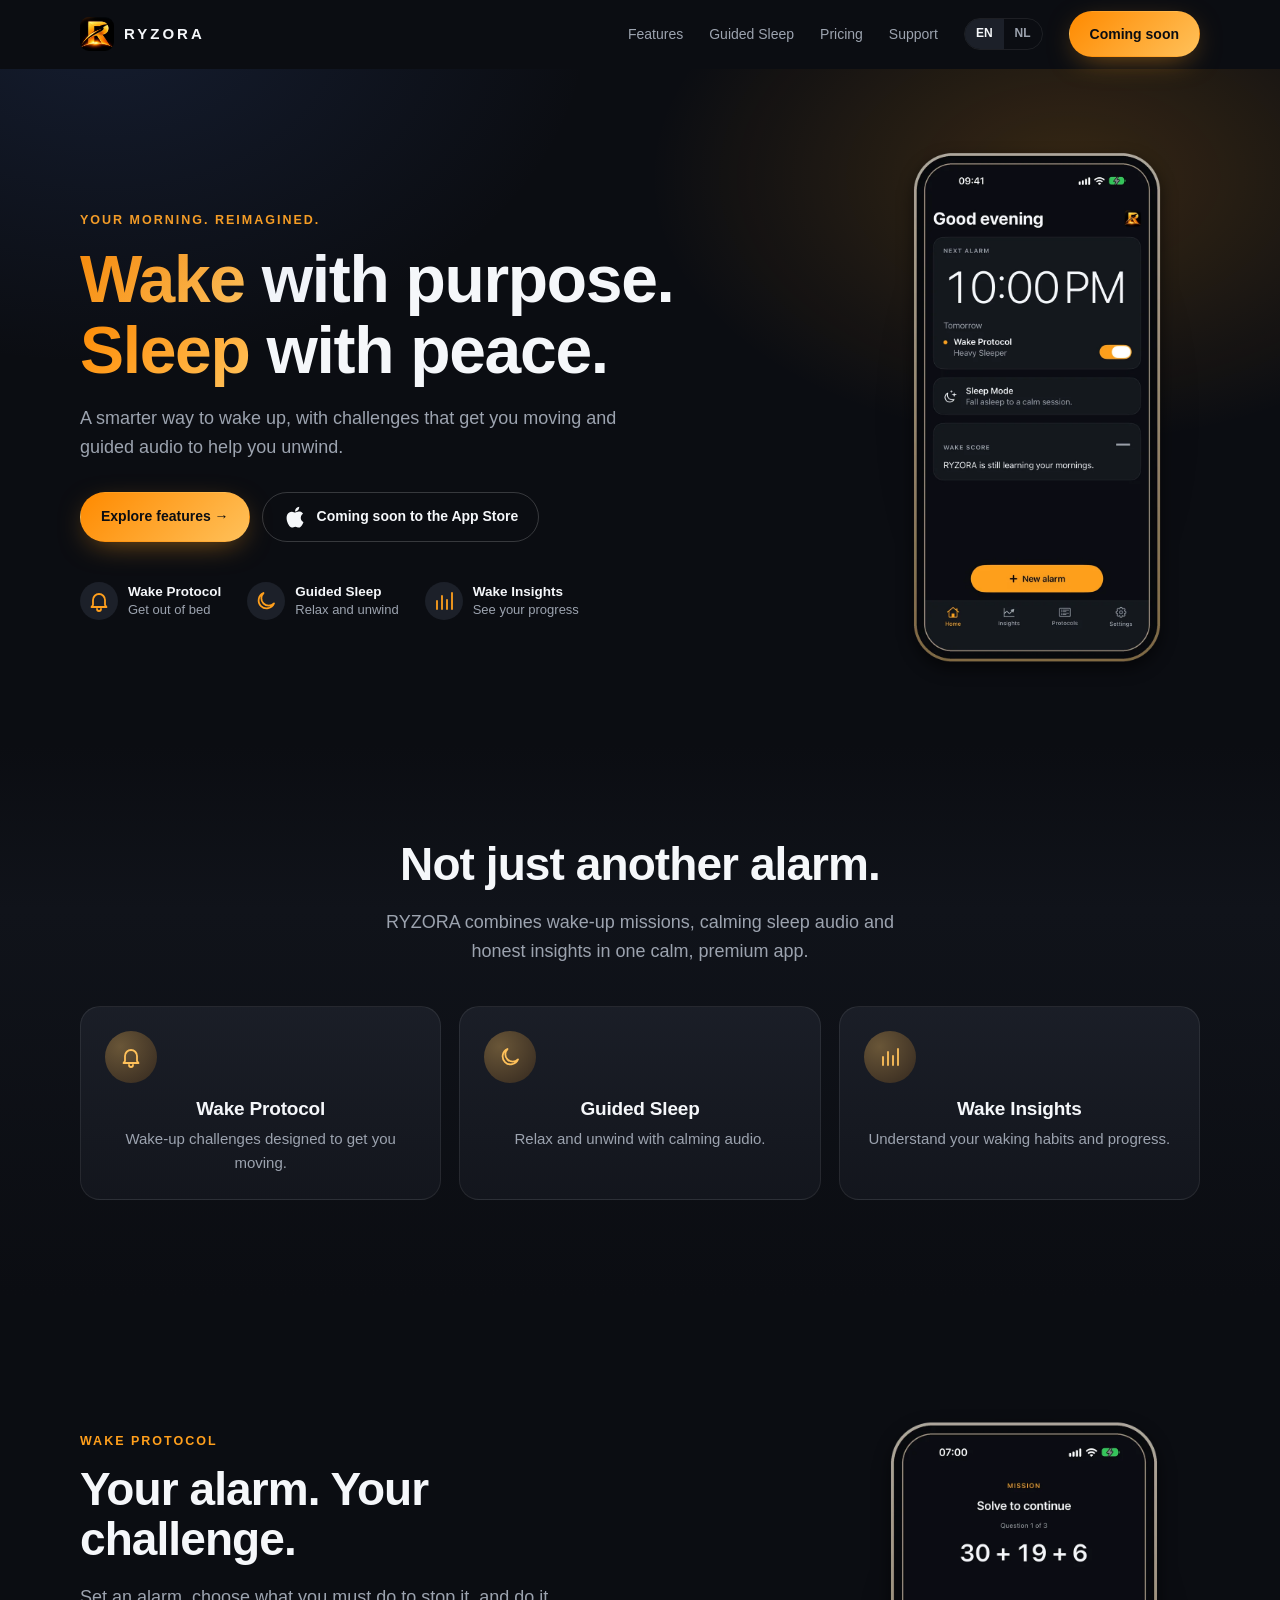
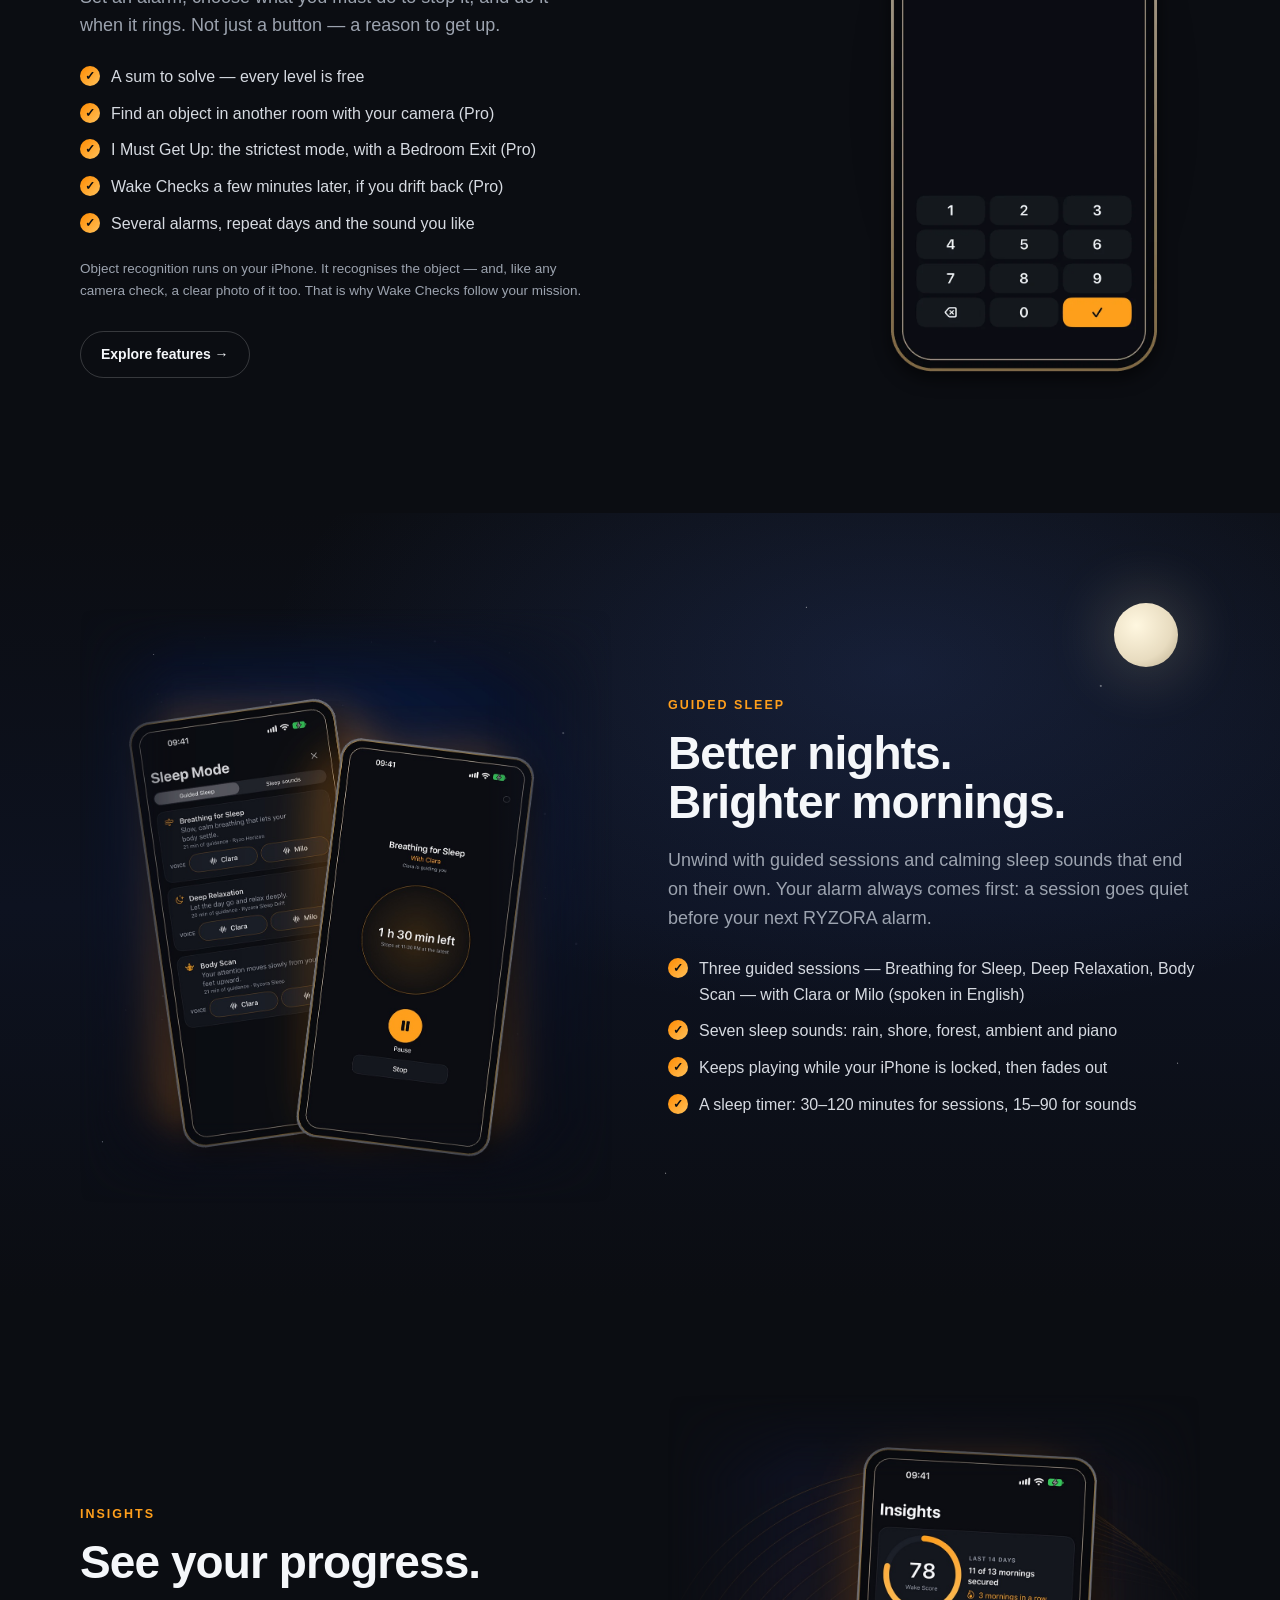
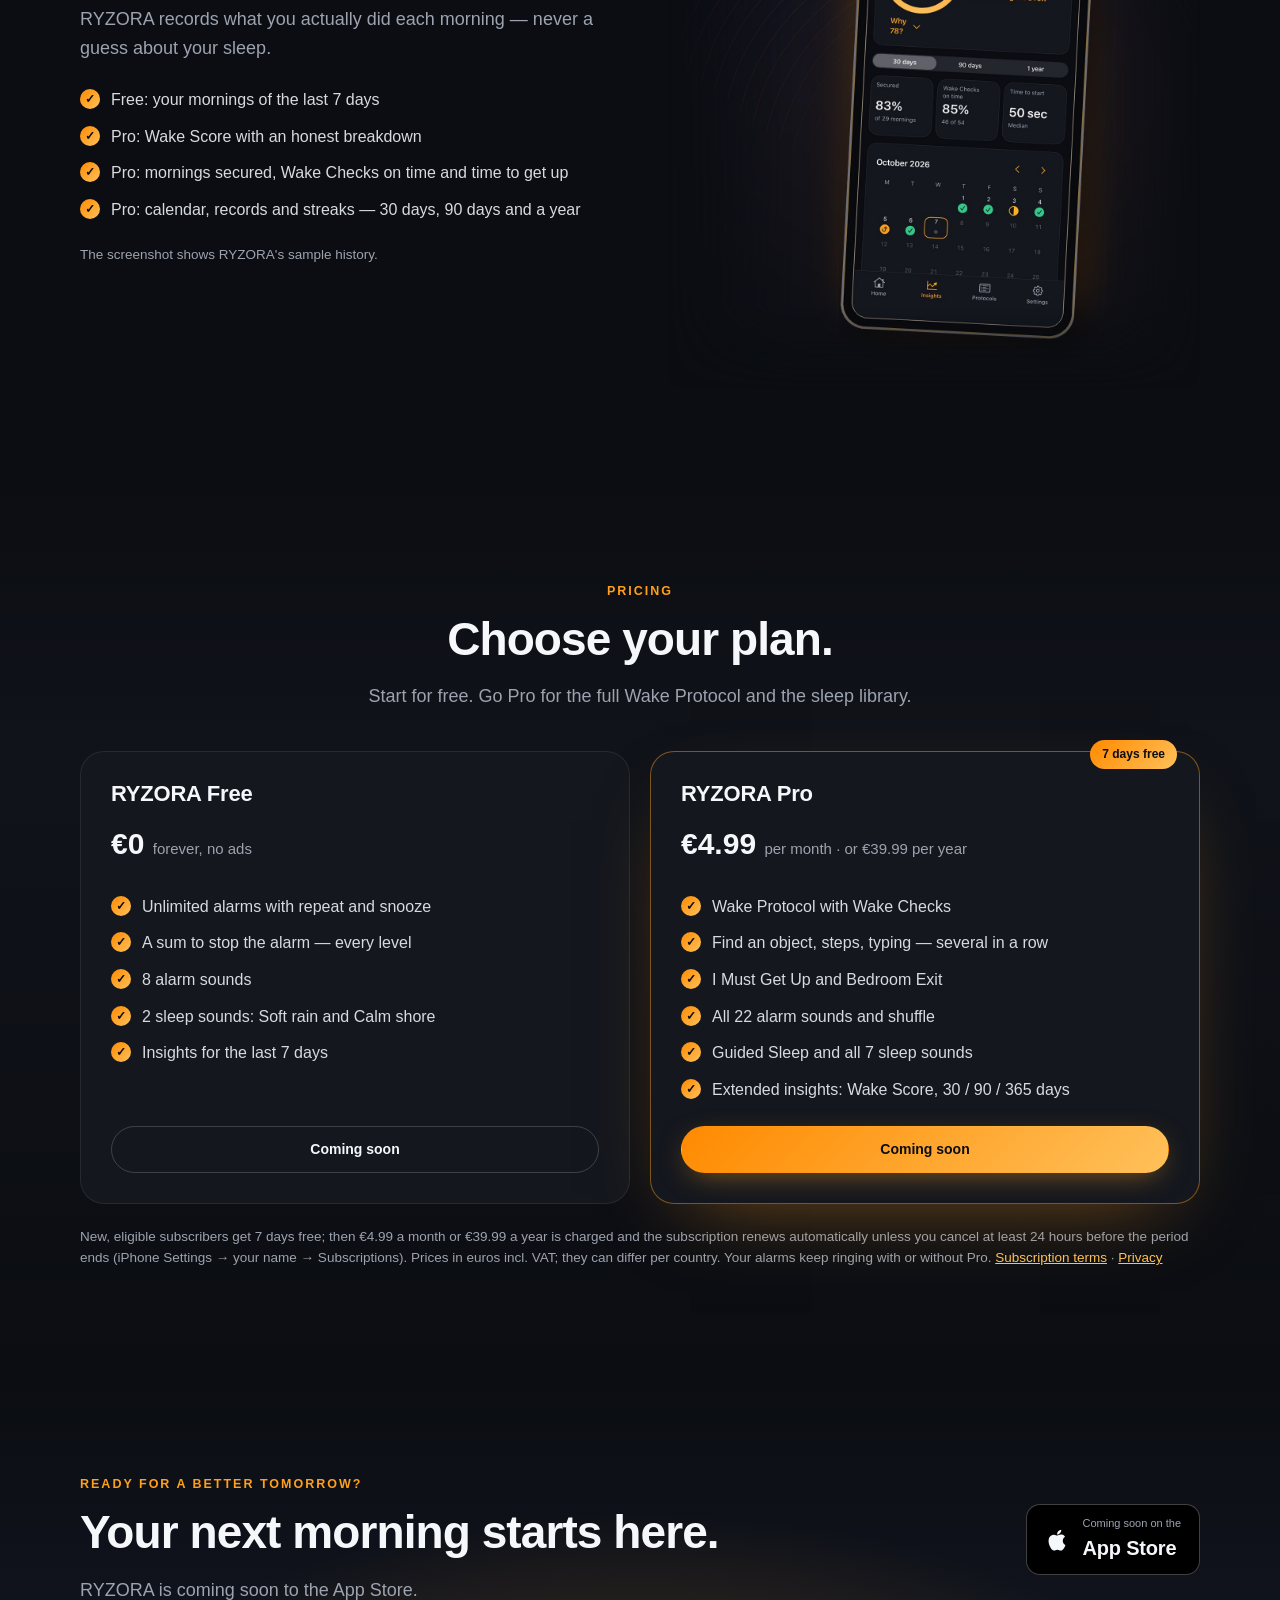
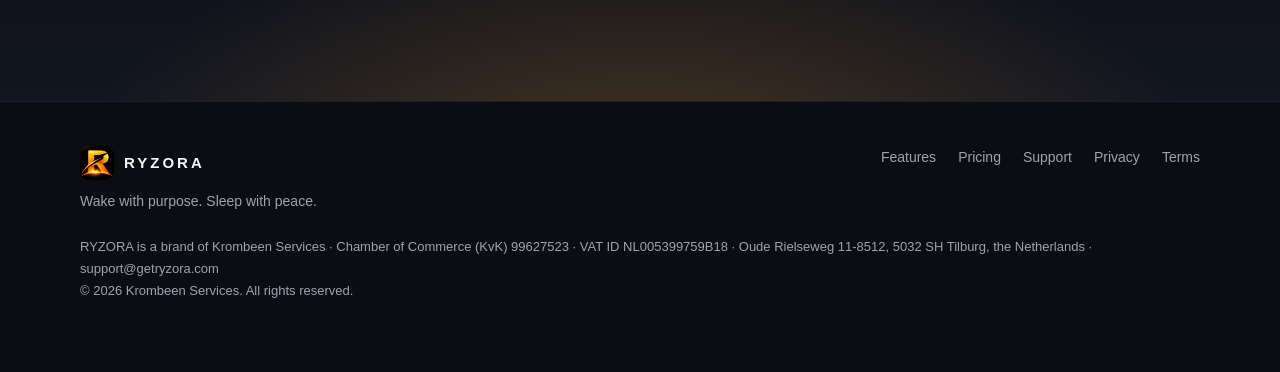
<file: index.html>
<!doctype html><html lang="en" class="no-js"><head><meta charset="utf-8">
<meta name="viewport" content="width=device-width,initial-scale=1,viewport-fit=cover">
<title>RYZORA – Wake Protocol · The alarm that gets you out of bed</title><meta name="description" content="RYZORA is an iPhone alarm with a Wake Protocol: missions that get you out of bed, Wake Checks that follow, Guided Sleep for the evening and honest insights.">
<link rel="canonical" href="https://getryzora.com/"><link rel="alternate" hreflang="en" href="https://getryzora.com/">
<link rel="alternate" hreflang="nl" href="https://getryzora.com/nl/"><link rel="alternate" hreflang="x-default" href="https://getryzora.com/">
<meta property="og:type" content="website"><meta property="og:site_name" content="RYZORA"><meta property="og:title" content="RYZORA – Wake Protocol · The alarm that gets you out of bed">
<meta property="og:description" content="RYZORA is an iPhone alarm with a Wake Protocol: missions that get you out of bed, Wake Checks that follow, Guided Sleep for the evening and honest insights."><meta property="og:url" content="https://getryzora.com/"><meta property="og:image" content="https://getryzora.com/assets/og.png">
<meta property="og:locale" content="en_US"><meta name="twitter:card" content="summary_large_image">
<meta name="theme-color" content="#0B0D12"><meta name="color-scheme" content="dark">
<link rel="icon" href="/assets/favicon-32.png" sizes="32x32"><link rel="apple-touch-icon" href="/assets/apple-touch-icon.png">
<link rel="stylesheet" href="/assets/style.css?v=20261026b"><script src="/assets/site.js?v=20261026b" defer></script></head><body><a class="skip" href="#main">Skip to content</a><header class="nav"><div class="wrap">
<a class="brand" href="/" aria-label="RYZORA home"><img src="/assets/icon-256.png" alt="" width="34" height="34">RYZORA</a>
<button class="menu-btn" type="button" aria-expanded="false" aria-controls="links" aria-label="Open menu"
data-label-open="Menu" data-label-close="Close" data-aria-open="Open menu" data-aria-close="Close menu">Menu</button>
<nav class="links" id="links" aria-label="Main"><a href="/features/">Features</a><a href="/features/#guided-sleep">Guided Sleep</a><a href="/pricing/">Pricing</a><a href="/support/">Support</a><div class="lang" role="group" aria-label="Language"><a href="/" hreflang="en" lang="en" aria-current="true">EN</a><a href="/nl/" hreflang="nl" lang="nl">NL</a></div><span class="pill gold soon" aria-label="Coming soon to the App Store">Coming soon</span></nav></div></header><main id="main">
<section class="hero"><div class="wrap split">
<div class="reveal"><p class="eyebrow">Your morning. Reimagined.</p>
<h1><span class="line"><span class="gold-text">Wake</span> with purpose.</span>
<span class="line"><span class="gold-text">Sleep</span> with peace.</span></h1>
<p class="lead">A smarter way to wake up, with challenges that get you moving and guided audio to help you unwind.</p>
<div class="actions"><a class="pill gold" href="/features/">Explore features →</a><span class="pill ghost soon"><svg width="26" height="26" viewBox="0 0 24 24" fill="currentColor" aria-hidden="true"><path d="M16.4 12.6c0-2.4 2-3.6 2.1-3.7-1.1-1.7-2.9-1.9-3.5-1.9-1.5-.2-2.9.9-3.7.9-.8 0-1.9-.9-3.2-.8-1.6 0-3.1 1-4 2.4-1.7 3-.4 7.4 1.2 9.8.8 1.2 1.8 2.5 3 2.4 1.2 0 1.7-.8 3.1-.8 1.5 0 1.9.8 3.2.8 1.3 0 2.2-1.2 3-2.4.9-1.4 1.3-2.7 1.3-2.8-.1 0-2.5-1-2.5-3.9zM14 5.5c.7-.8 1.1-1.9 1-3-1 0-2.1.7-2.8 1.5-.6.7-1.2 1.8-1 2.9 1 .1 2.1-.6 2.8-1.4z"/></svg>Coming soon to the App Store</span></div>
<div class="mini"><div><span class="ic"><svg width="24" height="24" viewBox="0 0 24 24" fill="none" stroke="currentColor" stroke-width="1.8" stroke-linecap="round" stroke-linejoin="round" aria-hidden="true"><path d="M6 16V11a6 6 0 1 1 12 0v5l1.5 2h-15z"/><path d="M10 20a2 2 0 0 0 4 0"/></svg></span><span><b>Wake Protocol</b>Get out of bed</span></div><div><span class="ic"><svg width="24" height="24" viewBox="0 0 24 24" fill="none" stroke="currentColor" stroke-width="1.8" stroke-linecap="round" stroke-linejoin="round" aria-hidden="true"><path d="M20 14.5A8 8 0 1 1 9.5 4a6.5 6.5 0 0 0 10.5 10.5z"/></svg></span><span><b>Guided Sleep</b>Relax and unwind</span></div><div><span class="ic"><svg width="24" height="24" viewBox="0 0 24 24" fill="none" stroke="currentColor" stroke-width="1.8" stroke-linecap="round" aria-hidden="true"><path d="M5 20V12M10 20V7M15 20v-9M20 20V4"/></svg></span><span><b>Wake Insights</b>See your progress</span></div></div></div>
<div class="art a-hero whole right reveal"><picture><source media="(max-width:640px)" srcset="/assets/img/phone-en-home-20261026.webp" width="900" height="1600"><img src="/assets/img/trio-en-hero-20261026.webp" alt="RYZORA: the home screen with the next alarm, an alarm ringing with Start Wake Protocol, and Guided Sleep" loading="eager" width="1344" height="1500"></picture></div></div></section>

<section class="band"><div class="wrap center"><h2 class="reveal">Not just another alarm.</h2><p class="lead reveal">RYZORA combines wake-up missions, calming sleep audio and honest insights in one calm, premium app.</p>
<div class="cards"><a class="card reveal" href="/features/#wake-protocol"><div class="ic"><svg width="24" height="24" viewBox="0 0 24 24" fill="none" stroke="currentColor" stroke-width="1.8" stroke-linecap="round" stroke-linejoin="round" aria-hidden="true"><path d="M6 16V11a6 6 0 1 1 12 0v5l1.5 2h-15z"/><path d="M10 20a2 2 0 0 0 4 0"/></svg></div><h3>Wake Protocol</h3><p>Wake-up challenges designed to get you moving.</p></a><a class="card reveal" href="/features/#guided-sleep"><div class="ic"><svg width="24" height="24" viewBox="0 0 24 24" fill="none" stroke="currentColor" stroke-width="1.8" stroke-linecap="round" stroke-linejoin="round" aria-hidden="true"><path d="M20 14.5A8 8 0 1 1 9.5 4a6.5 6.5 0 0 0 10.5 10.5z"/></svg></div><h3>Guided Sleep</h3><p>Relax and unwind with calming audio.</p></a><a class="card reveal" href="/features/#wake-insights"><div class="ic"><svg width="24" height="24" viewBox="0 0 24 24" fill="none" stroke="currentColor" stroke-width="1.8" stroke-linecap="round" aria-hidden="true"><path d="M5 20V12M10 20V7M15 20v-9M20 20V4"/></svg></div><h3>Wake Insights</h3><p>Understand your waking habits and progress.</p></a></div></div></section>

<section id="wake-protocol"><div class="wrap split wide">
<div class="reveal"><p class="eyebrow">Wake Protocol</p><h2>Your alarm. Your challenge.</h2><p class="lead">Set an alarm, choose what you must do to stop it, and do it when it rings. Not just a button — a reason to get up.</p><ul class="checks"><li>A sum to solve — every level is free</li><li>Find an object in another room with your camera (Pro)</li><li>I Must Get Up: the strictest mode, with a Bedroom Exit (Pro)</li><li>Wake Checks a few minutes later, if you drift back (Pro)</li><li>Several alarms, repeat days and the sound you like</li></ul>
<p class="fine">Object recognition runs on your iPhone. It recognises the object — and, like any camera check, a clear photo of it too. That is why Wake Checks follow your mission.</p><div class="actions"><a class="pill ghost" href="/features/">Explore features →</a></div></div>
<div class="art a-wake whole right wide reveal"><picture><source media="(max-width:640px)" srcset="/assets/img/phone-en-math-20261026.webp" width="900" height="1600"><img src="/assets/img/trio-en-wake-20261026.webp" alt="The alarm · A sum · Find an object" loading="lazy" width="1344" height="1500"></picture></div>
</div></section>

<section class="night" id="guided-sleep"><span class="moon" aria-hidden="true"></span><div class="wrap split">
<div class="art a-sleep left reveal"><picture><source media="(max-width:640px)" srcset="/assets/img/phone-en-sleep-20261026.webp" width="900" height="1600"><img src="/assets/img/art-en-sleep.jpg" alt="Guided Sleep: the sessions with Clara and Milo, and a session playing" loading="lazy" width="2400" height="1500"></picture></div>
<div class="reveal"><p class="eyebrow">Guided Sleep</p><h2>Better nights.<br>Brighter mornings.</h2><p class="lead">Unwind with guided sessions and calming sleep sounds that end on their own. Your alarm always comes first: a session goes quiet before your next RYZORA alarm.</p><ul class="checks"><li>Three guided sessions — Breathing for Sleep, Deep Relaxation, Body Scan — with Clara or Milo (spoken in English)</li><li>Seven sleep sounds: rain, shore, forest, ambient and piano</li><li>Keeps playing while your iPhone is locked, then fades out</li><li>A sleep timer: 30–120 minutes for sessions, 15–90 for sounds</li></ul></div>
</div></section>

<section><div class="wrap split">
<div class="reveal"><p class="eyebrow">Insights</p><h2>See your progress.</h2><p class="lead">RYZORA records what you actually did each morning — never a guess about your sleep.</p><ul class="checks"><li>Free: your mornings of the last 7 days</li><li>Pro: Wake Score with an honest breakdown</li><li>Pro: mornings secured, Wake Checks on time and time to get up</li><li>Pro: calendar, records and streaks — 30 days, 90 days and a year</li></ul><p class="fine">The screenshot shows RYZORA&#x27;s sample history.</p></div>
<div class="art a-insights right reveal"><picture><source media="(max-width:640px)" srcset="/assets/img/phone-en-insights-20261026.webp" width="900" height="1600"><img src="/assets/img/art-en-insights.jpg" alt="RYZORA Insights with sample history" loading="lazy" width="2400" height="1500"></picture></div>
</div></section>

<section class="band" id="pricing"><div class="wrap"><div class="center"><p class="eyebrow reveal">Pricing</p><h2 class="reveal">Choose your plan.</h2>
<p class="lead reveal">Start for free. Go Pro for the full Wake Protocol and the sleep library.</p></div><div class="plans">
<div class="plan reveal"><h3>RYZORA Free</h3><p class="price">€0 <small>forever, no ads</small></p><ul class="checks"><li>Unlimited alarms with repeat and snooze</li><li>A sum to stop the alarm — every level</li><li>8 alarm sounds</li><li>2 sleep sounds: Soft rain and Calm shore</li><li>Insights for the last 7 days</li></ul><span class="pill ghost soon">Coming soon</span></div>
<div class="plan pro reveal"><span class="tag">7 days free</span><h3>RYZORA Pro</h3><p class="price">€4.99 <small>per month · or €39.99 per year</small></p><ul class="checks"><li>Wake Protocol with Wake Checks</li><li>Find an object, steps, typing — several in a row</li><li>I Must Get Up and Bedroom Exit</li><li>All 22 alarm sounds and shuffle</li><li>Guided Sleep and all 7 sleep sounds</li><li>Extended insights: Wake Score, 30 / 90 / 365 days</li></ul><span class="pill gold soon">Coming soon</span></div>
</div><p class="fine">New, eligible subscribers get 7 days free; then €4.99 a month or €39.99 a year is charged and the subscription renews automatically unless you cancel at least 24 hours before the period ends (iPhone Settings → your name → Subscriptions). Prices in euros incl. VAT; they can differ per country. Your alarms keep ringing with or without Pro. <a href="/terms/">Subscription terms</a> · <a href="/privacy/">Privacy</a></p></div></section>

<section class="cta"><div class="wrap cta-box reveal"><div><p class="eyebrow">Ready for a better tomorrow?</p><h2>Your next morning starts here.</h2><p class="lead">RYZORA is coming soon to the App Store.</p></div><span class="store" role="img" aria-label="Coming soon to the App Store"><svg width="26" height="26" viewBox="0 0 24 24" fill="currentColor" aria-hidden="true"><path d="M16.4 12.6c0-2.4 2-3.6 2.1-3.7-1.1-1.7-2.9-1.9-3.5-1.9-1.5-.2-2.9.9-3.7.9-.8 0-1.9-.9-3.2-.8-1.6 0-3.1 1-4 2.4-1.7 3-.4 7.4 1.2 9.8.8 1.2 1.8 2.5 3 2.4 1.2 0 1.7-.8 3.1-.8 1.5 0 1.9.8 3.2.8 1.3 0 2.2-1.2 3-2.4.9-1.4 1.3-2.7 1.3-2.8-.1 0-2.5-1-2.5-3.9zM14 5.5c.7-.8 1.1-1.9 1-3-1 0-2.1.7-2.8 1.5-.6.7-1.2 1.8-1 2.9 1 .1 2.1-.6 2.8-1.4z"/></svg><span><small>Coming soon on the</small><b>App Store</b></span></span></div></section>
</main><footer><div class="wrap"><div class="cols">
<div><a class="brand" href="/"><img src="/assets/icon-256.png" alt="" width="34" height="34">RYZORA</a>
<p style="margin:10px 0 0">Wake with purpose. Sleep with peace.</p></div><nav aria-label="Footer"><a href="/features/">Features</a><a href="/pricing/">Pricing</a><a href="/support/">Support</a><a href="/privacy/">Privacy</a><a href="/terms/">Terms</a></nav></div>
<p class="legal">RYZORA is a brand of Krombeen Services · Chamber of Commerce (KvK) 99627523 · <span style="white-space:nowrap">VAT ID NL005399759B18</span> · Oude Rielseweg 11-8512, 5032 SH Tilburg, the Netherlands · <a href="mailto:support@getryzora.com">support@getryzora.com</a><br>
© 2026 Krombeen Services. All rights reserved.</p></div></footer></body></html>
</file>
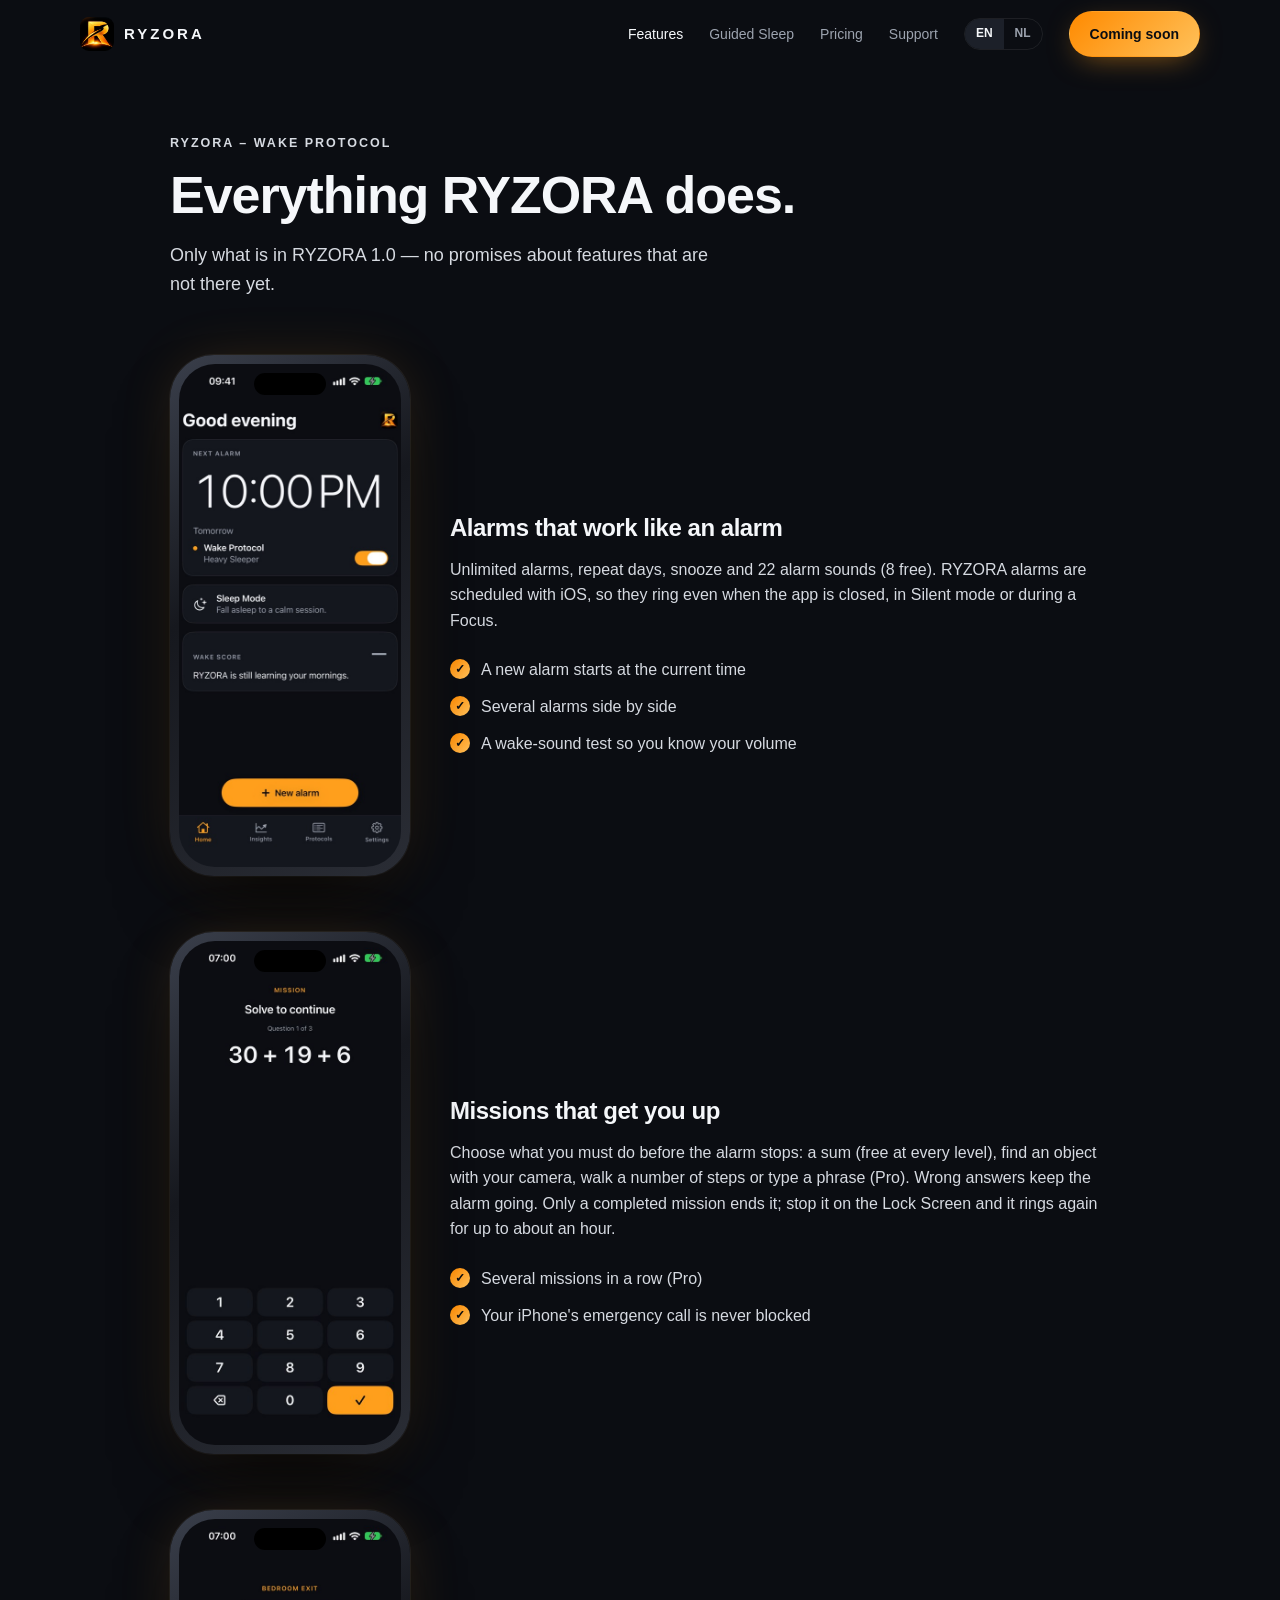
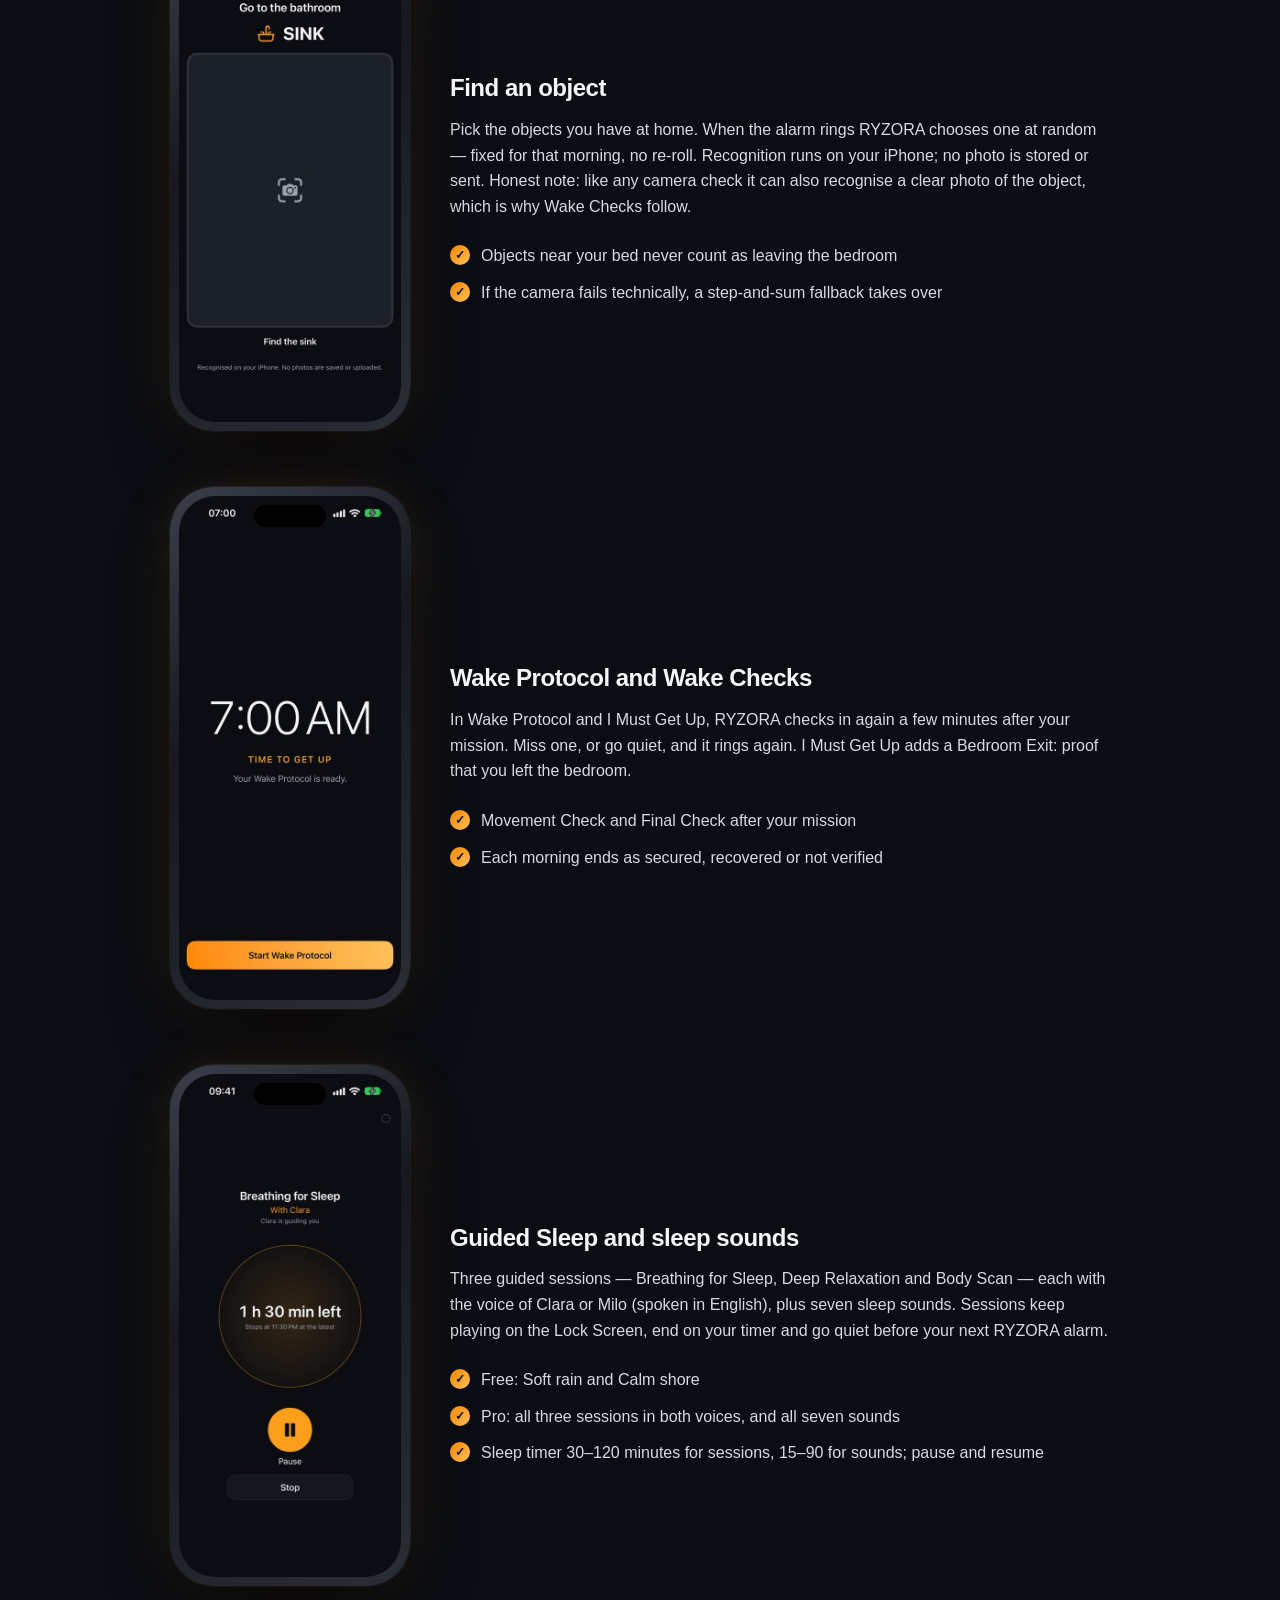
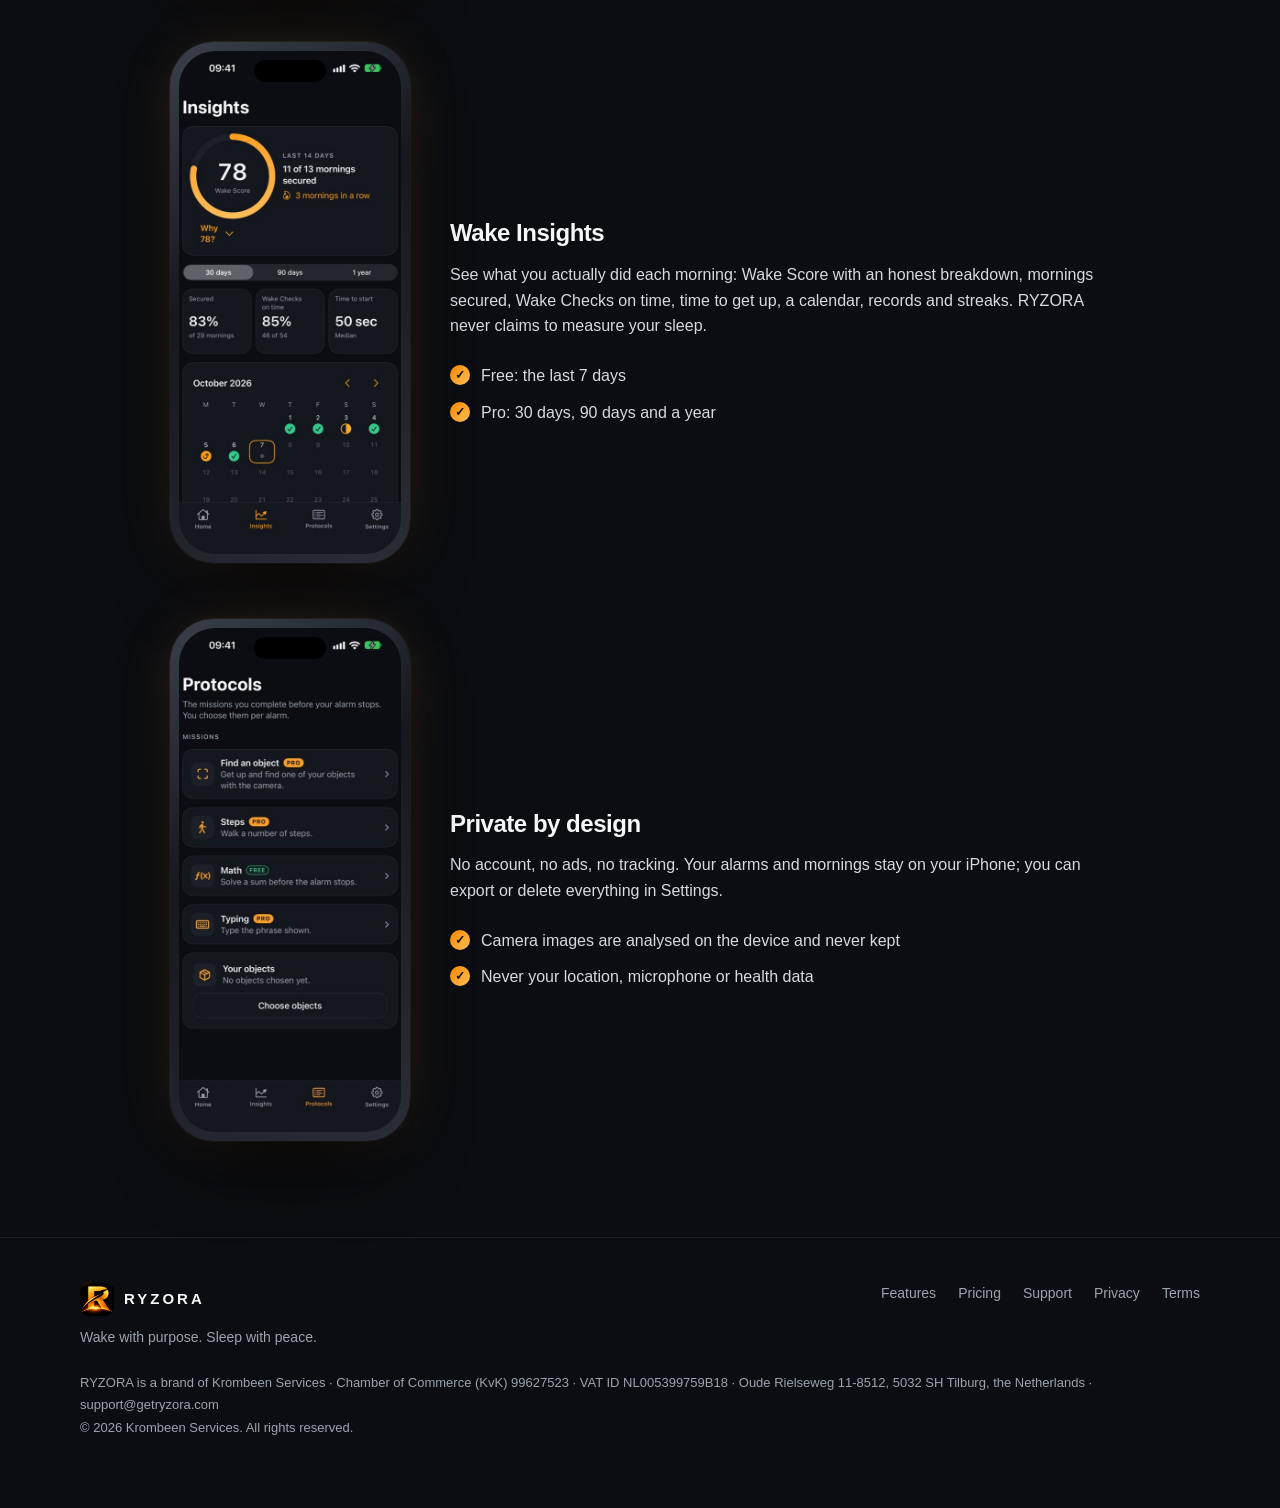
<file: features/index.html>
<!doctype html><html lang="en" class="no-js"><head><meta charset="utf-8">
<meta name="viewport" content="width=device-width,initial-scale=1,viewport-fit=cover">
<title>Features · RYZORA – Wake Protocol</title><meta name="description" content="Only what is in RYZORA 1.0 — no promises about features that are not there yet.">
<link rel="canonical" href="https://getryzora.com/features/"><link rel="alternate" hreflang="en" href="https://getryzora.com/features/">
<link rel="alternate" hreflang="nl" href="https://getryzora.com/nl/features/"><link rel="alternate" hreflang="x-default" href="https://getryzora.com/features/">
<meta property="og:type" content="website"><meta property="og:site_name" content="RYZORA"><meta property="og:title" content="Features · RYZORA – Wake Protocol">
<meta property="og:description" content="Only what is in RYZORA 1.0 — no promises about features that are not there yet."><meta property="og:url" content="https://getryzora.com/features/"><meta property="og:image" content="https://getryzora.com/assets/og.png">
<meta property="og:locale" content="en_US"><meta name="twitter:card" content="summary_large_image">
<meta name="theme-color" content="#0B0D12"><meta name="color-scheme" content="dark">
<link rel="icon" href="/assets/favicon-32.png" sizes="32x32"><link rel="apple-touch-icon" href="/assets/apple-touch-icon.png">
<link rel="stylesheet" href="/assets/style.css?v=20261026b"><script src="/assets/site.js?v=20261026b" defer></script></head><body><a class="skip" href="#main">Skip to content</a><header class="nav"><div class="wrap">
<a class="brand" href="/" aria-label="RYZORA home"><img src="/assets/icon-256.png" alt="" width="34" height="34">RYZORA</a>
<button class="menu-btn" type="button" aria-expanded="false" aria-controls="links" aria-label="Open menu"
data-label-open="Menu" data-label-close="Close" data-aria-open="Open menu" data-aria-close="Close menu">Menu</button>
<nav class="links" id="links" aria-label="Main"><a href="/features/" aria-current="page">Features</a><a href="/features/#guided-sleep">Guided Sleep</a><a href="/pricing/">Pricing</a><a href="/support/">Support</a><div class="lang" role="group" aria-label="Language"><a href="/features/" hreflang="en" lang="en" aria-current="true">EN</a><a href="/nl/features/" hreflang="nl" lang="nl">NL</a></div><span class="pill gold soon" aria-label="Coming soon to the App Store">Coming soon</span></nav></div></header><main id="main">
<section class="page"><div class="wrap" style="max-width:980px"><p class="eyebrow">RYZORA – Wake Protocol</p><h1>Everything RYZORA does.</h1><p class="lead">Only what is in RYZORA 1.0 — no promises about features that are not there yet.</p><div class="feature reveal" id="wake-protocol"><div class="phone "><img src="/assets/img/en-home.jpg" alt="Alarms that work like an alarm" loading="lazy" width="1100" height="2390"></div><div><h2>Alarms that work like an alarm</h2><p>Unlimited alarms, repeat days, snooze and 22 alarm sounds (8 free). RYZORA alarms are scheduled with iOS, so they ring even when the app is closed, in Silent mode or during a Focus.</p><ul class="checks"><li>A new alarm starts at the current time</li><li>Several alarms side by side</li><li>A wake-sound test so you know your volume</li></ul></div></div><div class="feature reveal" id="missions"><div class="phone "><img src="/assets/img/en-math.jpg" alt="Missions that get you up" loading="lazy" width="1100" height="2390"></div><div><h2>Missions that get you up</h2><p>Choose what you must do before the alarm stops: a sum (free at every level), find an object with your camera, walk a number of steps or type a phrase (Pro). Wrong answers keep the alarm going. Only a completed mission ends it; stop it on the Lock Screen and it rings again for up to about an hour.</p><ul class="checks"><li>Several missions in a row (Pro)</li><li>Your iPhone&#x27;s emergency call is never blocked</li></ul></div></div><div class="feature reveal" id="find-an-object"><div class="phone "><img src="/assets/img/en-object.jpg" alt="Find an object" loading="lazy" width="1100" height="2390"></div><div><h2>Find an object</h2><p>Pick the objects you have at home. When the alarm rings RYZORA chooses one at random — fixed for that morning, no re-roll. Recognition runs on your iPhone; no photo is stored or sent. Honest note: like any camera check it can also recognise a clear photo of the object, which is why Wake Checks follow.</p><ul class="checks"><li>Objects near your bed never count as leaving the bedroom</li><li>If the camera fails technically, a step-and-sum fallback takes over</li></ul></div></div><div class="feature reveal" id="wake-checks"><div class="phone "><img src="/assets/img/en-ringing.jpg" alt="Wake Protocol and Wake Checks" loading="lazy" width="1100" height="2390"></div><div><h2>Wake Protocol and Wake Checks</h2><p>In Wake Protocol and I Must Get Up, RYZORA checks in again a few minutes after your mission. Miss one, or go quiet, and it rings again. I Must Get Up adds a Bedroom Exit: proof that you left the bedroom.</p><ul class="checks"><li>Movement Check and Final Check after your mission</li><li>Each morning ends as secured, recovered or not verified</li></ul></div></div><div class="feature reveal" id="guided-sleep"><div class="phone "><img src="/assets/img/en-sleep-playing.jpg" alt="Guided Sleep and sleep sounds" loading="lazy" width="1100" height="2390"></div><div><h2>Guided Sleep and sleep sounds</h2><p>Three guided sessions — Breathing for Sleep, Deep Relaxation and Body Scan — each with the voice of Clara or Milo (spoken in English), plus seven sleep sounds. Sessions keep playing on the Lock Screen, end on your timer and go quiet before your next RYZORA alarm.</p><ul class="checks"><li>Free: Soft rain and Calm shore</li><li>Pro: all three sessions in both voices, and all seven sounds</li><li>Sleep timer 30–120 minutes for sessions, 15–90 for sounds; pause and resume</li></ul></div></div><div class="feature reveal" id="wake-insights"><div class="phone "><img src="/assets/img/en-insights.jpg" alt="Wake Insights" loading="lazy" width="1100" height="2390"></div><div><h2>Wake Insights</h2><p>See what you actually did each morning: Wake Score with an honest breakdown, mornings secured, Wake Checks on time, time to get up, a calendar, records and streaks. RYZORA never claims to measure your sleep.</p><ul class="checks"><li>Free: the last 7 days</li><li>Pro: 30 days, 90 days and a year</li></ul></div></div><div class="feature reveal" id="privacy"><div class="phone "><img src="/assets/img/en-protocols.jpg" alt="Private by design" loading="lazy" width="1100" height="2390"></div><div><h2>Private by design</h2><p>No account, no ads, no tracking. Your alarms and mornings stay on your iPhone; you can export or delete everything in Settings.</p><ul class="checks"><li>Camera images are analysed on the device and never kept</li><li>Never your location, microphone or health data</li></ul></div></div></div></section></main><footer><div class="wrap"><div class="cols">
<div><a class="brand" href="/"><img src="/assets/icon-256.png" alt="" width="34" height="34">RYZORA</a>
<p style="margin:10px 0 0">Wake with purpose. Sleep with peace.</p></div><nav aria-label="Footer"><a href="/features/">Features</a><a href="/pricing/">Pricing</a><a href="/support/">Support</a><a href="/privacy/">Privacy</a><a href="/terms/">Terms</a></nav></div>
<p class="legal">RYZORA is a brand of Krombeen Services · Chamber of Commerce (KvK) 99627523 · <span style="white-space:nowrap">VAT ID NL005399759B18</span> · Oude Rielseweg 11-8512, 5032 SH Tilburg, the Netherlands · <a href="mailto:support@getryzora.com">support@getryzora.com</a><br>
© 2026 Krombeen Services. All rights reserved.</p></div></footer></body></html>
</file>
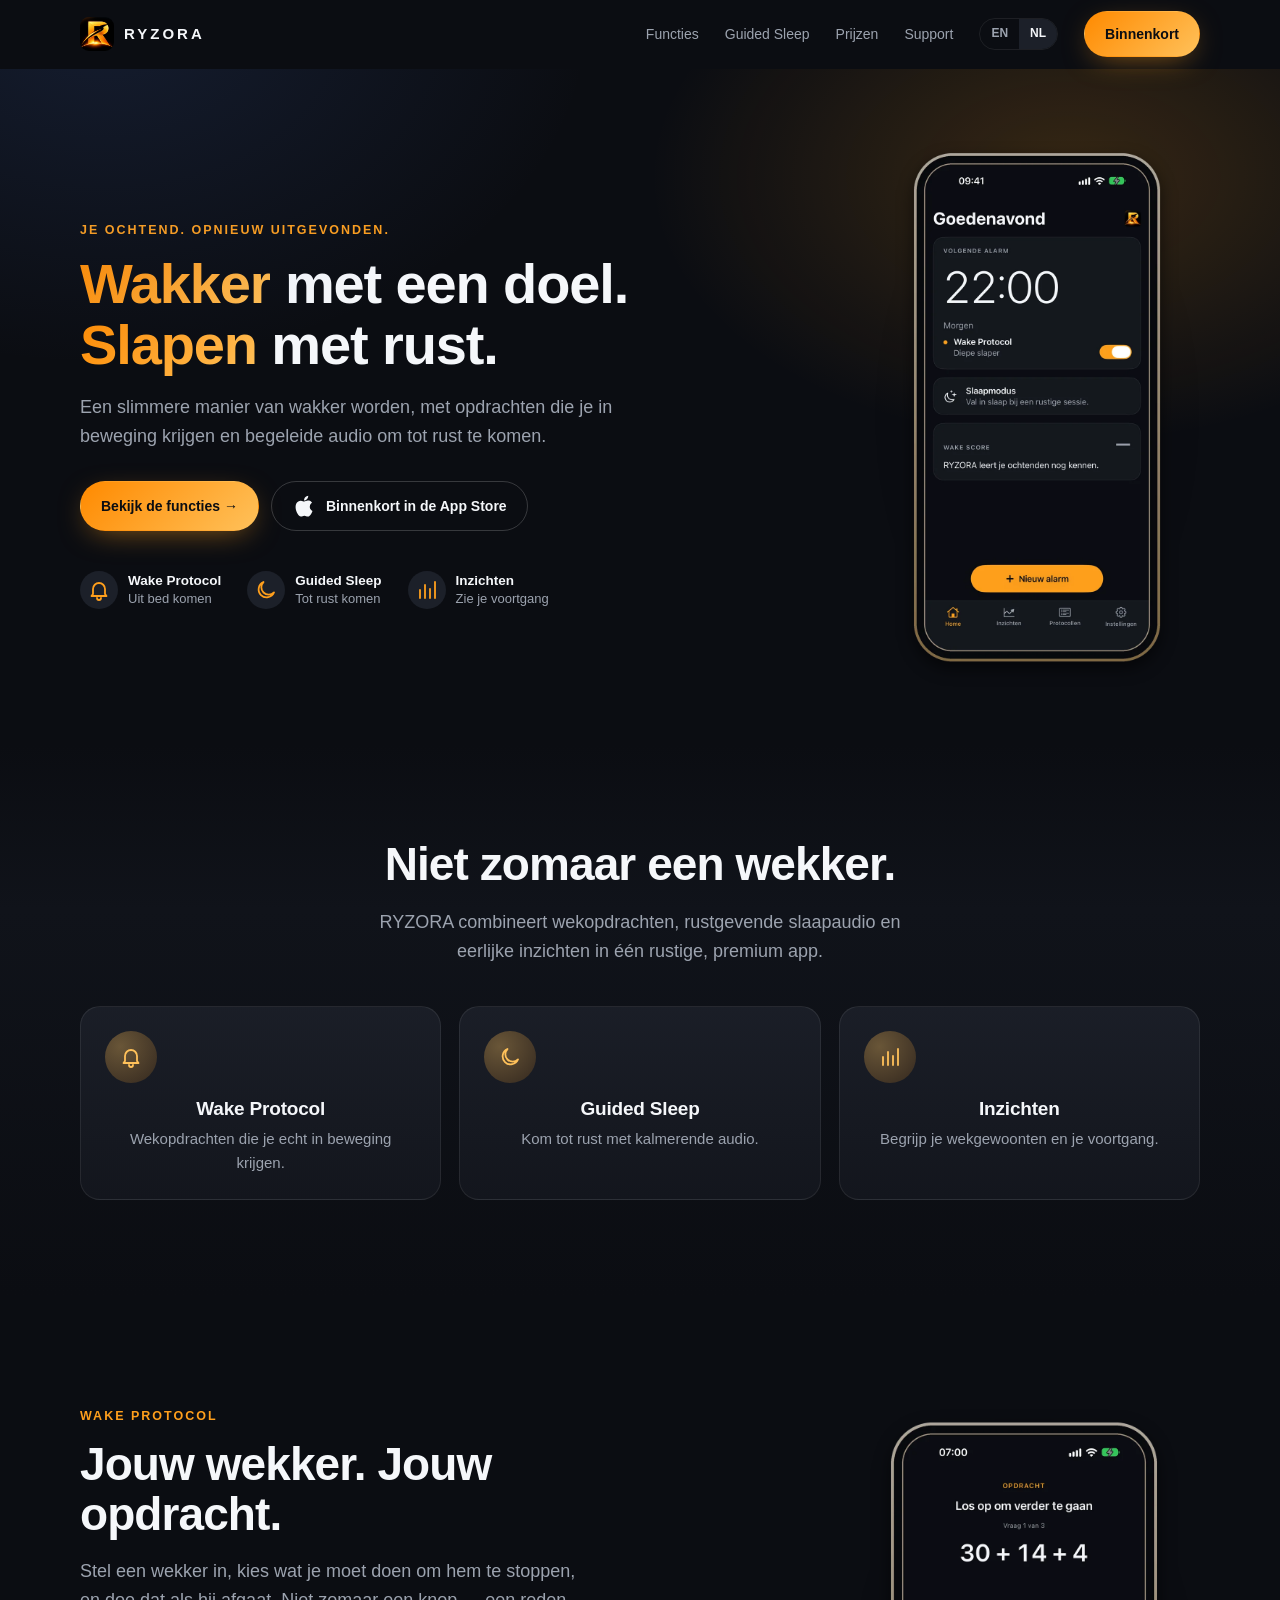
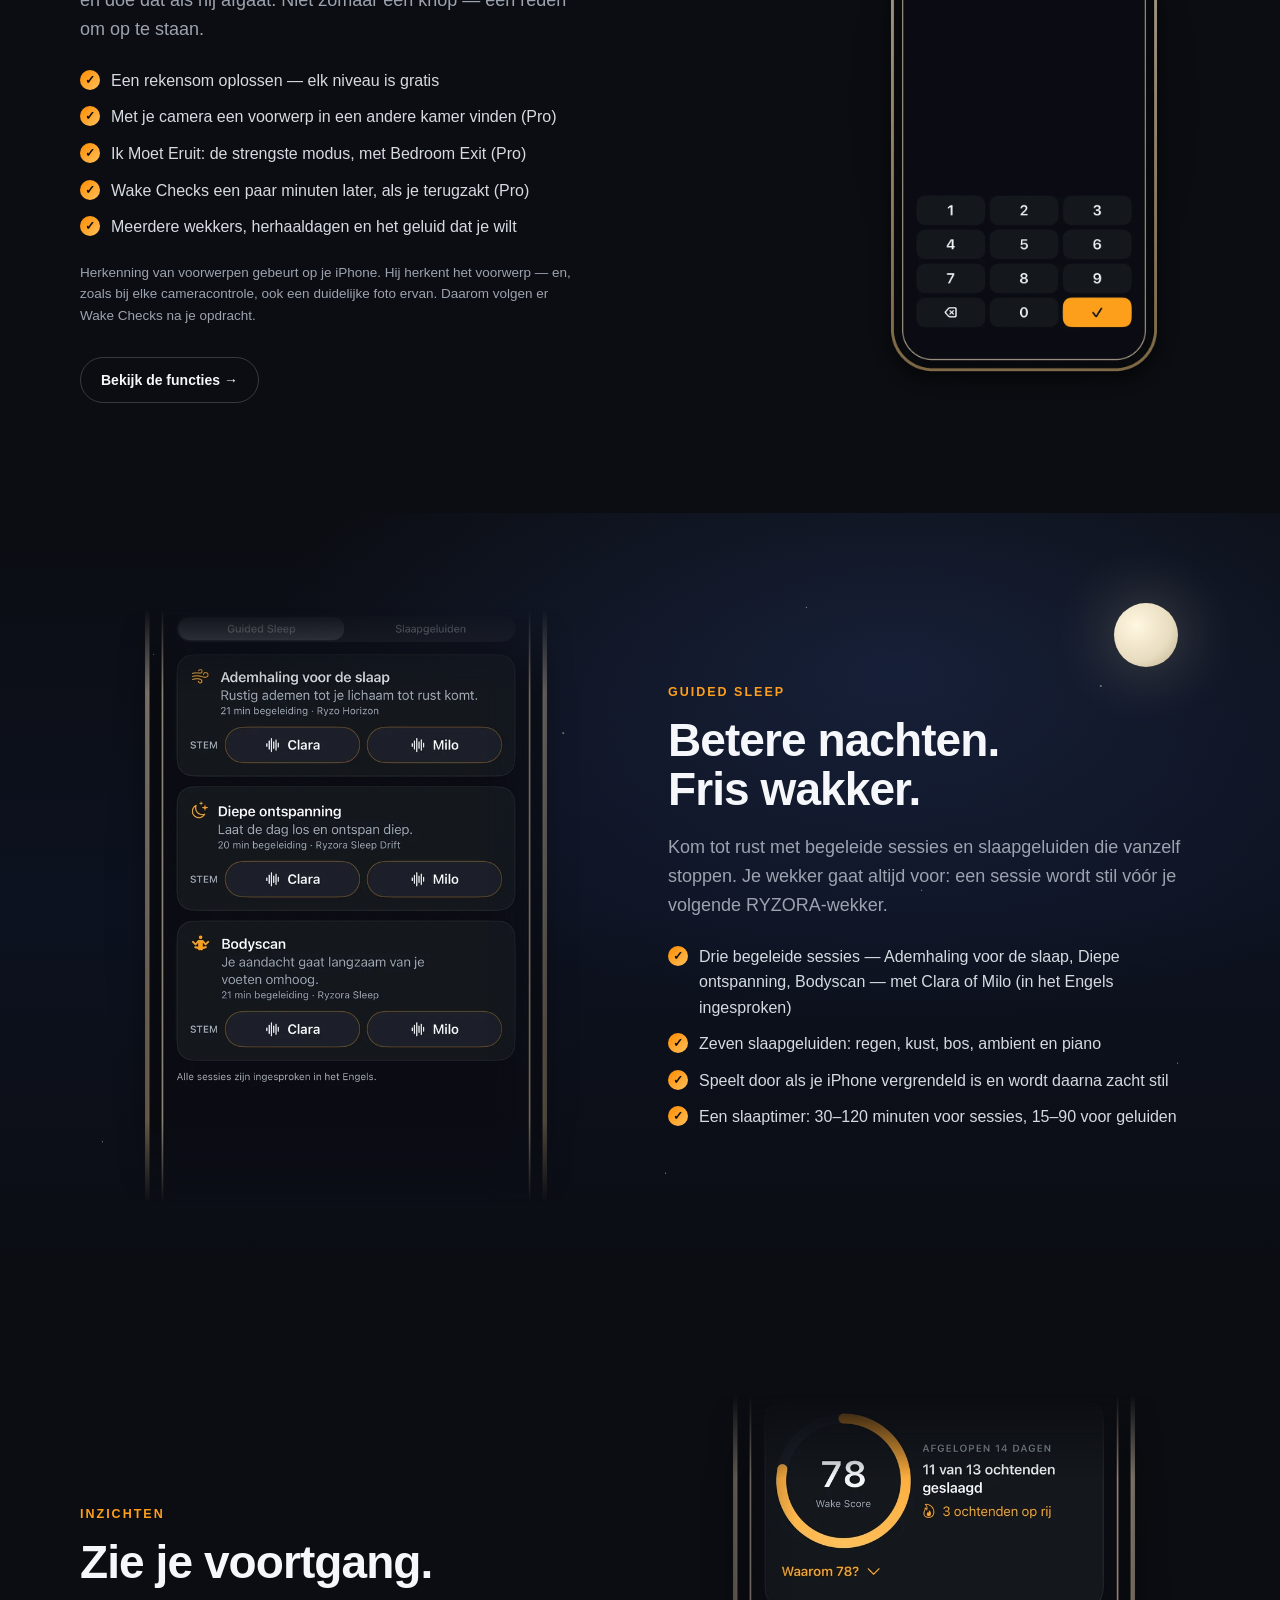
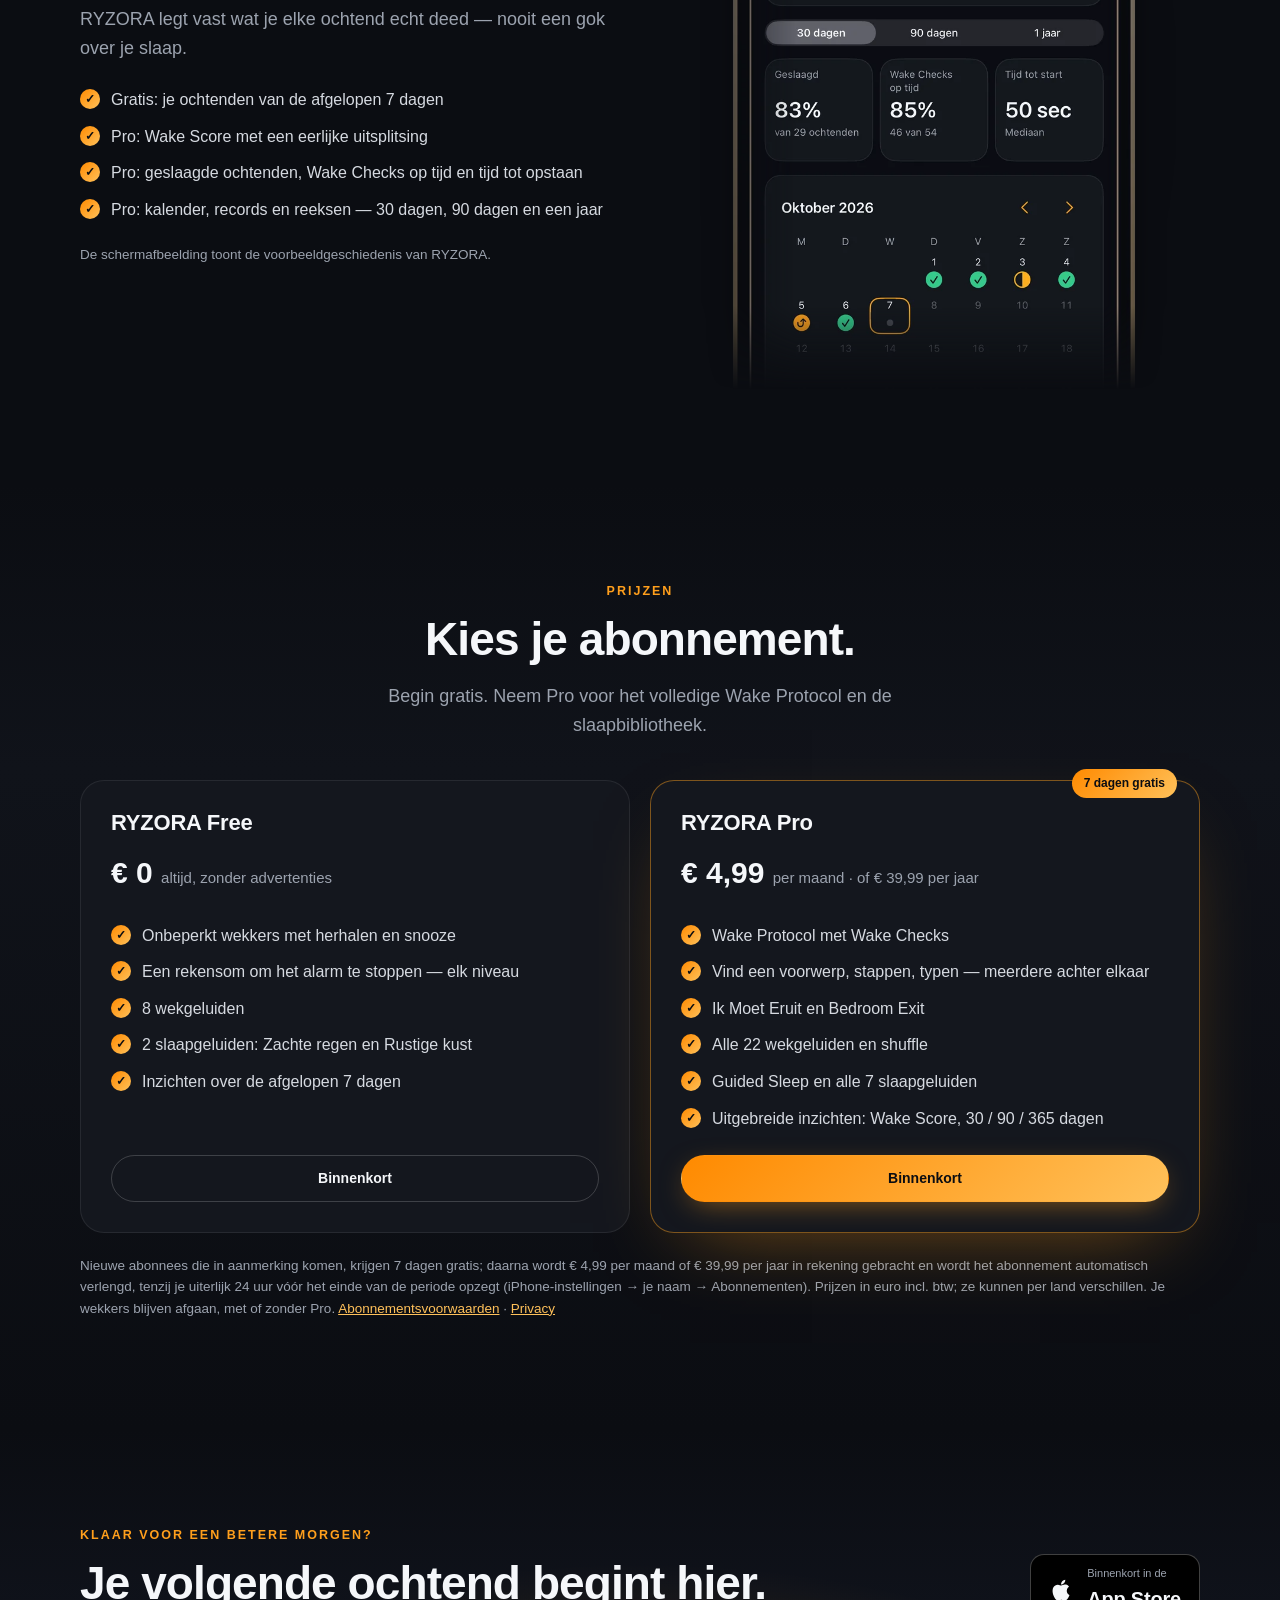
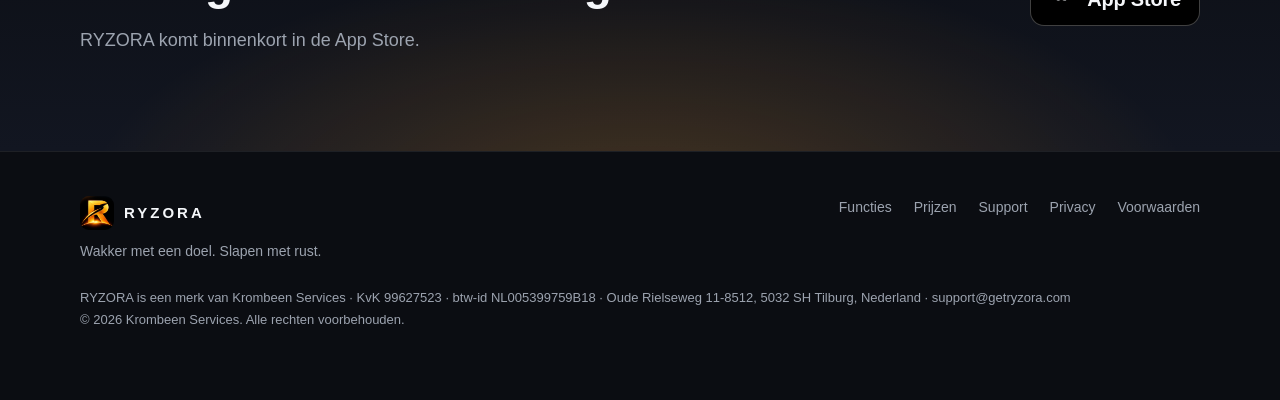
<file: nl/index.html>
<!doctype html><html lang="nl" class="no-js"><head><meta charset="utf-8">
<meta name="viewport" content="width=device-width,initial-scale=1,viewport-fit=cover">
<title>RYZORA – Wake Protocol · De wekker die je uit bed krijgt</title><meta name="description" content="RYZORA is een iPhone-wekker met een Wake Protocol: opdrachten die je uit bed halen, Wake Checks die volgen, Guided Sleep voor de avond en eerlijke inzichten.">
<link rel="canonical" href="https://getryzora.com/nl/"><link rel="alternate" hreflang="nl" href="https://getryzora.com/nl/">
<link rel="alternate" hreflang="en" href="https://getryzora.com/"><link rel="alternate" hreflang="x-default" href="https://getryzora.com/">
<meta property="og:type" content="website"><meta property="og:site_name" content="RYZORA"><meta property="og:title" content="RYZORA – Wake Protocol · De wekker die je uit bed krijgt">
<meta property="og:description" content="RYZORA is een iPhone-wekker met een Wake Protocol: opdrachten die je uit bed halen, Wake Checks die volgen, Guided Sleep voor de avond en eerlijke inzichten."><meta property="og:url" content="https://getryzora.com/nl/"><meta property="og:image" content="https://getryzora.com/assets/og.png">
<meta property="og:locale" content="nl_NL"><meta name="twitter:card" content="summary_large_image">
<meta name="theme-color" content="#0B0D12"><meta name="color-scheme" content="dark">
<link rel="icon" href="/assets/favicon-32.png" sizes="32x32"><link rel="apple-touch-icon" href="/assets/apple-touch-icon.png">
<link rel="stylesheet" href="/assets/style.css?v=20261026b"><script src="/assets/site.js?v=20261026b" defer></script></head><body><a class="skip" href="#main">Naar de inhoud</a><header class="nav"><div class="wrap">
<a class="brand" href="/nl/" aria-label="RYZORA home"><img src="/assets/icon-256.png" alt="" width="34" height="34">RYZORA</a>
<button class="menu-btn" type="button" aria-expanded="false" aria-controls="links" aria-label="Menu openen"
data-label-open="Menu" data-label-close="Sluiten" data-aria-open="Menu openen" data-aria-close="Menu sluiten">Menu</button>
<nav class="links" id="links" aria-label="Main"><a href="/nl/features/">Functies</a><a href="/nl/features/#guided-sleep">Guided Sleep</a><a href="/nl/pricing/">Prijzen</a><a href="/nl/support/">Support</a><div class="lang" role="group" aria-label="Language"><a href="/" hreflang="en" lang="en">EN</a><a href="/nl/" hreflang="nl" lang="nl" aria-current="true">NL</a></div><span class="pill gold soon" aria-label="Binnenkort in de App Store">Binnenkort</span></nav></div></header><main id="main">
<section class="hero"><div class="wrap split">
<div class="reveal"><p class="eyebrow">Je ochtend. Opnieuw uitgevonden.</p>
<h1><span class="line"><span class="gold-text">Wakker</span> met een doel.</span>
<span class="line"><span class="gold-text">Slapen</span> met rust.</span></h1>
<p class="lead">Een slimmere manier van wakker worden, met opdrachten die je in beweging krijgen en begeleide audio om tot rust te komen.</p>
<div class="actions"><a class="pill gold" href="/nl/features/">Bekijk de functies →</a><span class="pill ghost soon"><svg width="26" height="26" viewBox="0 0 24 24" fill="currentColor" aria-hidden="true"><path d="M16.4 12.6c0-2.4 2-3.6 2.1-3.7-1.1-1.7-2.9-1.9-3.5-1.9-1.5-.2-2.9.9-3.7.9-.8 0-1.9-.9-3.2-.8-1.6 0-3.1 1-4 2.4-1.7 3-.4 7.4 1.2 9.8.8 1.2 1.8 2.5 3 2.4 1.2 0 1.7-.8 3.1-.8 1.5 0 1.9.8 3.2.8 1.3 0 2.2-1.2 3-2.4.9-1.4 1.3-2.7 1.3-2.8-.1 0-2.5-1-2.5-3.9zM14 5.5c.7-.8 1.1-1.9 1-3-1 0-2.1.7-2.8 1.5-.6.7-1.2 1.8-1 2.9 1 .1 2.1-.6 2.8-1.4z"/></svg>Binnenkort in de App Store</span></div>
<div class="mini"><div><span class="ic"><svg width="24" height="24" viewBox="0 0 24 24" fill="none" stroke="currentColor" stroke-width="1.8" stroke-linecap="round" stroke-linejoin="round" aria-hidden="true"><path d="M6 16V11a6 6 0 1 1 12 0v5l1.5 2h-15z"/><path d="M10 20a2 2 0 0 0 4 0"/></svg></span><span><b>Wake Protocol</b>Uit bed komen</span></div><div><span class="ic"><svg width="24" height="24" viewBox="0 0 24 24" fill="none" stroke="currentColor" stroke-width="1.8" stroke-linecap="round" stroke-linejoin="round" aria-hidden="true"><path d="M20 14.5A8 8 0 1 1 9.5 4a6.5 6.5 0 0 0 10.5 10.5z"/></svg></span><span><b>Guided Sleep</b>Tot rust komen</span></div><div><span class="ic"><svg width="24" height="24" viewBox="0 0 24 24" fill="none" stroke="currentColor" stroke-width="1.8" stroke-linecap="round" aria-hidden="true"><path d="M5 20V12M10 20V7M15 20v-9M20 20V4"/></svg></span><span><b>Inzichten</b>Zie je voortgang</span></div></div></div>
<div class="art a-hero whole right reveal"><picture><source media="(max-width:640px)" srcset="/assets/img/phone-nl-home-20261026.webp" width="900" height="1600"><img src="/assets/img/trio-nl-hero-20261026.webp" alt="RYZORA: the home screen with the next alarm, an alarm ringing with Start Wake Protocol, and Guided Sleep" loading="eager" width="1344" height="1500"></picture></div></div></section>

<section class="band"><div class="wrap center"><h2 class="reveal">Niet zomaar een wekker.</h2><p class="lead reveal">RYZORA combineert wekopdrachten, rustgevende slaapaudio en eerlijke inzichten in één rustige, premium app.</p>
<div class="cards"><a class="card reveal" href="/nl/features/#wake-protocol"><div class="ic"><svg width="24" height="24" viewBox="0 0 24 24" fill="none" stroke="currentColor" stroke-width="1.8" stroke-linecap="round" stroke-linejoin="round" aria-hidden="true"><path d="M6 16V11a6 6 0 1 1 12 0v5l1.5 2h-15z"/><path d="M10 20a2 2 0 0 0 4 0"/></svg></div><h3>Wake Protocol</h3><p>Wekopdrachten die je echt in beweging krijgen.</p></a><a class="card reveal" href="/nl/features/#guided-sleep"><div class="ic"><svg width="24" height="24" viewBox="0 0 24 24" fill="none" stroke="currentColor" stroke-width="1.8" stroke-linecap="round" stroke-linejoin="round" aria-hidden="true"><path d="M20 14.5A8 8 0 1 1 9.5 4a6.5 6.5 0 0 0 10.5 10.5z"/></svg></div><h3>Guided Sleep</h3><p>Kom tot rust met kalmerende audio.</p></a><a class="card reveal" href="/nl/features/#wake-insights"><div class="ic"><svg width="24" height="24" viewBox="0 0 24 24" fill="none" stroke="currentColor" stroke-width="1.8" stroke-linecap="round" aria-hidden="true"><path d="M5 20V12M10 20V7M15 20v-9M20 20V4"/></svg></div><h3>Inzichten</h3><p>Begrijp je wekgewoonten en je voortgang.</p></a></div></div></section>

<section id="wake-protocol"><div class="wrap split wide">
<div class="reveal"><p class="eyebrow">Wake Protocol</p><h2>Jouw wekker. Jouw opdracht.</h2><p class="lead">Stel een wekker in, kies wat je moet doen om hem te stoppen, en doe dat als hij afgaat. Niet zomaar een knop — een reden om op te staan.</p><ul class="checks"><li>Een rekensom oplossen — elk niveau is gratis</li><li>Met je camera een voorwerp in een andere kamer vinden (Pro)</li><li>Ik Moet Eruit: de strengste modus, met Bedroom Exit (Pro)</li><li>Wake Checks een paar minuten later, als je terugzakt (Pro)</li><li>Meerdere wekkers, herhaaldagen en het geluid dat je wilt</li></ul>
<p class="fine">Herkenning van voorwerpen gebeurt op je iPhone. Hij herkent het voorwerp — en, zoals bij elke cameracontrole, ook een duidelijke foto ervan. Daarom volgen er Wake Checks na je opdracht.</p><div class="actions"><a class="pill ghost" href="/nl/features/">Bekijk de functies →</a></div></div>
<div class="art a-wake whole right wide reveal"><picture><source media="(max-width:640px)" srcset="/assets/img/phone-nl-math-20261026.webp" width="900" height="1600"><img src="/assets/img/trio-nl-wake-20261026.webp" alt="Het alarm · Een rekensom · Vind een voorwerp" loading="lazy" width="1344" height="1500"></picture></div>
</div></section>

<section class="night" id="guided-sleep"><span class="moon" aria-hidden="true"></span><div class="wrap split">
<div class="art a-sleep left reveal"><picture><source media="(max-width:640px)" srcset="/assets/img/phone-nl-sleep-20261026.webp" width="900" height="1600"><img src="/assets/img/art-nl-sleep.jpg" alt="Guided Sleep: the sessions with Clara and Milo, and a session playing" loading="lazy" width="2400" height="1500"></picture></div>
<div class="reveal"><p class="eyebrow">Guided Sleep</p><h2>Betere nachten.<br>Fris wakker.</h2><p class="lead">Kom tot rust met begeleide sessies en slaapgeluiden die vanzelf stoppen. Je wekker gaat altijd voor: een sessie wordt stil vóór je volgende RYZORA-wekker.</p><ul class="checks"><li>Drie begeleide sessies — Ademhaling voor de slaap, Diepe ontspanning, Bodyscan — met Clara of Milo (in het Engels ingesproken)</li><li>Zeven slaapgeluiden: regen, kust, bos, ambient en piano</li><li>Speelt door als je iPhone vergrendeld is en wordt daarna zacht stil</li><li>Een slaaptimer: 30–120 minuten voor sessies, 15–90 voor geluiden</li></ul></div>
</div></section>

<section><div class="wrap split">
<div class="reveal"><p class="eyebrow">Inzichten</p><h2>Zie je voortgang.</h2><p class="lead">RYZORA legt vast wat je elke ochtend echt deed — nooit een gok over je slaap.</p><ul class="checks"><li>Gratis: je ochtenden van de afgelopen 7 dagen</li><li>Pro: Wake Score met een eerlijke uitsplitsing</li><li>Pro: geslaagde ochtenden, Wake Checks op tijd en tijd tot opstaan</li><li>Pro: kalender, records en reeksen — 30 dagen, 90 dagen en een jaar</li></ul><p class="fine">De schermafbeelding toont de voorbeeldgeschiedenis van RYZORA.</p></div>
<div class="art a-insights right reveal"><picture><source media="(max-width:640px)" srcset="/assets/img/phone-nl-insights-20261026.webp" width="900" height="1600"><img src="/assets/img/art-nl-insights.jpg" alt="RYZORA Insights with sample history" loading="lazy" width="2400" height="1500"></picture></div>
</div></section>

<section class="band" id="pricing"><div class="wrap"><div class="center"><p class="eyebrow reveal">Prijzen</p><h2 class="reveal">Kies je abonnement.</h2>
<p class="lead reveal">Begin gratis. Neem Pro voor het volledige Wake Protocol en de slaapbibliotheek.</p></div><div class="plans">
<div class="plan reveal"><h3>RYZORA Free</h3><p class="price">€&nbsp;0 <small>altijd, zonder advertenties</small></p><ul class="checks"><li>Onbeperkt wekkers met herhalen en snooze</li><li>Een rekensom om het alarm te stoppen — elk niveau</li><li>8 wekgeluiden</li><li>2 slaapgeluiden: Zachte regen en Rustige kust</li><li>Inzichten over de afgelopen 7 dagen</li></ul><span class="pill ghost soon">Binnenkort</span></div>
<div class="plan pro reveal"><span class="tag">7 dagen gratis</span><h3>RYZORA Pro</h3><p class="price">€&nbsp;4,99 <small>per maand · of €&nbsp;39,99 per jaar</small></p><ul class="checks"><li>Wake Protocol met Wake Checks</li><li>Vind een voorwerp, stappen, typen — meerdere achter elkaar</li><li>Ik Moet Eruit en Bedroom Exit</li><li>Alle 22 wekgeluiden en shuffle</li><li>Guided Sleep en alle 7 slaapgeluiden</li><li>Uitgebreide inzichten: Wake Score, 30 / 90 / 365 dagen</li></ul><span class="pill gold soon">Binnenkort</span></div>
</div><p class="fine">Nieuwe abonnees die in aanmerking komen, krijgen 7 dagen gratis; daarna wordt €&nbsp;4,99 per maand of €&nbsp;39,99 per jaar in rekening gebracht en wordt het abonnement automatisch verlengd, tenzij je uiterlijk 24 uur vóór het einde van de periode opzegt (iPhone-instellingen → je naam → Abonnementen). Prijzen in euro incl. btw; ze kunnen per land verschillen. Je wekkers blijven afgaan, met of zonder Pro. <a href="/nl/terms/">Abonnementsvoorwaarden</a> · <a href="/nl/privacy/">Privacy</a></p></div></section>

<section class="cta"><div class="wrap cta-box reveal"><div><p class="eyebrow">Klaar voor een betere morgen?</p><h2>Je volgende ochtend begint hier.</h2><p class="lead">RYZORA komt binnenkort in de App Store.</p></div><span class="store" role="img" aria-label="Binnenkort in de App Store"><svg width="26" height="26" viewBox="0 0 24 24" fill="currentColor" aria-hidden="true"><path d="M16.4 12.6c0-2.4 2-3.6 2.1-3.7-1.1-1.7-2.9-1.9-3.5-1.9-1.5-.2-2.9.9-3.7.9-.8 0-1.9-.9-3.2-.8-1.6 0-3.1 1-4 2.4-1.7 3-.4 7.4 1.2 9.8.8 1.2 1.8 2.5 3 2.4 1.2 0 1.7-.8 3.1-.8 1.5 0 1.9.8 3.2.8 1.3 0 2.2-1.2 3-2.4.9-1.4 1.3-2.7 1.3-2.8-.1 0-2.5-1-2.5-3.9zM14 5.5c.7-.8 1.1-1.9 1-3-1 0-2.1.7-2.8 1.5-.6.7-1.2 1.8-1 2.9 1 .1 2.1-.6 2.8-1.4z"/></svg><span><small>Binnenkort in de</small><b>App Store</b></span></span></div></section>
</main><footer><div class="wrap"><div class="cols">
<div><a class="brand" href="/nl/"><img src="/assets/icon-256.png" alt="" width="34" height="34">RYZORA</a>
<p style="margin:10px 0 0">Wakker met een doel. Slapen met rust.</p></div><nav aria-label="Footer"><a href="/nl/features/">Functies</a><a href="/nl/pricing/">Prijzen</a><a href="/nl/support/">Support</a><a href="/nl/privacy/">Privacy</a><a href="/nl/terms/">Voorwaarden</a></nav></div>
<p class="legal">RYZORA is een merk van Krombeen Services · KvK 99627523 · <span style="white-space:nowrap">btw-id NL005399759B18</span> · Oude Rielseweg 11-8512, 5032 SH Tilburg, Nederland · <a href="mailto:support@getryzora.com">support@getryzora.com</a><br>
© 2026 Krombeen Services. Alle rechten voorbehouden.</p></div></footer></body></html>
</file>
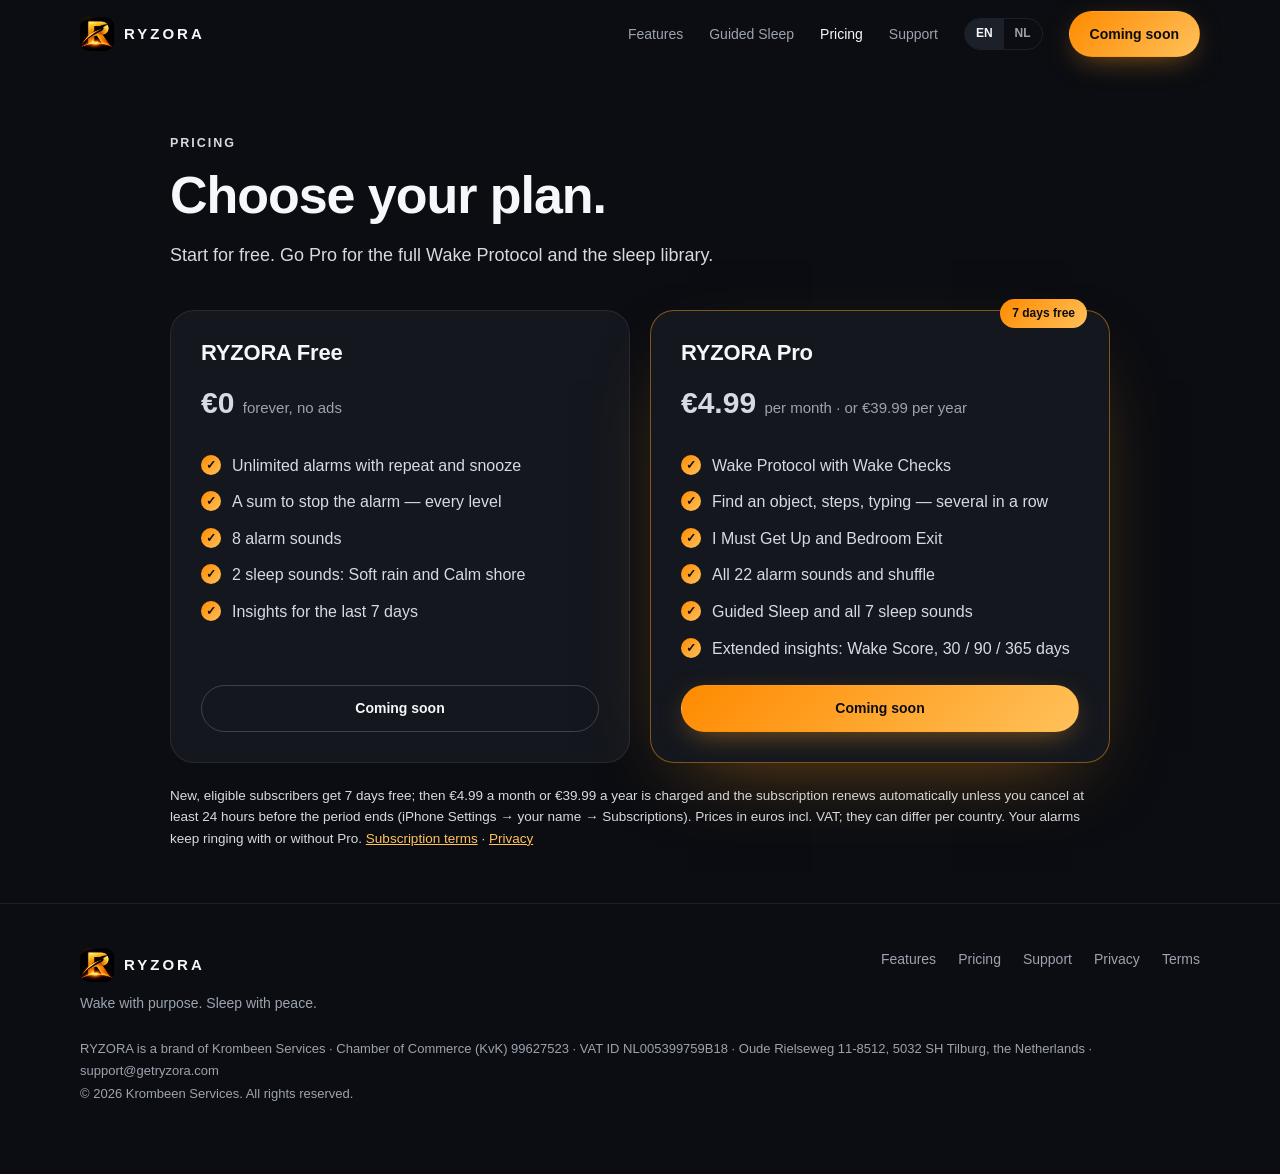
<file: pricing/index.html>
<!doctype html><html lang="en" class="no-js"><head><meta charset="utf-8">
<meta name="viewport" content="width=device-width,initial-scale=1,viewport-fit=cover">
<title>Pricing · RYZORA – Wake Protocol</title><meta name="description" content="Start for free. Go Pro for the full Wake Protocol and the sleep library.">
<link rel="canonical" href="https://getryzora.com/pricing/"><link rel="alternate" hreflang="en" href="https://getryzora.com/pricing/">
<link rel="alternate" hreflang="nl" href="https://getryzora.com/nl/pricing/"><link rel="alternate" hreflang="x-default" href="https://getryzora.com/pricing/">
<meta property="og:type" content="website"><meta property="og:site_name" content="RYZORA"><meta property="og:title" content="Pricing · RYZORA – Wake Protocol">
<meta property="og:description" content="Start for free. Go Pro for the full Wake Protocol and the sleep library."><meta property="og:url" content="https://getryzora.com/pricing/"><meta property="og:image" content="https://getryzora.com/assets/og.png">
<meta property="og:locale" content="en_US"><meta name="twitter:card" content="summary_large_image">
<meta name="theme-color" content="#0B0D12"><meta name="color-scheme" content="dark">
<link rel="icon" href="/assets/favicon-32.png" sizes="32x32"><link rel="apple-touch-icon" href="/assets/apple-touch-icon.png">
<link rel="stylesheet" href="/assets/style.css?v=20261026b"><script src="/assets/site.js?v=20261026b" defer></script></head><body><a class="skip" href="#main">Skip to content</a><header class="nav"><div class="wrap">
<a class="brand" href="/" aria-label="RYZORA home"><img src="/assets/icon-256.png" alt="" width="34" height="34">RYZORA</a>
<button class="menu-btn" type="button" aria-expanded="false" aria-controls="links" aria-label="Open menu"
data-label-open="Menu" data-label-close="Close" data-aria-open="Open menu" data-aria-close="Close menu">Menu</button>
<nav class="links" id="links" aria-label="Main"><a href="/features/">Features</a><a href="/features/#guided-sleep">Guided Sleep</a><a href="/pricing/" aria-current="page">Pricing</a><a href="/support/">Support</a><div class="lang" role="group" aria-label="Language"><a href="/pricing/" hreflang="en" lang="en" aria-current="true">EN</a><a href="/nl/pricing/" hreflang="nl" lang="nl">NL</a></div><span class="pill gold soon" aria-label="Coming soon to the App Store">Coming soon</span></nav></div></header><main id="main">
<section class="page"><div class="wrap" style="max-width:980px"><p class="eyebrow">Pricing</p><h1>Choose your plan.</h1><p class="lead">Start for free. Go Pro for the full Wake Protocol and the sleep library.</p>
<div class="plans">
<div class="plan reveal"><h3>RYZORA Free</h3><p class="price">€0 <small>forever, no ads</small></p><ul class="checks"><li>Unlimited alarms with repeat and snooze</li><li>A sum to stop the alarm — every level</li><li>8 alarm sounds</li><li>2 sleep sounds: Soft rain and Calm shore</li><li>Insights for the last 7 days</li></ul><span class="pill ghost soon">Coming soon</span></div>
<div class="plan pro reveal"><span class="tag">7 days free</span><h3>RYZORA Pro</h3><p class="price">€4.99 <small>per month · or €39.99 per year</small></p><ul class="checks"><li>Wake Protocol with Wake Checks</li><li>Find an object, steps, typing — several in a row</li><li>I Must Get Up and Bedroom Exit</li><li>All 22 alarm sounds and shuffle</li><li>Guided Sleep and all 7 sleep sounds</li><li>Extended insights: Wake Score, 30 / 90 / 365 days</li></ul><span class="pill gold soon">Coming soon</span></div>
</div><p class="fine">New, eligible subscribers get 7 days free; then €4.99 a month or €39.99 a year is charged and the subscription renews automatically unless you cancel at least 24 hours before the period ends (iPhone Settings → your name → Subscriptions). Prices in euros incl. VAT; they can differ per country. Your alarms keep ringing with or without Pro. <a href="/terms/">Subscription terms</a> · <a href="/privacy/">Privacy</a></p></div></section></main><footer><div class="wrap"><div class="cols">
<div><a class="brand" href="/"><img src="/assets/icon-256.png" alt="" width="34" height="34">RYZORA</a>
<p style="margin:10px 0 0">Wake with purpose. Sleep with peace.</p></div><nav aria-label="Footer"><a href="/features/">Features</a><a href="/pricing/">Pricing</a><a href="/support/">Support</a><a href="/privacy/">Privacy</a><a href="/terms/">Terms</a></nav></div>
<p class="legal">RYZORA is a brand of Krombeen Services · Chamber of Commerce (KvK) 99627523 · <span style="white-space:nowrap">VAT ID NL005399759B18</span> · Oude Rielseweg 11-8512, 5032 SH Tilburg, the Netherlands · <a href="mailto:support@getryzora.com">support@getryzora.com</a><br>
© 2026 Krombeen Services. All rights reserved.</p></div></footer></body></html>
</file>
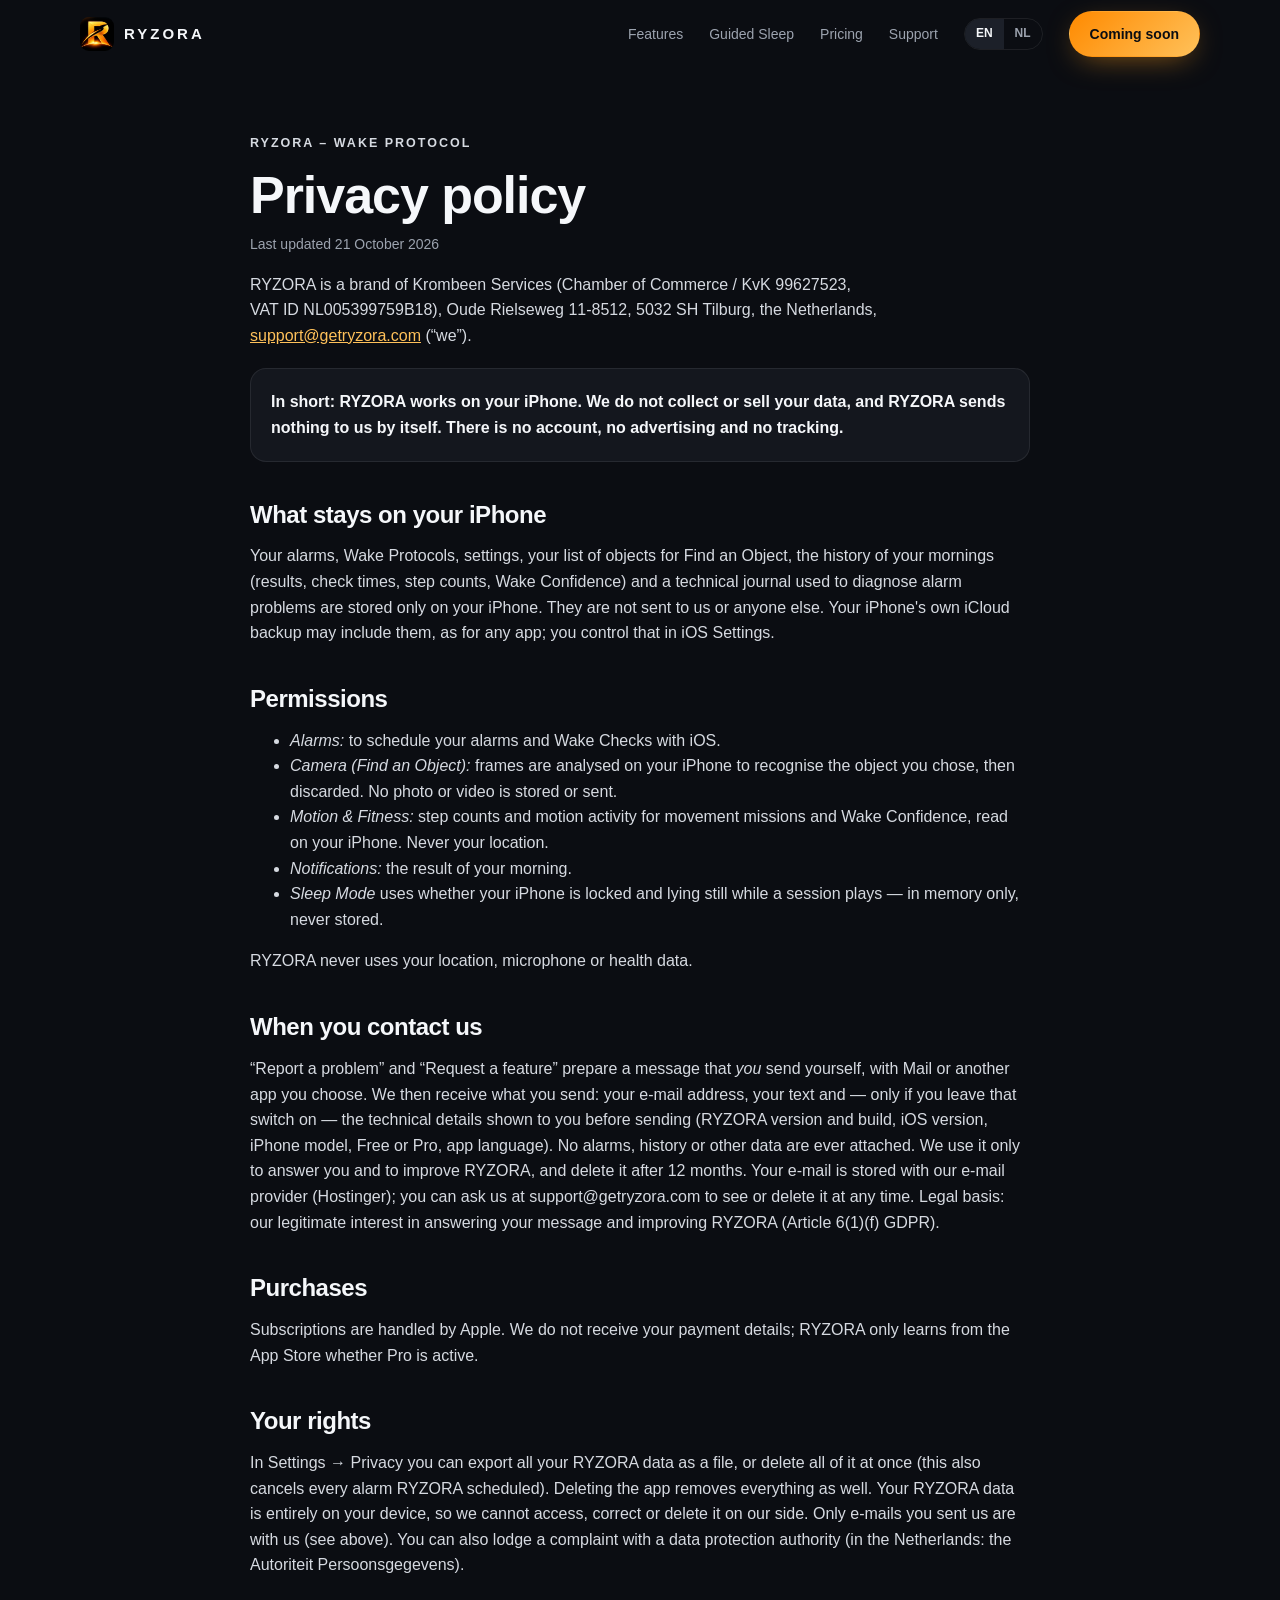
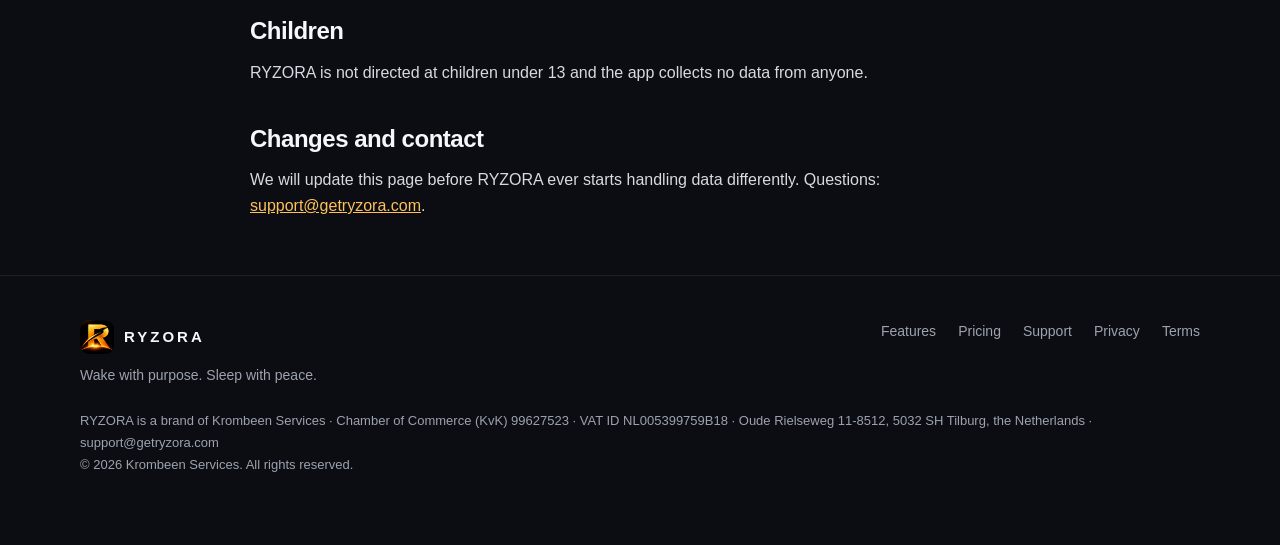
<file: privacy/index.html>
<!doctype html><html lang="en" class="no-js"><head><meta charset="utf-8">
<meta name="viewport" content="width=device-width,initial-scale=1,viewport-fit=cover">
<title>Privacy policy · RYZORA – Wake Protocol</title><meta name="description" content="RYZORA privacy">
<link rel="canonical" href="https://getryzora.com/privacy/"><link rel="alternate" hreflang="en" href="https://getryzora.com/privacy/">
<link rel="alternate" hreflang="nl" href="https://getryzora.com/nl/privacy/"><link rel="alternate" hreflang="x-default" href="https://getryzora.com/privacy/">
<meta property="og:type" content="website"><meta property="og:site_name" content="RYZORA"><meta property="og:title" content="Privacy policy · RYZORA – Wake Protocol">
<meta property="og:description" content="RYZORA privacy"><meta property="og:url" content="https://getryzora.com/privacy/"><meta property="og:image" content="https://getryzora.com/assets/og.png">
<meta property="og:locale" content="en_US"><meta name="twitter:card" content="summary_large_image">
<meta name="theme-color" content="#0B0D12"><meta name="color-scheme" content="dark">
<link rel="icon" href="/assets/favicon-32.png" sizes="32x32"><link rel="apple-touch-icon" href="/assets/apple-touch-icon.png">
<link rel="stylesheet" href="/assets/style.css?v=20261026b"><script src="/assets/site.js?v=20261026b" defer></script></head><body><a class="skip" href="#main">Skip to content</a><header class="nav"><div class="wrap">
<a class="brand" href="/" aria-label="RYZORA home"><img src="/assets/icon-256.png" alt="" width="34" height="34">RYZORA</a>
<button class="menu-btn" type="button" aria-expanded="false" aria-controls="links" aria-label="Open menu"
data-label-open="Menu" data-label-close="Close" data-aria-open="Open menu" data-aria-close="Close menu">Menu</button>
<nav class="links" id="links" aria-label="Main"><a href="/features/">Features</a><a href="/features/#guided-sleep">Guided Sleep</a><a href="/pricing/">Pricing</a><a href="/support/">Support</a><div class="lang" role="group" aria-label="Language"><a href="/privacy/" hreflang="en" lang="en" aria-current="true">EN</a><a href="/nl/privacy/" hreflang="nl" lang="nl">NL</a></div><span class="pill gold soon" aria-label="Coming soon to the App Store">Coming soon</span></nav></div></header><main id="main">
<section class="page"><div class="wrap"><p class="eyebrow">RYZORA – Wake Protocol</p><h1>Privacy policy</h1><p class="meta">Last updated 21 October 2026</p>
<p>RYZORA is a brand of Krombeen Services (Chamber of Commerce / KvK 99627523, <span style="white-space:nowrap">VAT ID NL005399759B18</span>), Oude Rielseweg 11-8512, 5032 SH Tilburg, the Netherlands, <a href="mailto:support@getryzora.com">support@getryzora.com</a> (“we”).</p>
<div class="box"><strong>In short: RYZORA works on your iPhone. We do not collect or sell your data, and RYZORA sends nothing to us by itself. There is no account, no advertising and no tracking.</strong></div>
<h2>What stays on your iPhone</h2><p>Your alarms, Wake Protocols, settings, your list of objects for Find an Object, the history of your mornings (results, check times, step counts, Wake Confidence) and a technical journal used to diagnose alarm problems are stored only on your iPhone. They are not sent to us or anyone else. Your iPhone's own iCloud backup may include them, as for any app; you control that in iOS Settings.</p>
<h2>Permissions</h2><ul><li><em>Alarms:</em> to schedule your alarms and Wake Checks with iOS.</li><li><em>Camera (Find an Object):</em> frames are analysed on your iPhone to recognise the object you chose, then discarded. No photo or video is stored or sent.</li><li><em>Motion &amp; Fitness:</em> step counts and motion activity for movement missions and Wake Confidence, read on your iPhone. Never your location.</li><li><em>Notifications:</em> the result of your morning.</li><li><em>Sleep Mode</em> uses whether your iPhone is locked and lying still while a session plays — in memory only, never stored.</li></ul>
<p>RYZORA never uses your location, microphone or health data.</p>
<h2>When you contact us</h2><p>“Report a problem” and “Request a feature” prepare a message that <em>you</em> send yourself, with Mail or another app you choose. We then receive what you send: your e-mail address, your text and — only if you leave that switch on — the technical details shown to you before sending (RYZORA version and build, iOS version, iPhone model, Free or Pro, app language). No alarms, history or other data are ever attached. We use it only to answer you and to improve RYZORA, and delete it after 12 months. Your e-mail is stored with our e-mail provider (Hostinger); you can ask us at support@getryzora.com to see or delete it at any time. Legal basis: our legitimate interest in answering your message and improving RYZORA (Article 6(1)(f) GDPR).</p>
<h2>Purchases</h2><p>Subscriptions are handled by Apple. We do not receive your payment details; RYZORA only learns from the App Store whether Pro is active.</p>
<h2>Your rights</h2><p>In Settings → Privacy you can export all your RYZORA data as a file, or delete all of it at once (this also cancels every alarm RYZORA scheduled). Deleting the app removes everything as well. Your RYZORA data is entirely on your device, so we cannot access, correct or delete it on our side. Only e-mails you sent us are with us (see above). You can also lodge a complaint with a data protection authority (in the Netherlands: the Autoriteit Persoonsgegevens).</p>
<h2>Children</h2><p>RYZORA is not directed at children under 13 and the app collects no data from anyone.</p>
<h2>Changes and contact</h2><p>We will update this page before RYZORA ever starts handling data differently. Questions: <a href="mailto:support@getryzora.com">support@getryzora.com</a>.</p></div></section></main><footer><div class="wrap"><div class="cols">
<div><a class="brand" href="/"><img src="/assets/icon-256.png" alt="" width="34" height="34">RYZORA</a>
<p style="margin:10px 0 0">Wake with purpose. Sleep with peace.</p></div><nav aria-label="Footer"><a href="/features/">Features</a><a href="/pricing/">Pricing</a><a href="/support/">Support</a><a href="/privacy/">Privacy</a><a href="/terms/">Terms</a></nav></div>
<p class="legal">RYZORA is a brand of Krombeen Services · Chamber of Commerce (KvK) 99627523 · <span style="white-space:nowrap">VAT ID NL005399759B18</span> · Oude Rielseweg 11-8512, 5032 SH Tilburg, the Netherlands · <a href="mailto:support@getryzora.com">support@getryzora.com</a><br>
© 2026 Krombeen Services. All rights reserved.</p></div></footer></body></html>
</file>
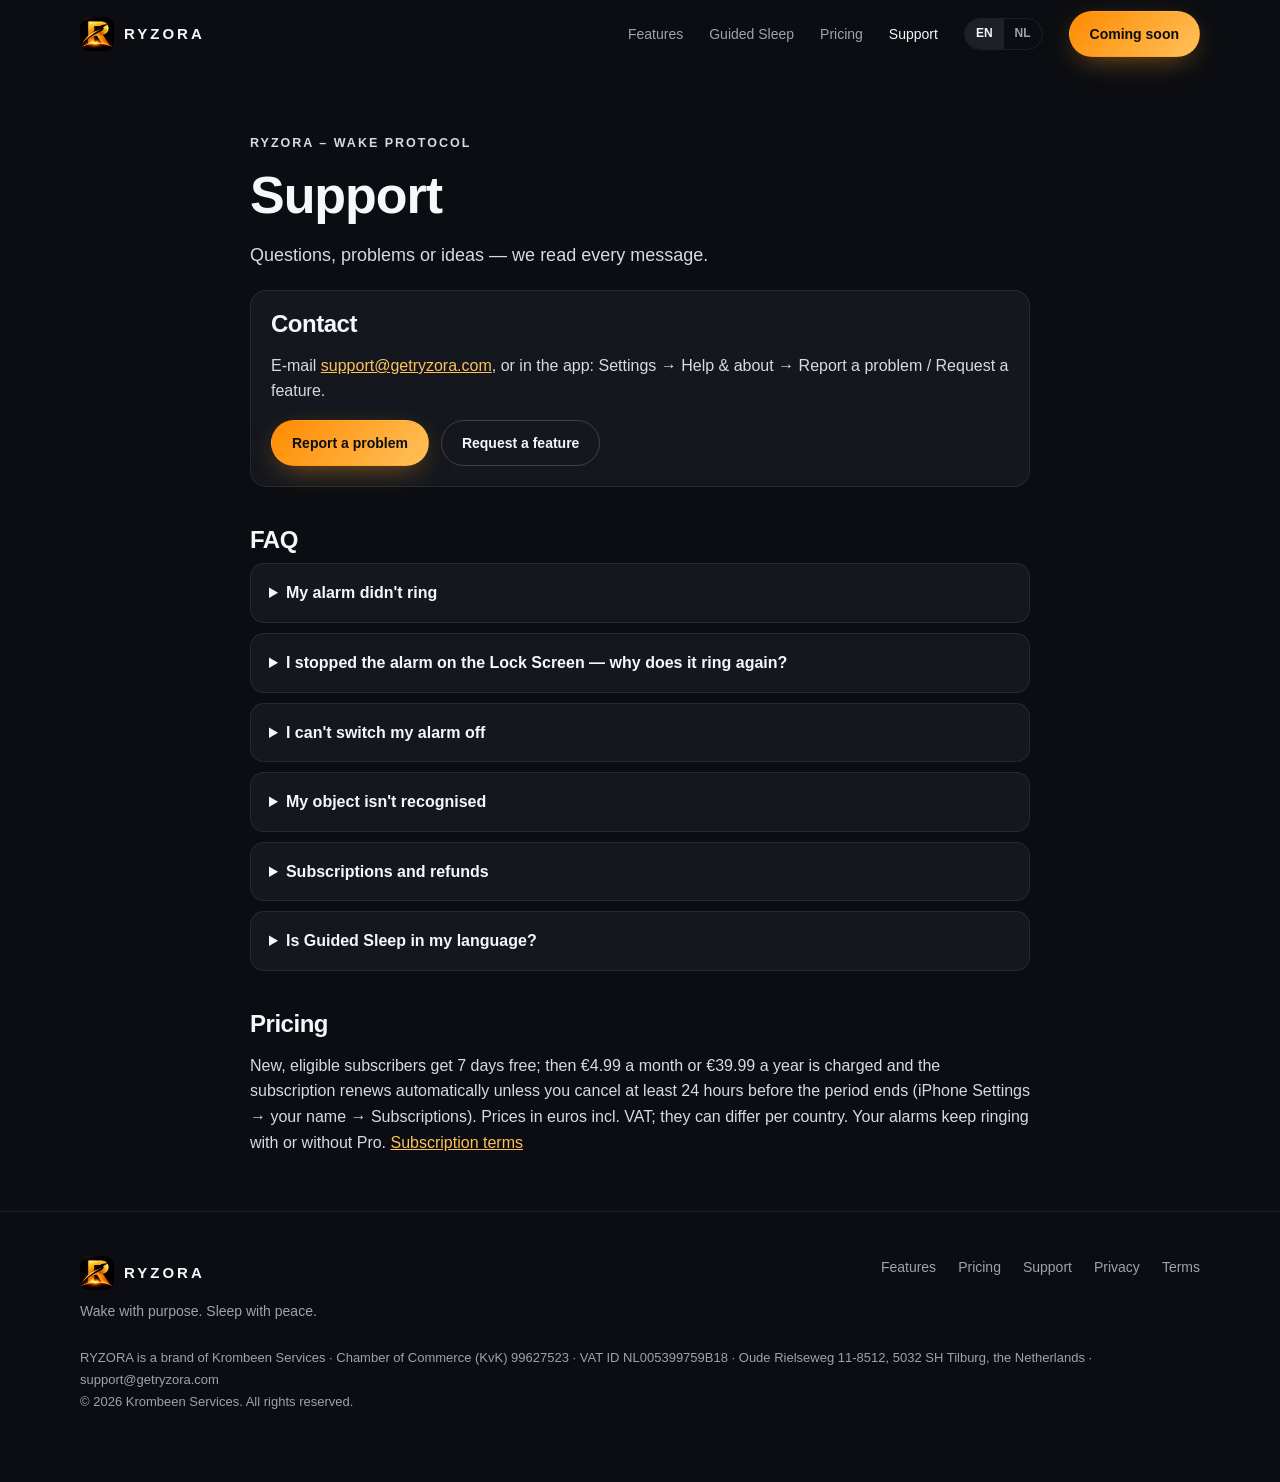
<file: support/index.html>
<!doctype html><html lang="en" class="no-js"><head><meta charset="utf-8">
<meta name="viewport" content="width=device-width,initial-scale=1,viewport-fit=cover">
<title>Support · RYZORA – Wake Protocol</title><meta name="description" content="Questions, problems or ideas — we read every message.">
<link rel="canonical" href="https://getryzora.com/support/"><link rel="alternate" hreflang="en" href="https://getryzora.com/support/">
<link rel="alternate" hreflang="nl" href="https://getryzora.com/nl/support/"><link rel="alternate" hreflang="x-default" href="https://getryzora.com/support/">
<meta property="og:type" content="website"><meta property="og:site_name" content="RYZORA"><meta property="og:title" content="Support · RYZORA – Wake Protocol">
<meta property="og:description" content="Questions, problems or ideas — we read every message."><meta property="og:url" content="https://getryzora.com/support/"><meta property="og:image" content="https://getryzora.com/assets/og.png">
<meta property="og:locale" content="en_US"><meta name="twitter:card" content="summary_large_image">
<meta name="theme-color" content="#0B0D12"><meta name="color-scheme" content="dark">
<link rel="icon" href="/assets/favicon-32.png" sizes="32x32"><link rel="apple-touch-icon" href="/assets/apple-touch-icon.png">
<link rel="stylesheet" href="/assets/style.css?v=20261026b"><script src="/assets/site.js?v=20261026b" defer></script></head><body><a class="skip" href="#main">Skip to content</a><header class="nav"><div class="wrap">
<a class="brand" href="/" aria-label="RYZORA home"><img src="/assets/icon-256.png" alt="" width="34" height="34">RYZORA</a>
<button class="menu-btn" type="button" aria-expanded="false" aria-controls="links" aria-label="Open menu"
data-label-open="Menu" data-label-close="Close" data-aria-open="Open menu" data-aria-close="Close menu">Menu</button>
<nav class="links" id="links" aria-label="Main"><a href="/features/">Features</a><a href="/features/#guided-sleep">Guided Sleep</a><a href="/pricing/">Pricing</a><a href="/support/" aria-current="page">Support</a><div class="lang" role="group" aria-label="Language"><a href="/support/" hreflang="en" lang="en" aria-current="true">EN</a><a href="/nl/support/" hreflang="nl" lang="nl">NL</a></div><span class="pill gold soon" aria-label="Coming soon to the App Store">Coming soon</span></nav></div></header><main id="main">
<section class="page"><div class="wrap"><p class="eyebrow">RYZORA – Wake Protocol</p><h1>Support</h1><p class="lead">Questions, problems or ideas — we read every message.</p>
<div class="box"><h2 style="margin-top:0">Contact</h2><p>E-mail <a href="mailto:support@getryzora.com">support@getryzora.com</a>, or in the app: Settings → Help &amp; about → Report a problem / Request a feature.</p>
<div class="actions" style="margin-top:14px"><a class="pill gold" href="mailto:support@getryzora.com?subject=RYZORA:%20Report%20a%20problem">Report a problem</a><a class="pill ghost" href="mailto:support@getryzora.com?subject=RYZORA:%20Request%20a%20feature">Request a feature</a></div></div>
<h2>FAQ</h2><details><summary>My alarm didn&#x27;t ring</summary><p>Open RYZORA → Settings and check the alarm status: alarm permission, notifications and the iPhone&#x27;s “Ringtone and Alerts” volume. Keep your iPhone charged. RYZORA alarms are scheduled with iOS and ring even when the app is closed, in Silent mode or during a Focus.</p></details><details><summary>I stopped the alarm on the Lock Screen — why does it ring again?</summary><p>iOS lets you stop any alarm from the Lock Screen. If your alarm has a mission, RYZORA rings again while your morning is open — for up to about an hour — until you complete it. Open RYZORA and complete the mission. An alarm without a mission simply stops.</p></details><details><summary>I can&#x27;t switch my alarm off</summary><p>During a protected morning an alarm that is already scheduled can&#x27;t be switched off — on purpose. It ends when the mission is done; a stopped alarm comes back for up to about an hour. Your iPhone&#x27;s emergency call is never blocked.</p></details><details><summary>My object isn&#x27;t recognised</summary><p>Make sure there is light and aim calmly at the whole object. If the camera fails for technical reasons, RYZORA switches to steps and a sum.</p></details><details><summary>Subscriptions and refunds</summary><p>Manage or cancel in Settings → your name → Subscriptions. Refunds are handled by Apple (reportaproblem.apple.com). “Restore purchases” is on the Pro screen and in Settings → Subscription.</p></details><details><summary>Is Guided Sleep in my language?</summary><p>The guided sessions are spoken in English; the app itself is in English and Dutch.</p></details>
<h2>Pricing</h2><p>New, eligible subscribers get 7 days free; then €4.99 a month or €39.99 a year is charged and the subscription renews automatically unless you cancel at least 24 hours before the period ends (iPhone Settings → your name → Subscriptions). Prices in euros incl. VAT; they can differ per country. Your alarms keep ringing with or without Pro. <a href="/terms/">Subscription terms</a></p>
</div></section></main><footer><div class="wrap"><div class="cols">
<div><a class="brand" href="/"><img src="/assets/icon-256.png" alt="" width="34" height="34">RYZORA</a>
<p style="margin:10px 0 0">Wake with purpose. Sleep with peace.</p></div><nav aria-label="Footer"><a href="/features/">Features</a><a href="/pricing/">Pricing</a><a href="/support/">Support</a><a href="/privacy/">Privacy</a><a href="/terms/">Terms</a></nav></div>
<p class="legal">RYZORA is a brand of Krombeen Services · Chamber of Commerce (KvK) 99627523 · <span style="white-space:nowrap">VAT ID NL005399759B18</span> · Oude Rielseweg 11-8512, 5032 SH Tilburg, the Netherlands · <a href="mailto:support@getryzora.com">support@getryzora.com</a><br>
© 2026 Krombeen Services. All rights reserved.</p></div></footer></body></html>
</file>
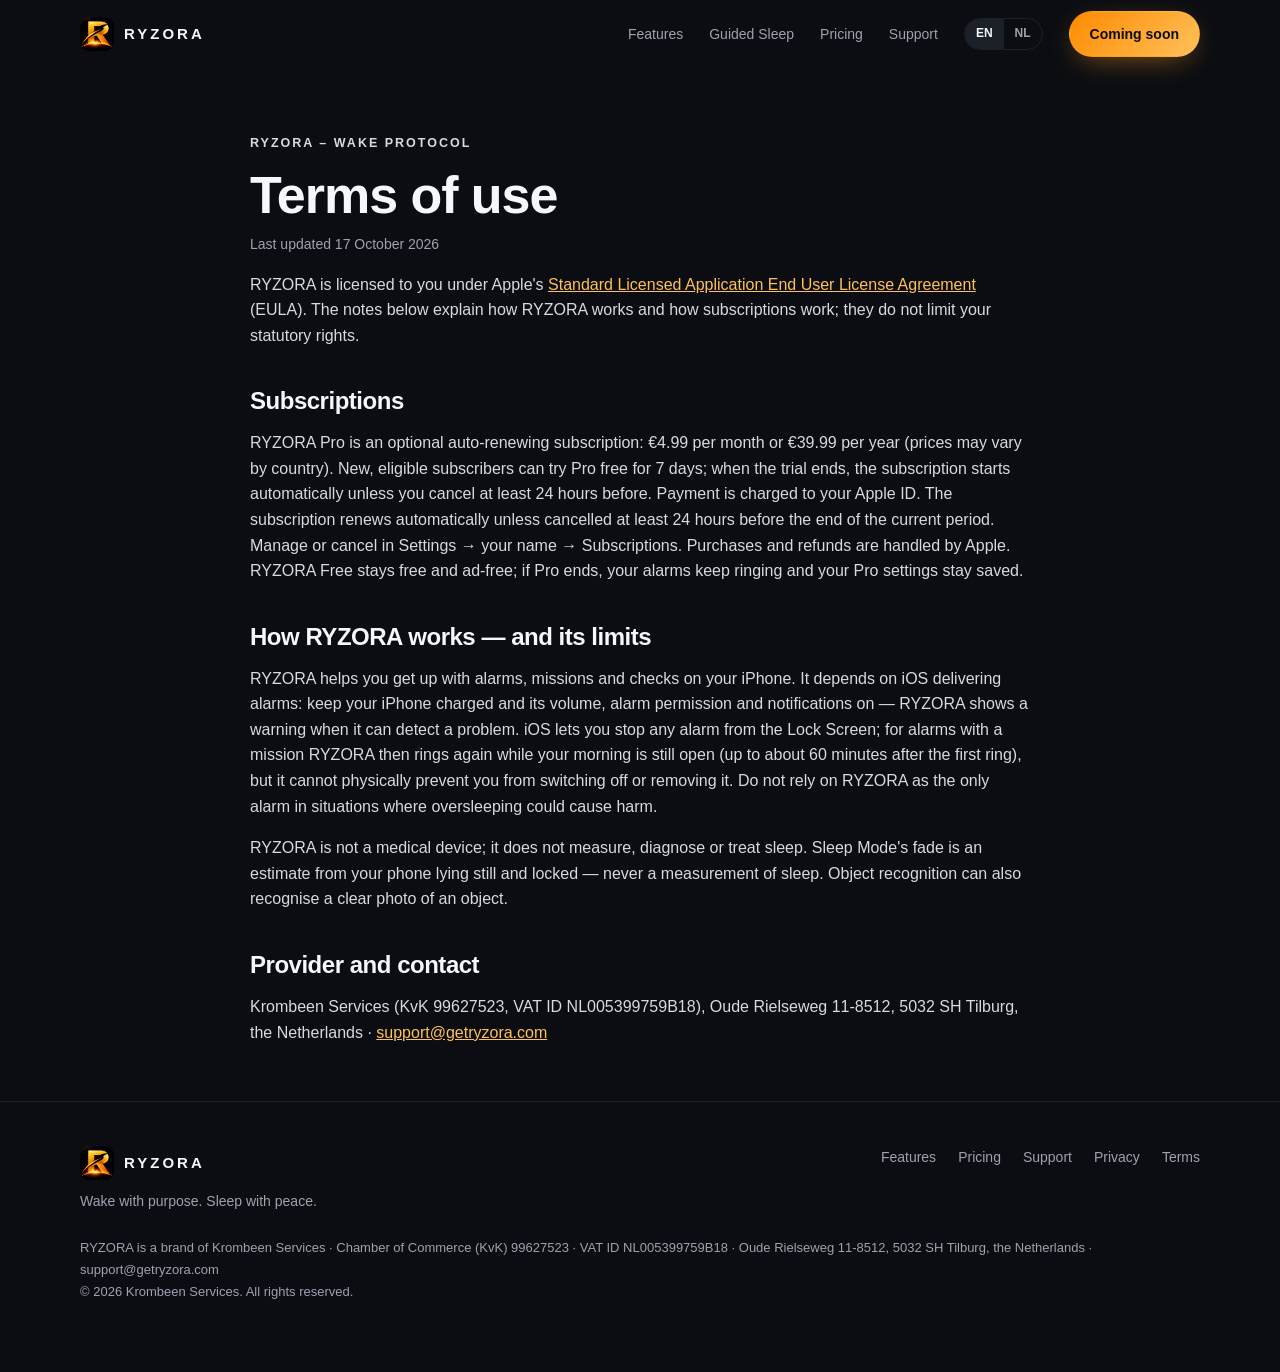
<file: terms/index.html>
<!doctype html><html lang="en" class="no-js"><head><meta charset="utf-8">
<meta name="viewport" content="width=device-width,initial-scale=1,viewport-fit=cover">
<title>Terms of use · RYZORA – Wake Protocol</title><meta name="description" content="RYZORA terms">
<link rel="canonical" href="https://getryzora.com/terms/"><link rel="alternate" hreflang="en" href="https://getryzora.com/terms/">
<link rel="alternate" hreflang="nl" href="https://getryzora.com/nl/terms/"><link rel="alternate" hreflang="x-default" href="https://getryzora.com/terms/">
<meta property="og:type" content="website"><meta property="og:site_name" content="RYZORA"><meta property="og:title" content="Terms of use · RYZORA – Wake Protocol">
<meta property="og:description" content="RYZORA terms"><meta property="og:url" content="https://getryzora.com/terms/"><meta property="og:image" content="https://getryzora.com/assets/og.png">
<meta property="og:locale" content="en_US"><meta name="twitter:card" content="summary_large_image">
<meta name="theme-color" content="#0B0D12"><meta name="color-scheme" content="dark">
<link rel="icon" href="/assets/favicon-32.png" sizes="32x32"><link rel="apple-touch-icon" href="/assets/apple-touch-icon.png">
<link rel="stylesheet" href="/assets/style.css?v=20261026b"><script src="/assets/site.js?v=20261026b" defer></script></head><body><a class="skip" href="#main">Skip to content</a><header class="nav"><div class="wrap">
<a class="brand" href="/" aria-label="RYZORA home"><img src="/assets/icon-256.png" alt="" width="34" height="34">RYZORA</a>
<button class="menu-btn" type="button" aria-expanded="false" aria-controls="links" aria-label="Open menu"
data-label-open="Menu" data-label-close="Close" data-aria-open="Open menu" data-aria-close="Close menu">Menu</button>
<nav class="links" id="links" aria-label="Main"><a href="/features/">Features</a><a href="/features/#guided-sleep">Guided Sleep</a><a href="/pricing/">Pricing</a><a href="/support/">Support</a><div class="lang" role="group" aria-label="Language"><a href="/terms/" hreflang="en" lang="en" aria-current="true">EN</a><a href="/nl/terms/" hreflang="nl" lang="nl">NL</a></div><span class="pill gold soon" aria-label="Coming soon to the App Store">Coming soon</span></nav></div></header><main id="main">
<section class="page"><div class="wrap"><p class="eyebrow">RYZORA – Wake Protocol</p><h1>Terms of use</h1><p class="meta">Last updated 17 October 2026</p>
<p>RYZORA is licensed to you under Apple's <a href="https://www.apple.com/legal/internet-services/itunes/dev/stdeula/">Standard Licensed Application End User License Agreement</a> (EULA). The notes below explain how RYZORA works and how subscriptions work; they do not limit your statutory rights.</p>
<h2>Subscriptions</h2><p>RYZORA Pro is an optional auto-renewing subscription: €4.99 per month or €39.99 per year (prices may vary by country). New, eligible subscribers can try Pro free for 7 days; when the trial ends, the subscription starts automatically unless you cancel at least 24 hours before. Payment is charged to your Apple ID. The subscription renews automatically unless cancelled at least 24 hours before the end of the current period. Manage or cancel in Settings → your name → Subscriptions. Purchases and refunds are handled by Apple. RYZORA Free stays free and ad-free; if Pro ends, your alarms keep ringing and your Pro settings stay saved.</p>
<h2>How RYZORA works — and its limits</h2><p>RYZORA helps you get up with alarms, missions and checks on your iPhone. It depends on iOS delivering alarms: keep your iPhone charged and its volume, alarm permission and notifications on — RYZORA shows a warning when it can detect a problem. iOS lets you stop any alarm from the Lock Screen; for alarms with a mission RYZORA then rings again while your morning is still open (up to about 60 minutes after the first ring), but it cannot physically prevent you from switching off or removing it. Do not rely on RYZORA as the only alarm in situations where oversleeping could cause harm.</p>
<p>RYZORA is not a medical device; it does not measure, diagnose or treat sleep. Sleep Mode's fade is an estimate from your phone lying still and locked — never a measurement of sleep. Object recognition can also recognise a clear photo of an object.</p>
<h2>Provider and contact</h2><p>Krombeen Services (KvK 99627523, <span style="white-space:nowrap">VAT ID NL005399759B18</span>), Oude Rielseweg 11-8512, 5032 SH Tilburg, the Netherlands · <a href="mailto:support@getryzora.com">support@getryzora.com</a></p></div></section></main><footer><div class="wrap"><div class="cols">
<div><a class="brand" href="/"><img src="/assets/icon-256.png" alt="" width="34" height="34">RYZORA</a>
<p style="margin:10px 0 0">Wake with purpose. Sleep with peace.</p></div><nav aria-label="Footer"><a href="/features/">Features</a><a href="/pricing/">Pricing</a><a href="/support/">Support</a><a href="/privacy/">Privacy</a><a href="/terms/">Terms</a></nav></div>
<p class="legal">RYZORA is a brand of Krombeen Services · Chamber of Commerce (KvK) 99627523 · <span style="white-space:nowrap">VAT ID NL005399759B18</span> · Oude Rielseweg 11-8512, 5032 SH Tilburg, the Netherlands · <a href="mailto:support@getryzora.com">support@getryzora.com</a><br>
© 2026 Krombeen Services. All rights reserved.</p></div></footer></body></html>
</file>
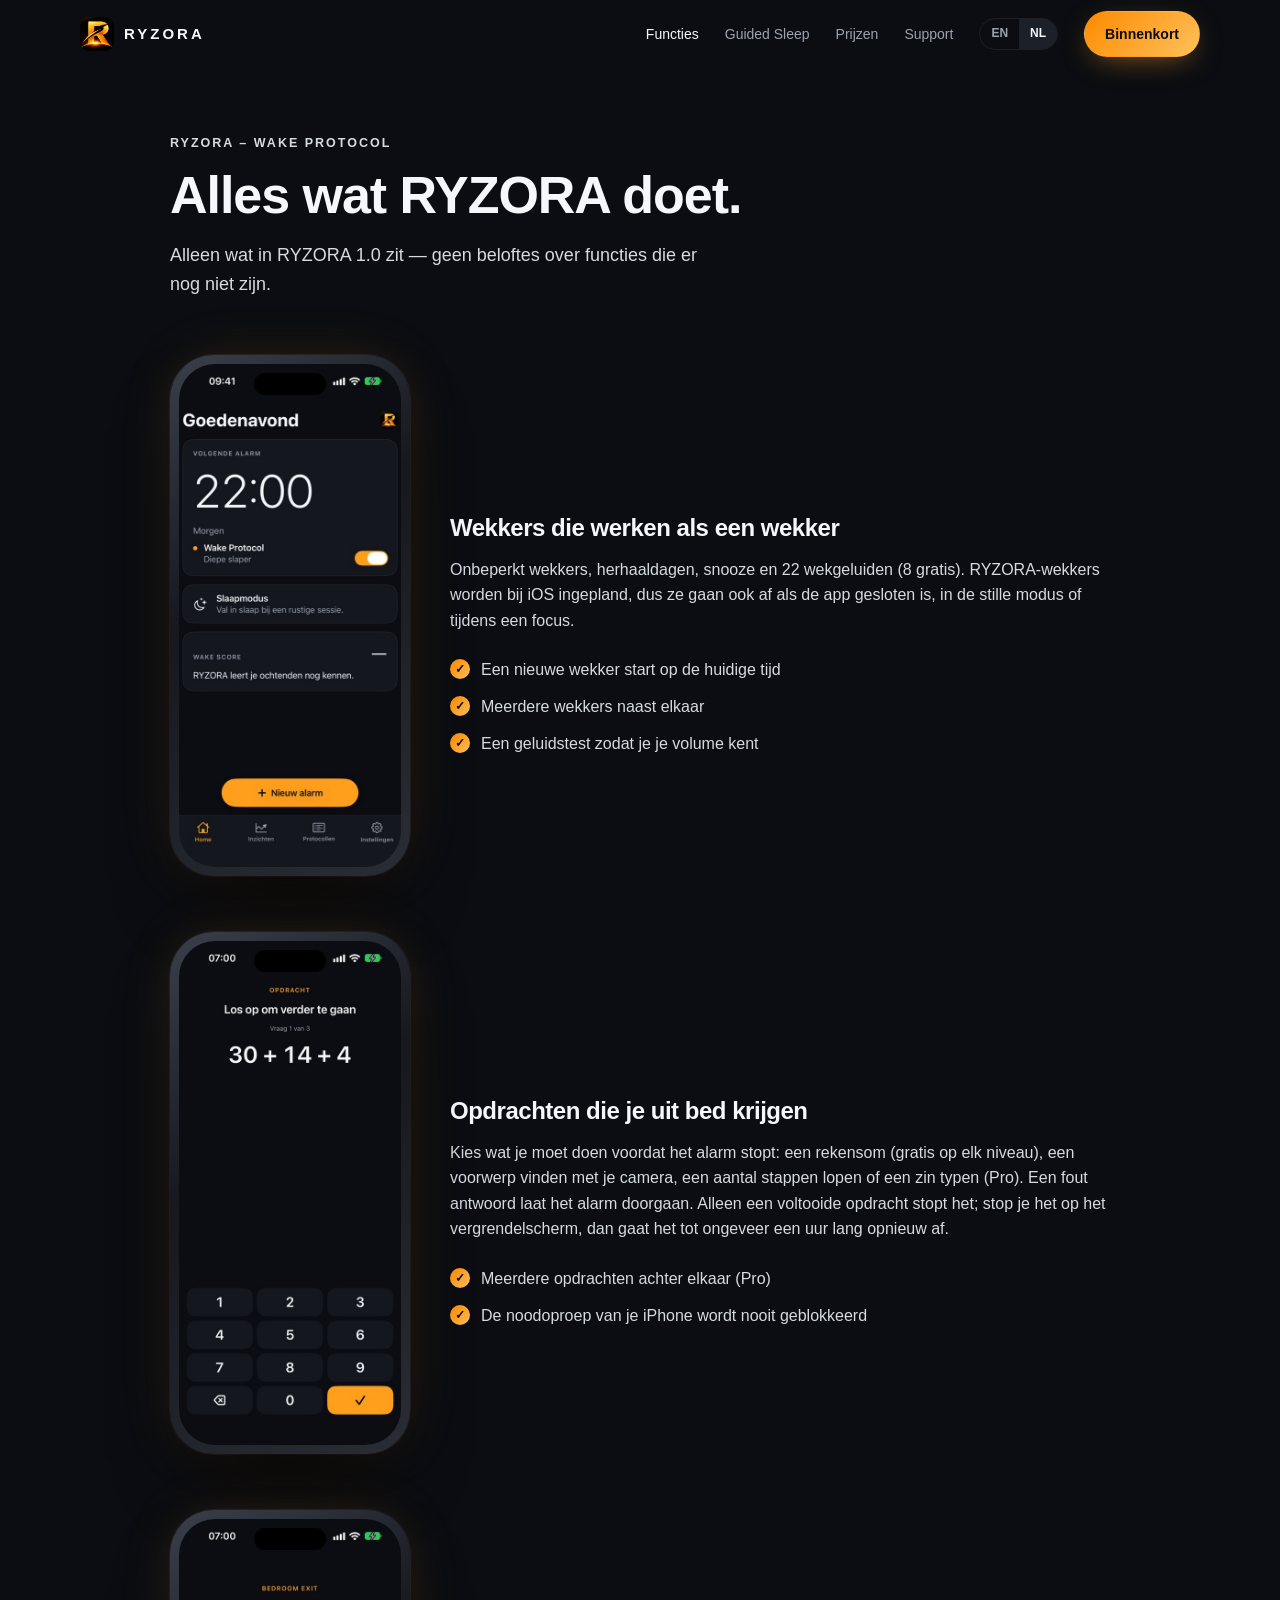
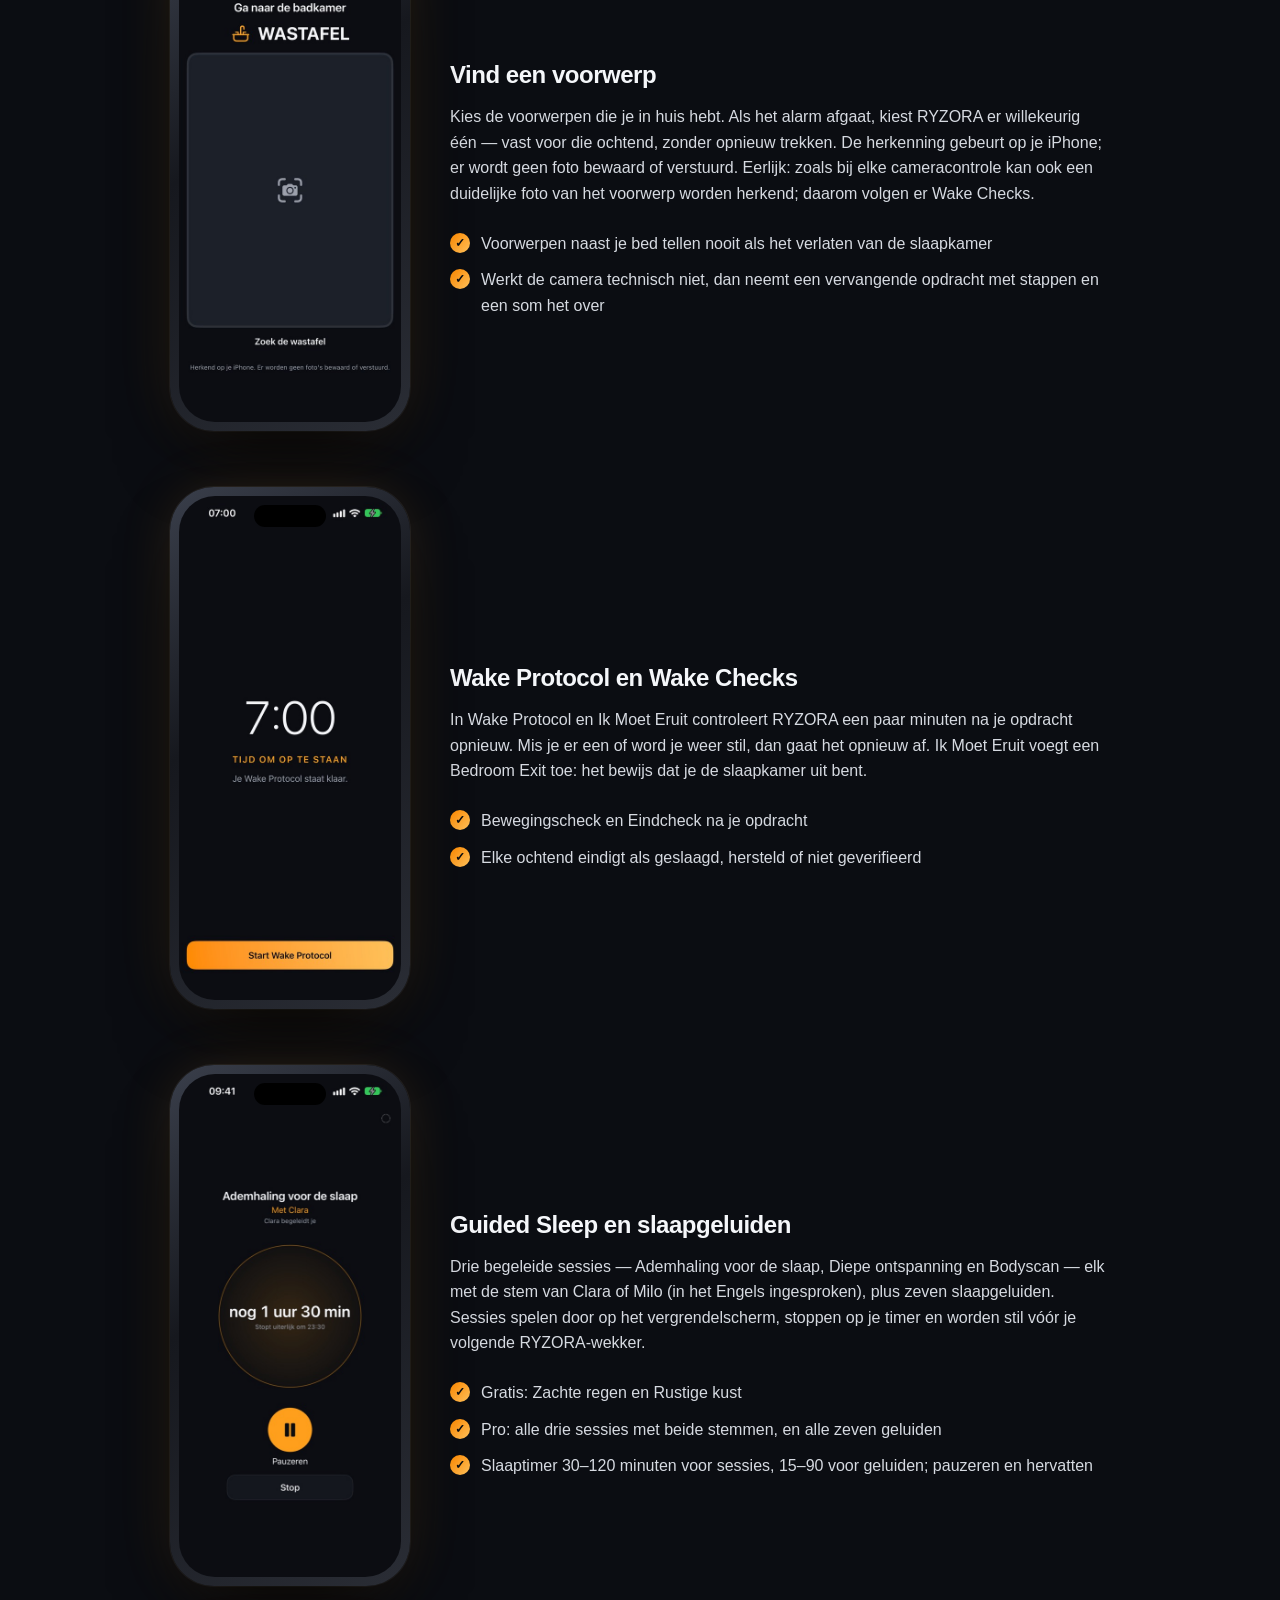
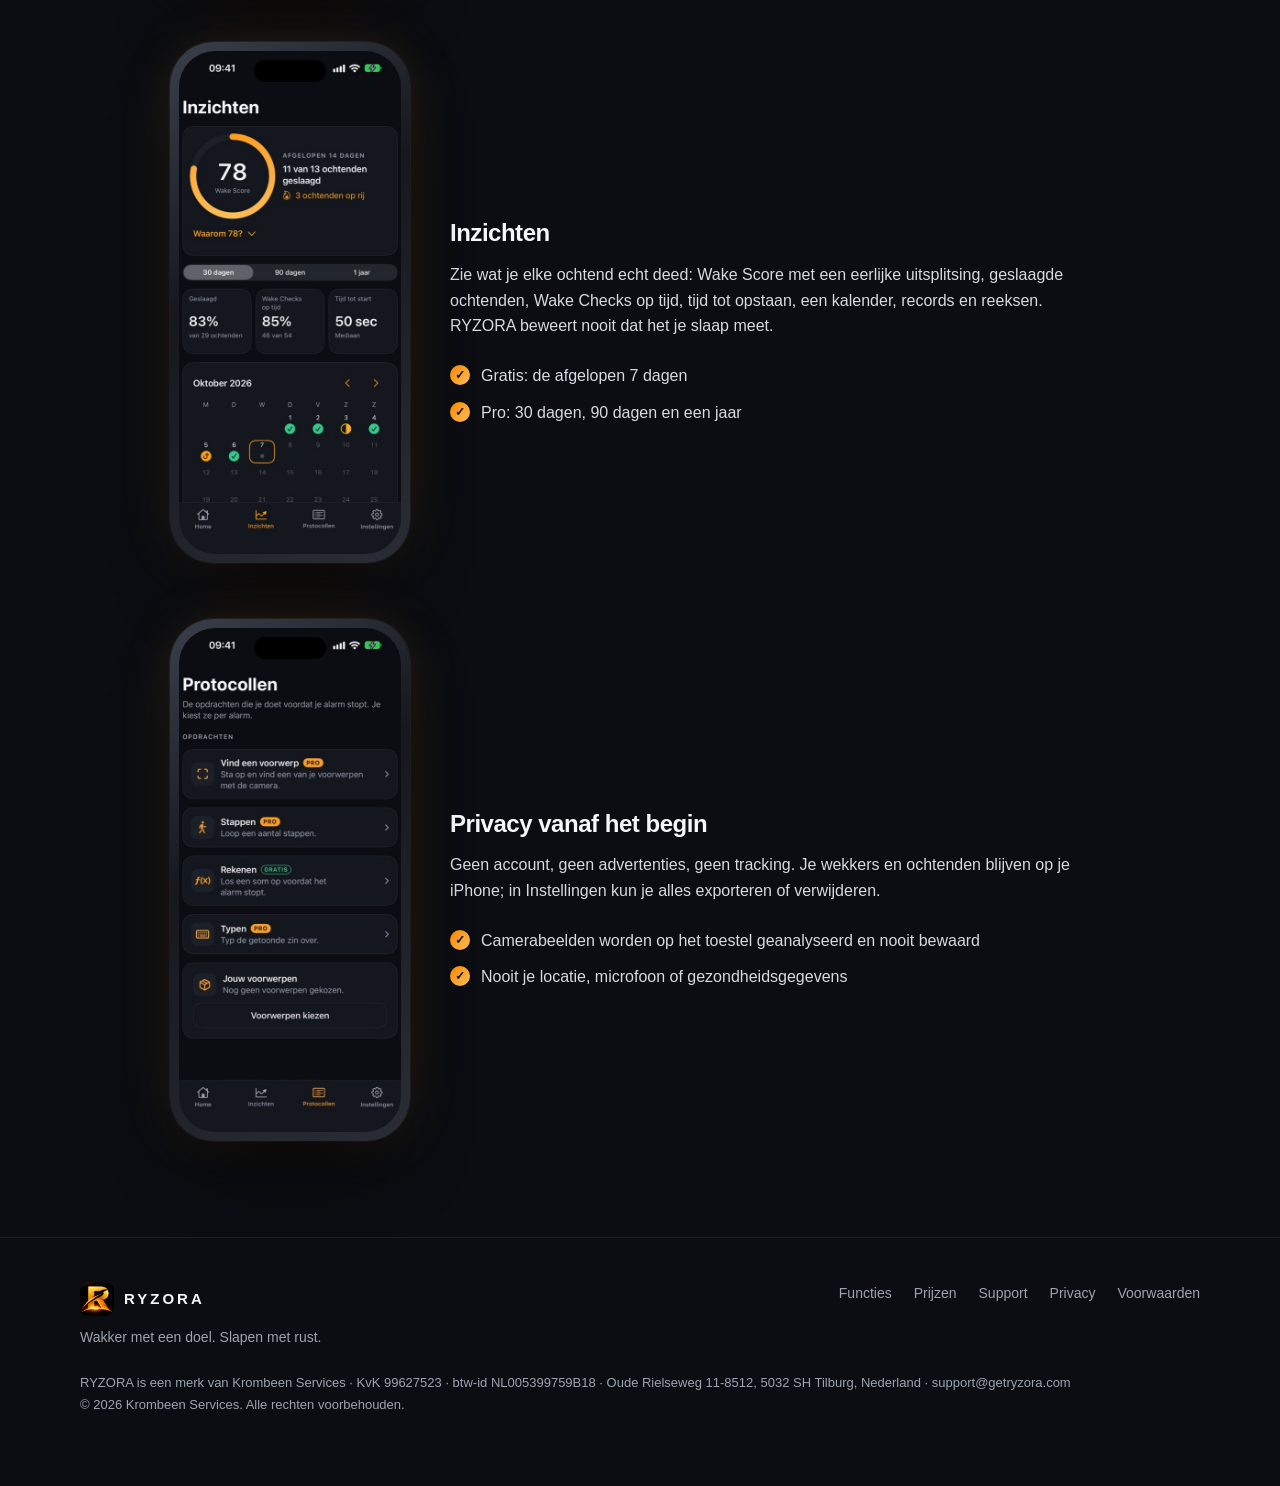
<file: nl/features/index.html>
<!doctype html><html lang="nl" class="no-js"><head><meta charset="utf-8">
<meta name="viewport" content="width=device-width,initial-scale=1,viewport-fit=cover">
<title>Functies · RYZORA – Wake Protocol</title><meta name="description" content="Alleen wat in RYZORA 1.0 zit — geen beloftes over functies die er nog niet zijn.">
<link rel="canonical" href="https://getryzora.com/nl/features/"><link rel="alternate" hreflang="nl" href="https://getryzora.com/nl/features/">
<link rel="alternate" hreflang="en" href="https://getryzora.com/features/"><link rel="alternate" hreflang="x-default" href="https://getryzora.com/features/">
<meta property="og:type" content="website"><meta property="og:site_name" content="RYZORA"><meta property="og:title" content="Functies · RYZORA – Wake Protocol">
<meta property="og:description" content="Alleen wat in RYZORA 1.0 zit — geen beloftes over functies die er nog niet zijn."><meta property="og:url" content="https://getryzora.com/nl/features/"><meta property="og:image" content="https://getryzora.com/assets/og.png">
<meta property="og:locale" content="nl_NL"><meta name="twitter:card" content="summary_large_image">
<meta name="theme-color" content="#0B0D12"><meta name="color-scheme" content="dark">
<link rel="icon" href="/assets/favicon-32.png" sizes="32x32"><link rel="apple-touch-icon" href="/assets/apple-touch-icon.png">
<link rel="stylesheet" href="/assets/style.css?v=20261026b"><script src="/assets/site.js?v=20261026b" defer></script></head><body><a class="skip" href="#main">Naar de inhoud</a><header class="nav"><div class="wrap">
<a class="brand" href="/nl/" aria-label="RYZORA home"><img src="/assets/icon-256.png" alt="" width="34" height="34">RYZORA</a>
<button class="menu-btn" type="button" aria-expanded="false" aria-controls="links" aria-label="Menu openen"
data-label-open="Menu" data-label-close="Sluiten" data-aria-open="Menu openen" data-aria-close="Menu sluiten">Menu</button>
<nav class="links" id="links" aria-label="Main"><a href="/nl/features/" aria-current="page">Functies</a><a href="/nl/features/#guided-sleep">Guided Sleep</a><a href="/nl/pricing/">Prijzen</a><a href="/nl/support/">Support</a><div class="lang" role="group" aria-label="Language"><a href="/features/" hreflang="en" lang="en">EN</a><a href="/nl/features/" hreflang="nl" lang="nl" aria-current="true">NL</a></div><span class="pill gold soon" aria-label="Binnenkort in de App Store">Binnenkort</span></nav></div></header><main id="main">
<section class="page"><div class="wrap" style="max-width:980px"><p class="eyebrow">RYZORA – Wake Protocol</p><h1>Alles wat RYZORA doet.</h1><p class="lead">Alleen wat in RYZORA 1.0 zit — geen beloftes over functies die er nog niet zijn.</p><div class="feature reveal" id="wake-protocol"><div class="phone "><img src="/assets/img/nl-home.jpg" alt="Wekkers die werken als een wekker" loading="lazy" width="1100" height="2390"></div><div><h2>Wekkers die werken als een wekker</h2><p>Onbeperkt wekkers, herhaaldagen, snooze en 22 wekgeluiden (8 gratis). RYZORA-wekkers worden bij iOS ingepland, dus ze gaan ook af als de app gesloten is, in de stille modus of tijdens een focus.</p><ul class="checks"><li>Een nieuwe wekker start op de huidige tijd</li><li>Meerdere wekkers naast elkaar</li><li>Een geluidstest zodat je je volume kent</li></ul></div></div><div class="feature reveal" id="missions"><div class="phone "><img src="/assets/img/nl-math.jpg" alt="Opdrachten die je uit bed krijgen" loading="lazy" width="1100" height="2390"></div><div><h2>Opdrachten die je uit bed krijgen</h2><p>Kies wat je moet doen voordat het alarm stopt: een rekensom (gratis op elk niveau), een voorwerp vinden met je camera, een aantal stappen lopen of een zin typen (Pro). Een fout antwoord laat het alarm doorgaan. Alleen een voltooide opdracht stopt het; stop je het op het vergrendelscherm, dan gaat het tot ongeveer een uur lang opnieuw af.</p><ul class="checks"><li>Meerdere opdrachten achter elkaar (Pro)</li><li>De noodoproep van je iPhone wordt nooit geblokkeerd</li></ul></div></div><div class="feature reveal" id="find-an-object"><div class="phone "><img src="/assets/img/nl-object.jpg" alt="Vind een voorwerp" loading="lazy" width="1100" height="2390"></div><div><h2>Vind een voorwerp</h2><p>Kies de voorwerpen die je in huis hebt. Als het alarm afgaat, kiest RYZORA er willekeurig één — vast voor die ochtend, zonder opnieuw trekken. De herkenning gebeurt op je iPhone; er wordt geen foto bewaard of verstuurd. Eerlijk: zoals bij elke cameracontrole kan ook een duidelijke foto van het voorwerp worden herkend; daarom volgen er Wake Checks.</p><ul class="checks"><li>Voorwerpen naast je bed tellen nooit als het verlaten van de slaapkamer</li><li>Werkt de camera technisch niet, dan neemt een vervangende opdracht met stappen en een som het over</li></ul></div></div><div class="feature reveal" id="wake-checks"><div class="phone "><img src="/assets/img/nl-ringing.jpg" alt="Wake Protocol en Wake Checks" loading="lazy" width="1100" height="2390"></div><div><h2>Wake Protocol en Wake Checks</h2><p>In Wake Protocol en Ik Moet Eruit controleert RYZORA een paar minuten na je opdracht opnieuw. Mis je er een of word je weer stil, dan gaat het opnieuw af. Ik Moet Eruit voegt een Bedroom Exit toe: het bewijs dat je de slaapkamer uit bent.</p><ul class="checks"><li>Bewegingscheck en Eindcheck na je opdracht</li><li>Elke ochtend eindigt als geslaagd, hersteld of niet geverifieerd</li></ul></div></div><div class="feature reveal" id="guided-sleep"><div class="phone "><img src="/assets/img/nl-sleep-playing.jpg" alt="Guided Sleep en slaapgeluiden" loading="lazy" width="1100" height="2390"></div><div><h2>Guided Sleep en slaapgeluiden</h2><p>Drie begeleide sessies — Ademhaling voor de slaap, Diepe ontspanning en Bodyscan — elk met de stem van Clara of Milo (in het Engels ingesproken), plus zeven slaapgeluiden. Sessies spelen door op het vergrendelscherm, stoppen op je timer en worden stil vóór je volgende RYZORA-wekker.</p><ul class="checks"><li>Gratis: Zachte regen en Rustige kust</li><li>Pro: alle drie sessies met beide stemmen, en alle zeven geluiden</li><li>Slaaptimer 30–120 minuten voor sessies, 15–90 voor geluiden; pauzeren en hervatten</li></ul></div></div><div class="feature reveal" id="wake-insights"><div class="phone "><img src="/assets/img/nl-insights.jpg" alt="Inzichten" loading="lazy" width="1100" height="2390"></div><div><h2>Inzichten</h2><p>Zie wat je elke ochtend echt deed: Wake Score met een eerlijke uitsplitsing, geslaagde ochtenden, Wake Checks op tijd, tijd tot opstaan, een kalender, records en reeksen. RYZORA beweert nooit dat het je slaap meet.</p><ul class="checks"><li>Gratis: de afgelopen 7 dagen</li><li>Pro: 30 dagen, 90 dagen en een jaar</li></ul></div></div><div class="feature reveal" id="privacy"><div class="phone "><img src="/assets/img/nl-protocols.jpg" alt="Privacy vanaf het begin" loading="lazy" width="1100" height="2390"></div><div><h2>Privacy vanaf het begin</h2><p>Geen account, geen advertenties, geen tracking. Je wekkers en ochtenden blijven op je iPhone; in Instellingen kun je alles exporteren of verwijderen.</p><ul class="checks"><li>Camerabeelden worden op het toestel geanalyseerd en nooit bewaard</li><li>Nooit je locatie, microfoon of gezondheidsgegevens</li></ul></div></div></div></section></main><footer><div class="wrap"><div class="cols">
<div><a class="brand" href="/nl/"><img src="/assets/icon-256.png" alt="" width="34" height="34">RYZORA</a>
<p style="margin:10px 0 0">Wakker met een doel. Slapen met rust.</p></div><nav aria-label="Footer"><a href="/nl/features/">Functies</a><a href="/nl/pricing/">Prijzen</a><a href="/nl/support/">Support</a><a href="/nl/privacy/">Privacy</a><a href="/nl/terms/">Voorwaarden</a></nav></div>
<p class="legal">RYZORA is een merk van Krombeen Services · KvK 99627523 · <span style="white-space:nowrap">btw-id NL005399759B18</span> · Oude Rielseweg 11-8512, 5032 SH Tilburg, Nederland · <a href="mailto:support@getryzora.com">support@getryzora.com</a><br>
© 2026 Krombeen Services. Alle rechten voorbehouden.</p></div></footer></body></html>
</file>
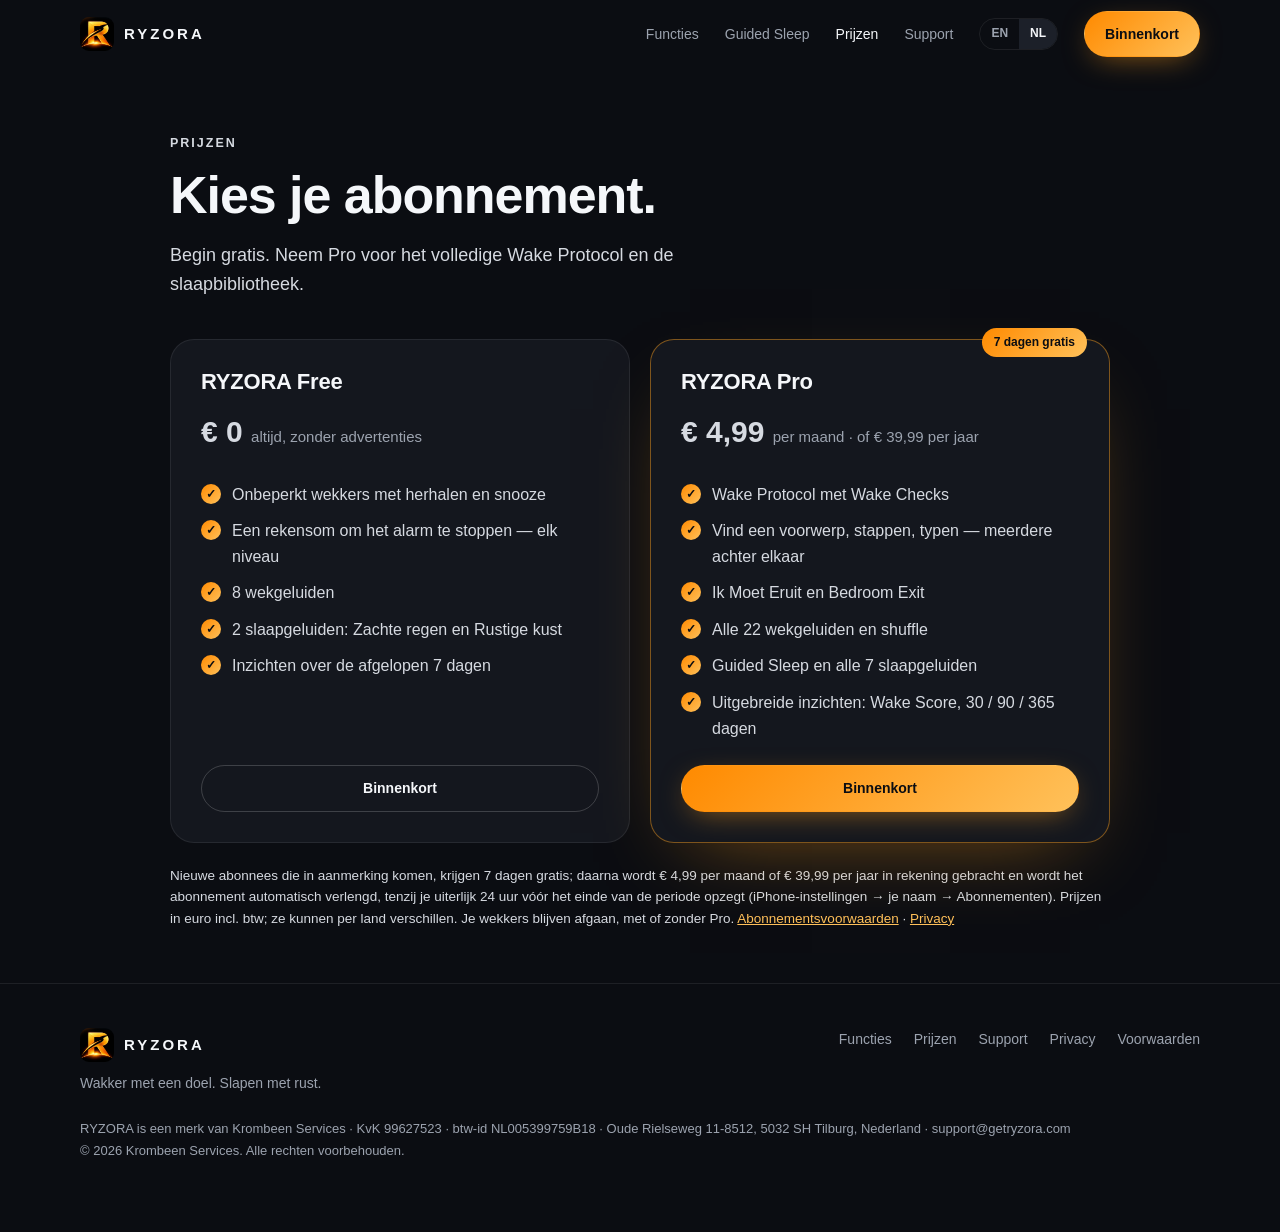
<file: nl/pricing/index.html>
<!doctype html><html lang="nl" class="no-js"><head><meta charset="utf-8">
<meta name="viewport" content="width=device-width,initial-scale=1,viewport-fit=cover">
<title>Prijzen · RYZORA – Wake Protocol</title><meta name="description" content="Begin gratis. Neem Pro voor het volledige Wake Protocol en de slaapbibliotheek.">
<link rel="canonical" href="https://getryzora.com/nl/pricing/"><link rel="alternate" hreflang="nl" href="https://getryzora.com/nl/pricing/">
<link rel="alternate" hreflang="en" href="https://getryzora.com/pricing/"><link rel="alternate" hreflang="x-default" href="https://getryzora.com/pricing/">
<meta property="og:type" content="website"><meta property="og:site_name" content="RYZORA"><meta property="og:title" content="Prijzen · RYZORA – Wake Protocol">
<meta property="og:description" content="Begin gratis. Neem Pro voor het volledige Wake Protocol en de slaapbibliotheek."><meta property="og:url" content="https://getryzora.com/nl/pricing/"><meta property="og:image" content="https://getryzora.com/assets/og.png">
<meta property="og:locale" content="nl_NL"><meta name="twitter:card" content="summary_large_image">
<meta name="theme-color" content="#0B0D12"><meta name="color-scheme" content="dark">
<link rel="icon" href="/assets/favicon-32.png" sizes="32x32"><link rel="apple-touch-icon" href="/assets/apple-touch-icon.png">
<link rel="stylesheet" href="/assets/style.css?v=20261026b"><script src="/assets/site.js?v=20261026b" defer></script></head><body><a class="skip" href="#main">Naar de inhoud</a><header class="nav"><div class="wrap">
<a class="brand" href="/nl/" aria-label="RYZORA home"><img src="/assets/icon-256.png" alt="" width="34" height="34">RYZORA</a>
<button class="menu-btn" type="button" aria-expanded="false" aria-controls="links" aria-label="Menu openen"
data-label-open="Menu" data-label-close="Sluiten" data-aria-open="Menu openen" data-aria-close="Menu sluiten">Menu</button>
<nav class="links" id="links" aria-label="Main"><a href="/nl/features/">Functies</a><a href="/nl/features/#guided-sleep">Guided Sleep</a><a href="/nl/pricing/" aria-current="page">Prijzen</a><a href="/nl/support/">Support</a><div class="lang" role="group" aria-label="Language"><a href="/pricing/" hreflang="en" lang="en">EN</a><a href="/nl/pricing/" hreflang="nl" lang="nl" aria-current="true">NL</a></div><span class="pill gold soon" aria-label="Binnenkort in de App Store">Binnenkort</span></nav></div></header><main id="main">
<section class="page"><div class="wrap" style="max-width:980px"><p class="eyebrow">Prijzen</p><h1>Kies je abonnement.</h1><p class="lead">Begin gratis. Neem Pro voor het volledige Wake Protocol en de slaapbibliotheek.</p>
<div class="plans">
<div class="plan reveal"><h3>RYZORA Free</h3><p class="price">€&nbsp;0 <small>altijd, zonder advertenties</small></p><ul class="checks"><li>Onbeperkt wekkers met herhalen en snooze</li><li>Een rekensom om het alarm te stoppen — elk niveau</li><li>8 wekgeluiden</li><li>2 slaapgeluiden: Zachte regen en Rustige kust</li><li>Inzichten over de afgelopen 7 dagen</li></ul><span class="pill ghost soon">Binnenkort</span></div>
<div class="plan pro reveal"><span class="tag">7 dagen gratis</span><h3>RYZORA Pro</h3><p class="price">€&nbsp;4,99 <small>per maand · of €&nbsp;39,99 per jaar</small></p><ul class="checks"><li>Wake Protocol met Wake Checks</li><li>Vind een voorwerp, stappen, typen — meerdere achter elkaar</li><li>Ik Moet Eruit en Bedroom Exit</li><li>Alle 22 wekgeluiden en shuffle</li><li>Guided Sleep en alle 7 slaapgeluiden</li><li>Uitgebreide inzichten: Wake Score, 30 / 90 / 365 dagen</li></ul><span class="pill gold soon">Binnenkort</span></div>
</div><p class="fine">Nieuwe abonnees die in aanmerking komen, krijgen 7 dagen gratis; daarna wordt €&nbsp;4,99 per maand of €&nbsp;39,99 per jaar in rekening gebracht en wordt het abonnement automatisch verlengd, tenzij je uiterlijk 24 uur vóór het einde van de periode opzegt (iPhone-instellingen → je naam → Abonnementen). Prijzen in euro incl. btw; ze kunnen per land verschillen. Je wekkers blijven afgaan, met of zonder Pro. <a href="/nl/terms/">Abonnementsvoorwaarden</a> · <a href="/nl/privacy/">Privacy</a></p></div></section></main><footer><div class="wrap"><div class="cols">
<div><a class="brand" href="/nl/"><img src="/assets/icon-256.png" alt="" width="34" height="34">RYZORA</a>
<p style="margin:10px 0 0">Wakker met een doel. Slapen met rust.</p></div><nav aria-label="Footer"><a href="/nl/features/">Functies</a><a href="/nl/pricing/">Prijzen</a><a href="/nl/support/">Support</a><a href="/nl/privacy/">Privacy</a><a href="/nl/terms/">Voorwaarden</a></nav></div>
<p class="legal">RYZORA is een merk van Krombeen Services · KvK 99627523 · <span style="white-space:nowrap">btw-id NL005399759B18</span> · Oude Rielseweg 11-8512, 5032 SH Tilburg, Nederland · <a href="mailto:support@getryzora.com">support@getryzora.com</a><br>
© 2026 Krombeen Services. Alle rechten voorbehouden.</p></div></footer></body></html>
</file>
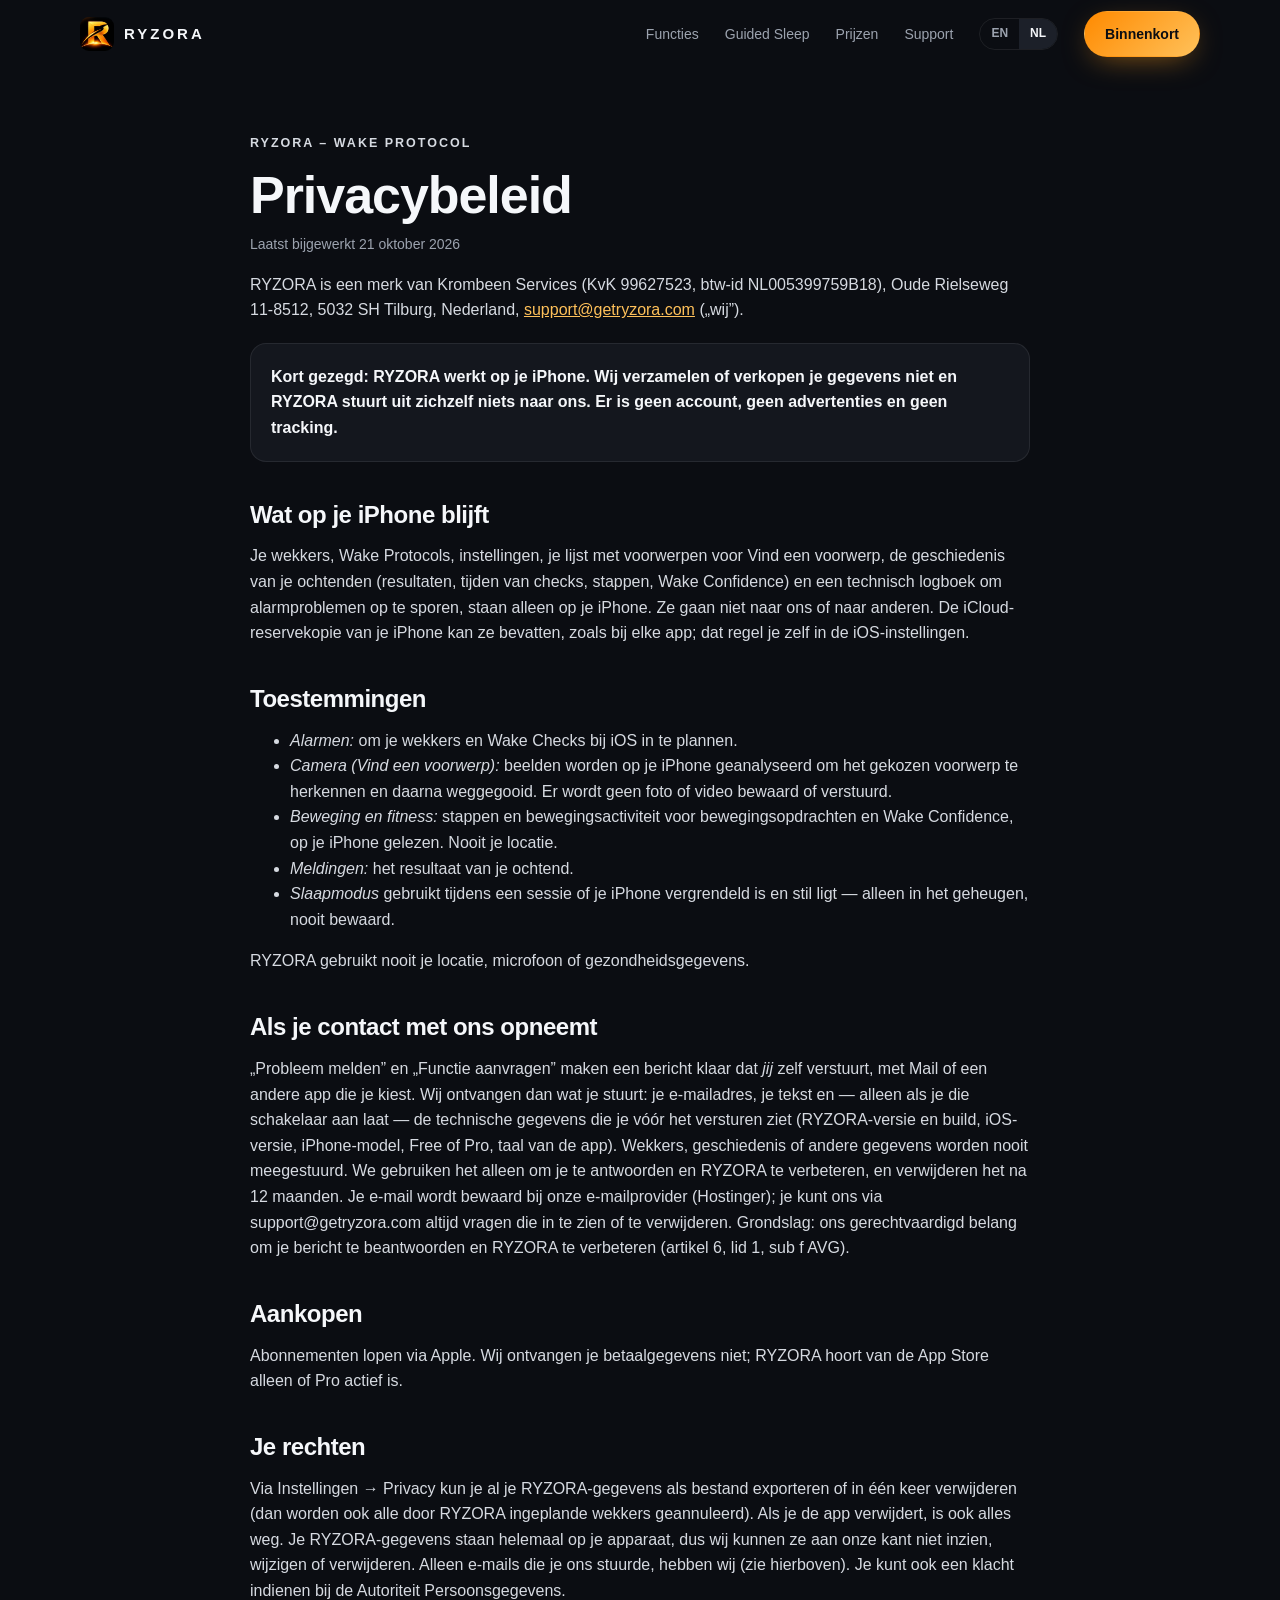
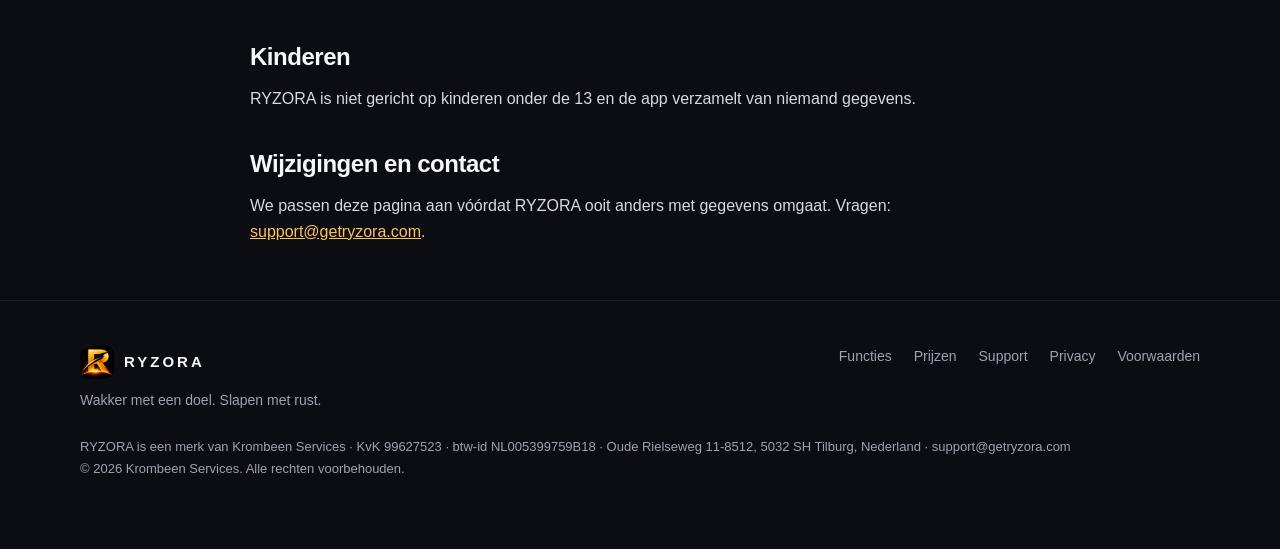
<file: nl/privacy/index.html>
<!doctype html><html lang="nl" class="no-js"><head><meta charset="utf-8">
<meta name="viewport" content="width=device-width,initial-scale=1,viewport-fit=cover">
<title>Privacybeleid · RYZORA – Wake Protocol</title><meta name="description" content="RYZORA privacy">
<link rel="canonical" href="https://getryzora.com/nl/privacy/"><link rel="alternate" hreflang="nl" href="https://getryzora.com/nl/privacy/">
<link rel="alternate" hreflang="en" href="https://getryzora.com/privacy/"><link rel="alternate" hreflang="x-default" href="https://getryzora.com/privacy/">
<meta property="og:type" content="website"><meta property="og:site_name" content="RYZORA"><meta property="og:title" content="Privacybeleid · RYZORA – Wake Protocol">
<meta property="og:description" content="RYZORA privacy"><meta property="og:url" content="https://getryzora.com/nl/privacy/"><meta property="og:image" content="https://getryzora.com/assets/og.png">
<meta property="og:locale" content="nl_NL"><meta name="twitter:card" content="summary_large_image">
<meta name="theme-color" content="#0B0D12"><meta name="color-scheme" content="dark">
<link rel="icon" href="/assets/favicon-32.png" sizes="32x32"><link rel="apple-touch-icon" href="/assets/apple-touch-icon.png">
<link rel="stylesheet" href="/assets/style.css?v=20261026b"><script src="/assets/site.js?v=20261026b" defer></script></head><body><a class="skip" href="#main">Naar de inhoud</a><header class="nav"><div class="wrap">
<a class="brand" href="/nl/" aria-label="RYZORA home"><img src="/assets/icon-256.png" alt="" width="34" height="34">RYZORA</a>
<button class="menu-btn" type="button" aria-expanded="false" aria-controls="links" aria-label="Menu openen"
data-label-open="Menu" data-label-close="Sluiten" data-aria-open="Menu openen" data-aria-close="Menu sluiten">Menu</button>
<nav class="links" id="links" aria-label="Main"><a href="/nl/features/">Functies</a><a href="/nl/features/#guided-sleep">Guided Sleep</a><a href="/nl/pricing/">Prijzen</a><a href="/nl/support/">Support</a><div class="lang" role="group" aria-label="Language"><a href="/privacy/" hreflang="en" lang="en">EN</a><a href="/nl/privacy/" hreflang="nl" lang="nl" aria-current="true">NL</a></div><span class="pill gold soon" aria-label="Binnenkort in de App Store">Binnenkort</span></nav></div></header><main id="main">
<section class="page"><div class="wrap"><p class="eyebrow">RYZORA – Wake Protocol</p><h1>Privacybeleid</h1><p class="meta">Laatst bijgewerkt 21 oktober 2026</p>
<p>RYZORA is een merk van Krombeen Services (KvK 99627523, <span style="white-space:nowrap">btw-id NL005399759B18</span>), Oude Rielseweg 11-8512, 5032 SH Tilburg, Nederland, <a href="mailto:support@getryzora.com">support@getryzora.com</a> („wij”).</p>
<div class="box"><strong>Kort gezegd: RYZORA werkt op je iPhone. Wij verzamelen of verkopen je gegevens niet en RYZORA stuurt uit zichzelf niets naar ons. Er is geen account, geen advertenties en geen tracking.</strong></div>
<h2>Wat op je iPhone blijft</h2><p>Je wekkers, Wake Protocols, instellingen, je lijst met voorwerpen voor Vind een voorwerp, de geschiedenis van je ochtenden (resultaten, tijden van checks, stappen, Wake Confidence) en een technisch logboek om alarmproblemen op te sporen, staan alleen op je iPhone. Ze gaan niet naar ons of naar anderen. De iCloud-reservekopie van je iPhone kan ze bevatten, zoals bij elke app; dat regel je zelf in de iOS-instellingen.</p>
<h2>Toestemmingen</h2><ul><li><em>Alarmen:</em> om je wekkers en Wake Checks bij iOS in te plannen.</li><li><em>Camera (Vind een voorwerp):</em> beelden worden op je iPhone geanalyseerd om het gekozen voorwerp te herkennen en daarna weggegooid. Er wordt geen foto of video bewaard of verstuurd.</li><li><em>Beweging en fitness:</em> stappen en bewegingsactiviteit voor bewegingsopdrachten en Wake Confidence, op je iPhone gelezen. Nooit je locatie.</li><li><em>Meldingen:</em> het resultaat van je ochtend.</li><li><em>Slaapmodus</em> gebruikt tijdens een sessie of je iPhone vergrendeld is en stil ligt — alleen in het geheugen, nooit bewaard.</li></ul>
<p>RYZORA gebruikt nooit je locatie, microfoon of gezondheidsgegevens.</p>
<h2>Als je contact met ons opneemt</h2><p>„Probleem melden” en „Functie aanvragen” maken een bericht klaar dat <em>jij</em> zelf verstuurt, met Mail of een andere app die je kiest. Wij ontvangen dan wat je stuurt: je e-mailadres, je tekst en — alleen als je die schakelaar aan laat — de technische gegevens die je vóór het versturen ziet (RYZORA-versie en build, iOS-versie, iPhone-model, Free of Pro, taal van de app). Wekkers, geschiedenis of andere gegevens worden nooit meegestuurd. We gebruiken het alleen om je te antwoorden en RYZORA te verbeteren, en verwijderen het na 12 maanden. Je e-mail wordt bewaard bij onze e-mailprovider (Hostinger); je kunt ons via support@getryzora.com altijd vragen die in te zien of te verwijderen. Grondslag: ons gerechtvaardigd belang om je bericht te beantwoorden en RYZORA te verbeteren (artikel 6, lid 1, sub f AVG).</p>
<h2>Aankopen</h2><p>Abonnementen lopen via Apple. Wij ontvangen je betaalgegevens niet; RYZORA hoort van de App Store alleen of Pro actief is.</p>
<h2>Je rechten</h2><p>Via Instellingen → Privacy kun je al je RYZORA-gegevens als bestand exporteren of in één keer verwijderen (dan worden ook alle door RYZORA ingeplande wekkers geannuleerd). Als je de app verwijdert, is ook alles weg. Je RYZORA-gegevens staan helemaal op je apparaat, dus wij kunnen ze aan onze kant niet inzien, wijzigen of verwijderen. Alleen e-mails die je ons stuurde, hebben wij (zie hierboven). Je kunt ook een klacht indienen bij de Autoriteit Persoonsgegevens.</p>
<h2>Kinderen</h2><p>RYZORA is niet gericht op kinderen onder de 13 en de app verzamelt van niemand gegevens.</p>
<h2>Wijzigingen en contact</h2><p>We passen deze pagina aan vóórdat RYZORA ooit anders met gegevens omgaat. Vragen: <a href="mailto:support@getryzora.com">support@getryzora.com</a>.</p></div></section></main><footer><div class="wrap"><div class="cols">
<div><a class="brand" href="/nl/"><img src="/assets/icon-256.png" alt="" width="34" height="34">RYZORA</a>
<p style="margin:10px 0 0">Wakker met een doel. Slapen met rust.</p></div><nav aria-label="Footer"><a href="/nl/features/">Functies</a><a href="/nl/pricing/">Prijzen</a><a href="/nl/support/">Support</a><a href="/nl/privacy/">Privacy</a><a href="/nl/terms/">Voorwaarden</a></nav></div>
<p class="legal">RYZORA is een merk van Krombeen Services · KvK 99627523 · <span style="white-space:nowrap">btw-id NL005399759B18</span> · Oude Rielseweg 11-8512, 5032 SH Tilburg, Nederland · <a href="mailto:support@getryzora.com">support@getryzora.com</a><br>
© 2026 Krombeen Services. Alle rechten voorbehouden.</p></div></footer></body></html>
</file>
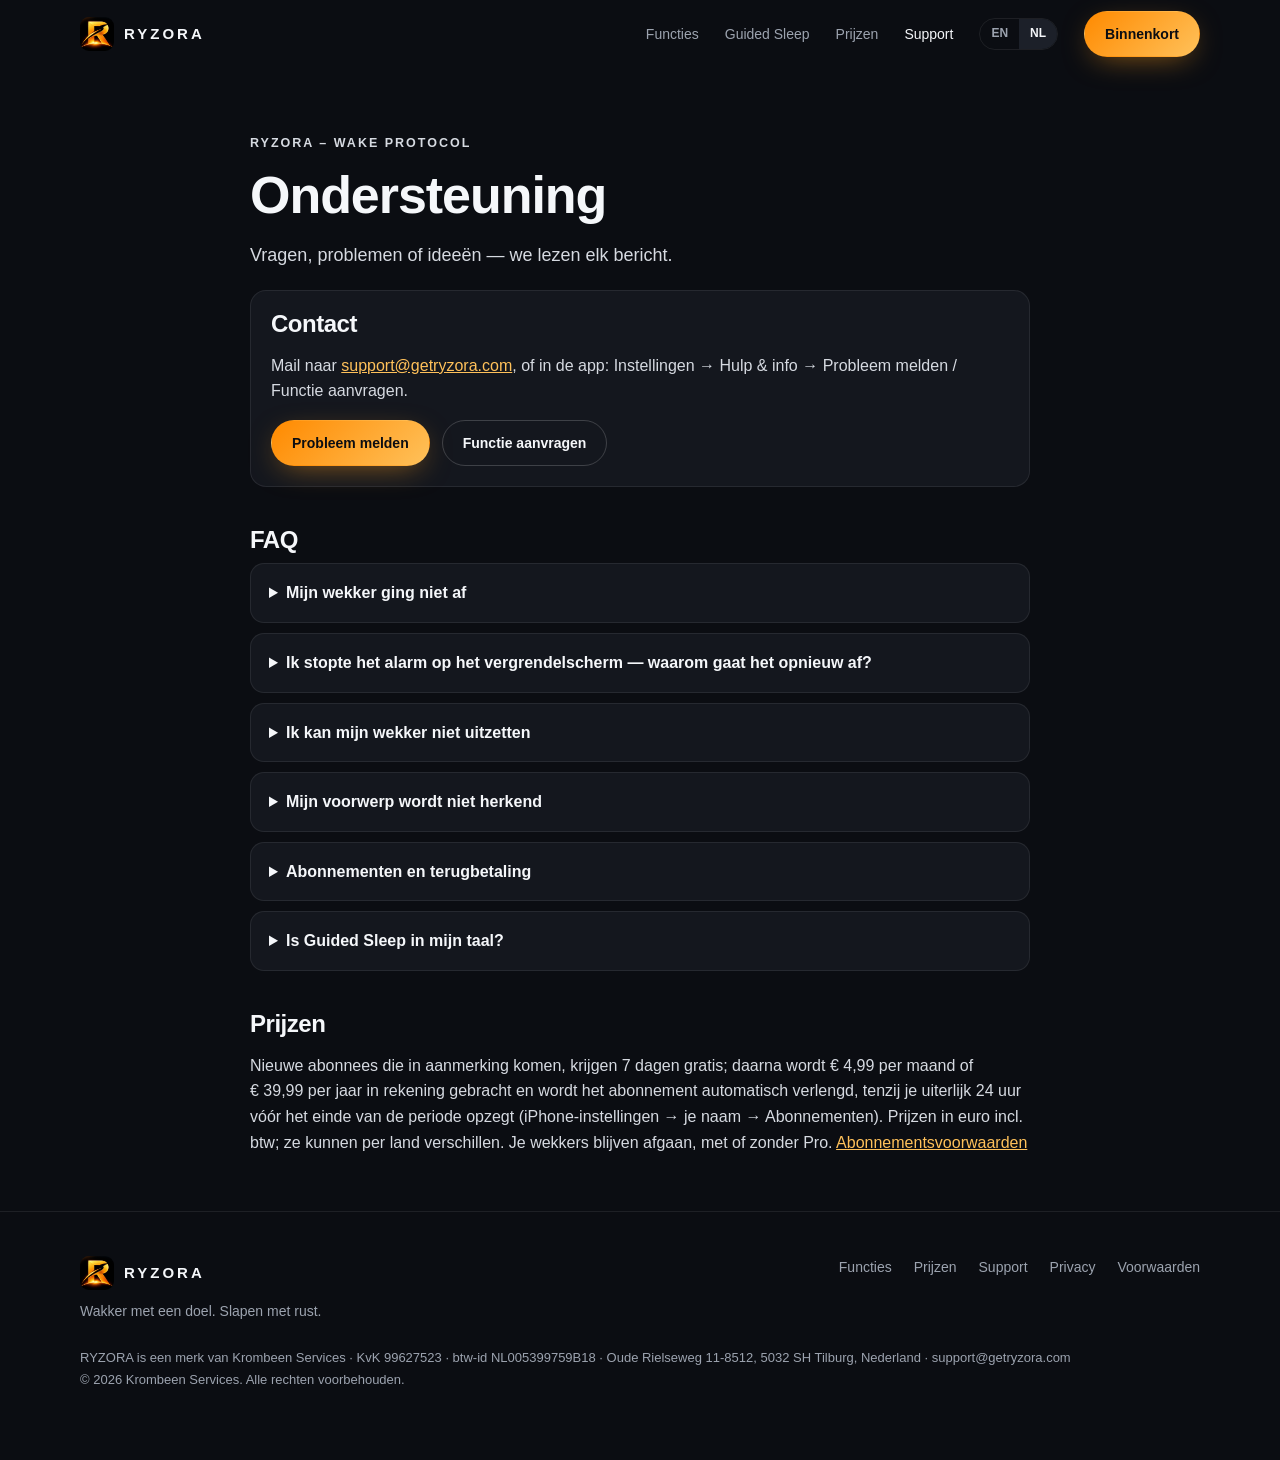
<file: nl/support/index.html>
<!doctype html><html lang="nl" class="no-js"><head><meta charset="utf-8">
<meta name="viewport" content="width=device-width,initial-scale=1,viewport-fit=cover">
<title>Support · RYZORA – Wake Protocol</title><meta name="description" content="Vragen, problemen of ideeën — we lezen elk bericht.">
<link rel="canonical" href="https://getryzora.com/nl/support/"><link rel="alternate" hreflang="nl" href="https://getryzora.com/nl/support/">
<link rel="alternate" hreflang="en" href="https://getryzora.com/support/"><link rel="alternate" hreflang="x-default" href="https://getryzora.com/support/">
<meta property="og:type" content="website"><meta property="og:site_name" content="RYZORA"><meta property="og:title" content="Support · RYZORA – Wake Protocol">
<meta property="og:description" content="Vragen, problemen of ideeën — we lezen elk bericht."><meta property="og:url" content="https://getryzora.com/nl/support/"><meta property="og:image" content="https://getryzora.com/assets/og.png">
<meta property="og:locale" content="nl_NL"><meta name="twitter:card" content="summary_large_image">
<meta name="theme-color" content="#0B0D12"><meta name="color-scheme" content="dark">
<link rel="icon" href="/assets/favicon-32.png" sizes="32x32"><link rel="apple-touch-icon" href="/assets/apple-touch-icon.png">
<link rel="stylesheet" href="/assets/style.css?v=20261026b"><script src="/assets/site.js?v=20261026b" defer></script></head><body><a class="skip" href="#main">Naar de inhoud</a><header class="nav"><div class="wrap">
<a class="brand" href="/nl/" aria-label="RYZORA home"><img src="/assets/icon-256.png" alt="" width="34" height="34">RYZORA</a>
<button class="menu-btn" type="button" aria-expanded="false" aria-controls="links" aria-label="Menu openen"
data-label-open="Menu" data-label-close="Sluiten" data-aria-open="Menu openen" data-aria-close="Menu sluiten">Menu</button>
<nav class="links" id="links" aria-label="Main"><a href="/nl/features/">Functies</a><a href="/nl/features/#guided-sleep">Guided Sleep</a><a href="/nl/pricing/">Prijzen</a><a href="/nl/support/" aria-current="page">Support</a><div class="lang" role="group" aria-label="Language"><a href="/support/" hreflang="en" lang="en">EN</a><a href="/nl/support/" hreflang="nl" lang="nl" aria-current="true">NL</a></div><span class="pill gold soon" aria-label="Binnenkort in de App Store">Binnenkort</span></nav></div></header><main id="main">
<section class="page"><div class="wrap"><p class="eyebrow">RYZORA – Wake Protocol</p><h1>Ondersteuning</h1><p class="lead">Vragen, problemen of ideeën — we lezen elk bericht.</p>
<div class="box"><h2 style="margin-top:0">Contact</h2><p>Mail naar <a href="mailto:support@getryzora.com">support@getryzora.com</a>, of in de app: Instellingen → Hulp &amp; info → Probleem melden / Functie aanvragen.</p>
<div class="actions" style="margin-top:14px"><a class="pill gold" href="mailto:support@getryzora.com?subject=RYZORA:%20Probleem%20melden">Probleem melden</a><a class="pill ghost" href="mailto:support@getryzora.com?subject=RYZORA:%20Functie%20aanvragen">Functie aanvragen</a></div></div>
<h2>FAQ</h2><details><summary>Mijn wekker ging niet af</summary><p>Open RYZORA → Instellingen en controleer de alarmstatus: alarmtoestemming, meldingen en het volume „Beltoon en meldingen” van je iPhone. Houd je iPhone opgeladen. RYZORA-wekkers worden bij iOS ingepland en gaan ook af als de app gesloten is, in de stille modus of tijdens een focus.</p></details><details><summary>Ik stopte het alarm op het vergrendelscherm — waarom gaat het opnieuw af?</summary><p>iOS laat je elk alarm stoppen vanaf het vergrendelscherm. Heeft je alarm een opdracht, dan gaat RYZORA opnieuw af zolang je ochtend openstaat — tot ongeveer een uur lang — tot je hem voltooit. Open RYZORA en voltooi de opdracht. Een alarm zonder opdracht stopt gewoon.</p></details><details><summary>Ik kan mijn wekker niet uitzetten</summary><p>Tijdens een beveiligde ochtend kan een al ingeplande wekker niet worden uitgezet — dat is bewust. Hij stopt als de opdracht klaar is; een gestopt alarm komt tot ongeveer een uur lang terug. De noodoproep van je iPhone wordt nooit geblokkeerd.</p></details><details><summary>Mijn voorwerp wordt niet herkend</summary><p>Zorg voor licht en richt rustig op het hele voorwerp. Werkt de camera technisch niet, dan schakelt RYZORA over op stappen en een som.</p></details><details><summary>Abonnementen en terugbetaling</summary><p>Beheren of opzeggen via Instellingen → je naam → Abonnementen. Terugbetalingen lopen via Apple (reportaproblem.apple.com). „Aankopen herstellen” staat op het Pro-scherm en in Instellingen → Abonnement.</p></details><details><summary>Is Guided Sleep in mijn taal?</summary><p>De begeleide sessies zijn in het Engels ingesproken; de app zelf is in het Engels en Nederlands.</p></details>
<h2>Prijzen</h2><p>Nieuwe abonnees die in aanmerking komen, krijgen 7 dagen gratis; daarna wordt €&nbsp;4,99 per maand of €&nbsp;39,99 per jaar in rekening gebracht en wordt het abonnement automatisch verlengd, tenzij je uiterlijk 24 uur vóór het einde van de periode opzegt (iPhone-instellingen → je naam → Abonnementen). Prijzen in euro incl. btw; ze kunnen per land verschillen. Je wekkers blijven afgaan, met of zonder Pro. <a href="/nl/terms/">Abonnementsvoorwaarden</a></p>
</div></section></main><footer><div class="wrap"><div class="cols">
<div><a class="brand" href="/nl/"><img src="/assets/icon-256.png" alt="" width="34" height="34">RYZORA</a>
<p style="margin:10px 0 0">Wakker met een doel. Slapen met rust.</p></div><nav aria-label="Footer"><a href="/nl/features/">Functies</a><a href="/nl/pricing/">Prijzen</a><a href="/nl/support/">Support</a><a href="/nl/privacy/">Privacy</a><a href="/nl/terms/">Voorwaarden</a></nav></div>
<p class="legal">RYZORA is een merk van Krombeen Services · KvK 99627523 · <span style="white-space:nowrap">btw-id NL005399759B18</span> · Oude Rielseweg 11-8512, 5032 SH Tilburg, Nederland · <a href="mailto:support@getryzora.com">support@getryzora.com</a><br>
© 2026 Krombeen Services. Alle rechten voorbehouden.</p></div></footer></body></html>
</file>
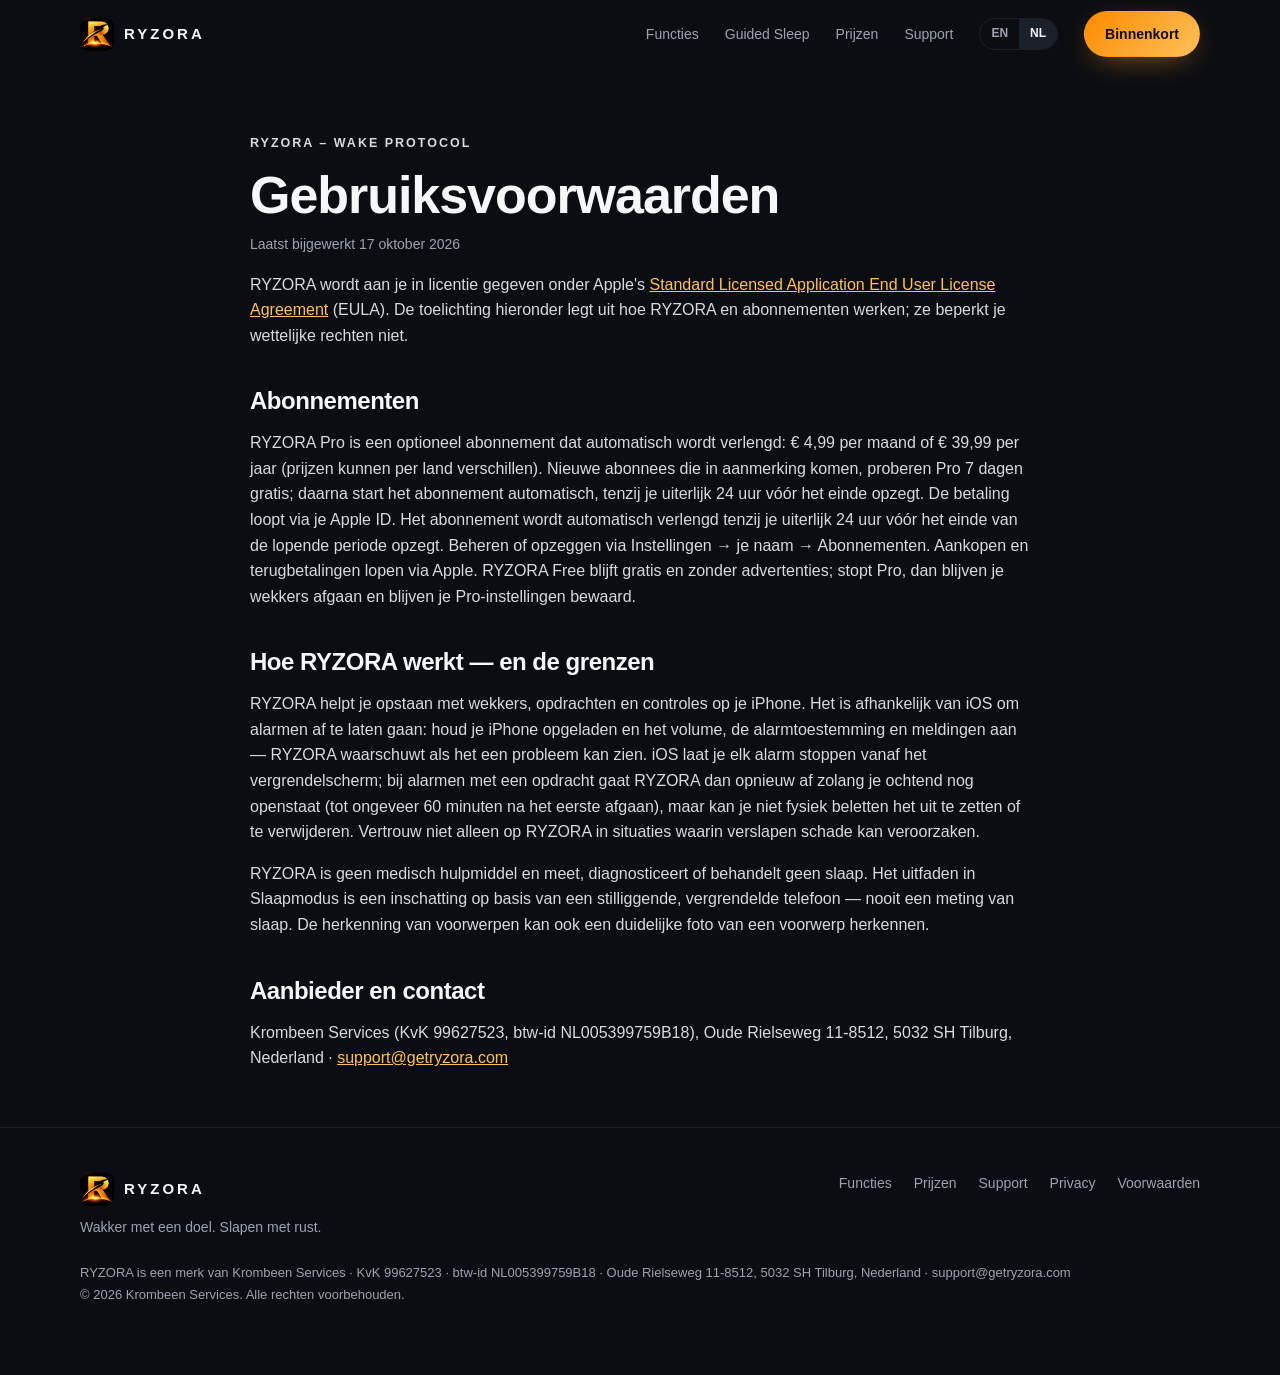
<file: nl/terms/index.html>
<!doctype html><html lang="nl" class="no-js"><head><meta charset="utf-8">
<meta name="viewport" content="width=device-width,initial-scale=1,viewport-fit=cover">
<title>Gebruiksvoorwaarden · RYZORA – Wake Protocol</title><meta name="description" content="RYZORA terms">
<link rel="canonical" href="https://getryzora.com/nl/terms/"><link rel="alternate" hreflang="nl" href="https://getryzora.com/nl/terms/">
<link rel="alternate" hreflang="en" href="https://getryzora.com/terms/"><link rel="alternate" hreflang="x-default" href="https://getryzora.com/terms/">
<meta property="og:type" content="website"><meta property="og:site_name" content="RYZORA"><meta property="og:title" content="Gebruiksvoorwaarden · RYZORA – Wake Protocol">
<meta property="og:description" content="RYZORA terms"><meta property="og:url" content="https://getryzora.com/nl/terms/"><meta property="og:image" content="https://getryzora.com/assets/og.png">
<meta property="og:locale" content="nl_NL"><meta name="twitter:card" content="summary_large_image">
<meta name="theme-color" content="#0B0D12"><meta name="color-scheme" content="dark">
<link rel="icon" href="/assets/favicon-32.png" sizes="32x32"><link rel="apple-touch-icon" href="/assets/apple-touch-icon.png">
<link rel="stylesheet" href="/assets/style.css?v=20261026b"><script src="/assets/site.js?v=20261026b" defer></script></head><body><a class="skip" href="#main">Naar de inhoud</a><header class="nav"><div class="wrap">
<a class="brand" href="/nl/" aria-label="RYZORA home"><img src="/assets/icon-256.png" alt="" width="34" height="34">RYZORA</a>
<button class="menu-btn" type="button" aria-expanded="false" aria-controls="links" aria-label="Menu openen"
data-label-open="Menu" data-label-close="Sluiten" data-aria-open="Menu openen" data-aria-close="Menu sluiten">Menu</button>
<nav class="links" id="links" aria-label="Main"><a href="/nl/features/">Functies</a><a href="/nl/features/#guided-sleep">Guided Sleep</a><a href="/nl/pricing/">Prijzen</a><a href="/nl/support/">Support</a><div class="lang" role="group" aria-label="Language"><a href="/terms/" hreflang="en" lang="en">EN</a><a href="/nl/terms/" hreflang="nl" lang="nl" aria-current="true">NL</a></div><span class="pill gold soon" aria-label="Binnenkort in de App Store">Binnenkort</span></nav></div></header><main id="main">
<section class="page"><div class="wrap"><p class="eyebrow">RYZORA – Wake Protocol</p><h1>Gebruiksvoorwaarden</h1><p class="meta">Laatst bijgewerkt 17 oktober 2026</p>
<p>RYZORA wordt aan je in licentie gegeven onder Apple's <a href="https://www.apple.com/legal/internet-services/itunes/dev/stdeula/">Standard Licensed Application End User License Agreement</a> (EULA). De toelichting hieronder legt uit hoe RYZORA en abonnementen werken; ze beperkt je wettelijke rechten niet.</p>
<h2>Abonnementen</h2><p>RYZORA Pro is een optioneel abonnement dat automatisch wordt verlengd: €&nbsp;4,99 per maand of €&nbsp;39,99 per jaar (prijzen kunnen per land verschillen). Nieuwe abonnees die in aanmerking komen, proberen Pro 7 dagen gratis; daarna start het abonnement automatisch, tenzij je uiterlijk 24 uur vóór het einde opzegt. De betaling loopt via je Apple ID. Het abonnement wordt automatisch verlengd tenzij je uiterlijk 24 uur vóór het einde van de lopende periode opzegt. Beheren of opzeggen via Instellingen → je naam → Abonnementen. Aankopen en terugbetalingen lopen via Apple. RYZORA Free blijft gratis en zonder advertenties; stopt Pro, dan blijven je wekkers afgaan en blijven je Pro-instellingen bewaard.</p>
<h2>Hoe RYZORA werkt — en de grenzen</h2><p>RYZORA helpt je opstaan met wekkers, opdrachten en controles op je iPhone. Het is afhankelijk van iOS om alarmen af te laten gaan: houd je iPhone opgeladen en het volume, de alarmtoestemming en meldingen aan — RYZORA waarschuwt als het een probleem kan zien. iOS laat je elk alarm stoppen vanaf het vergrendelscherm; bij alarmen met een opdracht gaat RYZORA dan opnieuw af zolang je ochtend nog openstaat (tot ongeveer 60 minuten na het eerste afgaan), maar kan je niet fysiek beletten het uit te zetten of te verwijderen. Vertrouw niet alleen op RYZORA in situaties waarin verslapen schade kan veroorzaken.</p>
<p>RYZORA is geen medisch hulpmiddel en meet, diagnosticeert of behandelt geen slaap. Het uitfaden in Slaapmodus is een inschatting op basis van een stilliggende, vergrendelde telefoon — nooit een meting van slaap. De herkenning van voorwerpen kan ook een duidelijke foto van een voorwerp herkennen.</p>
<h2>Aanbieder en contact</h2><p>Krombeen Services (KvK 99627523, <span style="white-space:nowrap">btw-id NL005399759B18</span>), Oude Rielseweg 11-8512, 5032 SH Tilburg, Nederland · <a href="mailto:support@getryzora.com">support@getryzora.com</a></p></div></section></main><footer><div class="wrap"><div class="cols">
<div><a class="brand" href="/nl/"><img src="/assets/icon-256.png" alt="" width="34" height="34">RYZORA</a>
<p style="margin:10px 0 0">Wakker met een doel. Slapen met rust.</p></div><nav aria-label="Footer"><a href="/nl/features/">Functies</a><a href="/nl/pricing/">Prijzen</a><a href="/nl/support/">Support</a><a href="/nl/privacy/">Privacy</a><a href="/nl/terms/">Voorwaarden</a></nav></div>
<p class="legal">RYZORA is een merk van Krombeen Services · KvK 99627523 · <span style="white-space:nowrap">btw-id NL005399759B18</span> · Oude Rielseweg 11-8512, 5032 SH Tilburg, Nederland · <a href="mailto:support@getryzora.com">support@getryzora.com</a><br>
© 2026 Krombeen Services. Alle rechten voorbehouden.</p></div></footer></body></html>
</file>
<file: assets/style.css>
/* RYZORA — getryzora.com. Colours are the app's own tokens (docs/DESIGN_SYSTEM.md): midnight #0B0D12, surfaces
   #14171E / #1C2029, text #F5F7FA / #9CA3AF, amber #FF9F1C with the signature gradient #FF8A00 → #FFC15A. */
:root{
  --bg:#0B0D12;--bg2:#10131A;--surface:#14171E;--surface2:#1C2029;--line:rgba(255,255,255,.08);
  --fg:#F5F7FA;--muted:#9CA3AF;--accent:#FF9F1C;--accent-hi:#FFC15A;--grad:linear-gradient(135deg,#FF8A00,#FFC15A);
  --glow:rgba(255,159,28,.18);--blue:rgba(70,110,200,.16);--radius:20px;--max:1160px;
  --font:Inter,-apple-system,BlinkMacSystemFont,"SF Pro Display","Segoe UI",Roboto,sans-serif;
}
*{box-sizing:border-box}html{scroll-behavior:smooth;-webkit-text-size-adjust:100%}
@media (prefers-reduced-motion:reduce){html{scroll-behavior:auto}}
body{margin:0;background:var(--bg);color:var(--fg);font:16px/1.6 var(--font);-webkit-font-smoothing:antialiased;overflow-x:hidden}
img{max-width:100%;display:block}a{color:var(--accent-hi)}a:hover{color:#fff}
:focus-visible{outline:2px solid var(--accent);outline-offset:3px;border-radius:6px}
.wrap{max-width:var(--max);margin:0 auto;padding:0 20px}
.skip{position:absolute;left:-999px;top:8px;background:var(--accent);color:#0B0D12;padding:8px 14px;border-radius:8px;z-index:100}
.skip:focus{left:12px}

/* Navigation */
.nav{position:sticky;top:0;z-index:50;transition:background .3s,border-color .3s;border-bottom:1px solid transparent}
.nav.scrolled{background:rgba(11,13,18,.78);backdrop-filter:saturate(1.4) blur(14px);-webkit-backdrop-filter:saturate(1.4) blur(14px);border-color:var(--line)}
.nav .wrap{display:flex;align-items:center;gap:20px;height:68px}
.brand{display:flex;align-items:center;gap:10px;color:var(--fg);text-decoration:none;font-weight:700;letter-spacing:.2em;font-size:15px}
.brand img{width:34px;height:34px;border-radius:9px}
.links{display:flex;gap:26px;margin-left:auto;align-items:center}
.links a{color:var(--muted);text-decoration:none;font-size:14px;font-weight:500}.links a:hover,.links a[aria-current]{color:var(--fg)}
.lang{display:flex;border:1px solid var(--line);border-radius:999px;overflow:hidden}
.lang a{padding:5px 11px;font-size:12px;font-weight:600;color:var(--muted);text-decoration:none}
.lang a[aria-current]{background:var(--surface2);color:var(--fg)}
.pill{display:inline-flex;align-items:center;gap:8px;border-radius:999px;font-weight:600;font-size:14px;padding:11px 20px;text-decoration:none;border:1px solid transparent;transition:transform .2s,box-shadow .2s,background .2s}
.pill.gold{background:var(--grad);color:#0B0D12;box-shadow:0 8px 30px -10px rgba(255,159,28,.6)}
.pill.gold:hover{transform:translateY(-1px);box-shadow:0 12px 36px -10px rgba(255,159,28,.75);color:#0B0D12}
.pill.ghost{border-color:rgba(255,255,255,.18);color:var(--fg)}.pill.ghost:hover{background:rgba(255,255,255,.06);color:#fff}
.pill.soon{cursor:default}
.menu-btn{display:none;margin-left:auto;background:none;border:1px solid var(--line);color:var(--fg);border-radius:10px;padding:8px 10px;font:inherit;font-size:14px}
@media (max-width:860px){
  .menu-btn{display:block}.links{display:none;position:absolute;top:68px;left:0;right:0;flex-direction:column;align-items:flex-start;gap:4px;
    background:var(--bg);border-bottom:1px solid var(--line);padding:12px 20px 20px}
  .links.open{display:flex}.links a{font-size:16px;padding:8px 0}.links .pill{margin-top:8px}
  /* Tap targets (25 Oct 2026): Menu button, menu links and EN/NL switch at least 44 px */
  .menu-btn{min-height:44px;min-width:44px;padding:10px 14px}.links a{padding:10px 0}.links .lang a{padding:10px 18px}
  /* Open menu (26 Oct 2026): panel and sticky header fully opaque, so no page text shows through */
  .nav.menu-open{background:var(--bg);-webkit-backdrop-filter:none;backdrop-filter:none;border-color:var(--line);transition:none}
}

/* Sections */
section{position:relative;padding:96px 0}
.eyebrow{color:var(--accent);font-size:12.5px;font-weight:700;letter-spacing:.16em;text-transform:uppercase;margin:0 0 14px}
h1,h2,h3{letter-spacing:-.02em;line-height:1.08;margin:0}
h1{font-size:clamp(38px,5.2vw,66px);font-weight:800}
@media (min-width:901px){.hero h1 .line{white-space:nowrap}}
/* NL: the longest line ("Wakker met een doel.") is wider than the hero column; one step smaller so it never runs behind the phones */
@media (min-width:901px){html[lang=nl] .hero h1{font-size:clamp(34px,4.5vw,56px)}}
h2{font-size:clamp(30px,4vw,46px);font-weight:750}
h3{font-size:19px;font-weight:650;letter-spacing:-.01em}
.gold-text{background:var(--grad);-webkit-background-clip:text;background-clip:text;color:transparent}
.lead{color:var(--muted);font-size:18px;max-width:560px;margin:18px 0 0}
.center{text-align:center}.center .lead{margin-left:auto;margin-right:auto}
.split{display:grid;grid-template-columns:1fr 1fr;gap:56px;align-items:center}
.split>*,.plans>*,.cards>*{min-width:0}
@media (max-width:900px){.split{grid-template-columns:1fr;gap:40px}section{padding:72px 0}}
.checks{list-style:none;padding:0;margin:24px 0 0;display:grid;gap:11px}
.checks li{display:flex;gap:11px;align-items:flex-start;color:#D6DAE1}
.checks li::before{content:"✓";flex:0 0 20px;height:20px;margin-top:2px;border-radius:50%;background:var(--grad);color:#0B0D12;font-size:12px;font-weight:800;line-height:20px;text-align:center}
.actions{display:flex;gap:12px;flex-wrap:wrap;margin-top:30px}

/* Hero */
.hero{padding:56px 0 40px;overflow:hidden}
.hero::before{content:"";position:absolute;inset:-20% -10% auto;height:120%;pointer-events:none;
  background:radial-gradient(600px 380px at 78% 30%,var(--glow),transparent 70%),radial-gradient(700px 500px at 15% 10%,var(--blue),transparent 70%)}
.hero .split{grid-template-columns:1.05fr 1fr}
@media (max-width:900px){.hero .split{grid-template-columns:1fr}}  /* stack on tablet/phone (the rule above outranks .split's own breakpoint) */
.hero h1 .line{display:block}
.mini{display:flex;gap:26px;flex-wrap:wrap;margin-top:40px}
.mini div{display:flex;gap:10px;align-items:center;color:var(--muted);font-size:13px;line-height:1.35}
.mini b{display:block;color:var(--fg);font-weight:600;font-size:13.5px}
.mini .ic{width:38px;height:38px;border-radius:50%;background:var(--surface2);display:grid;place-items:center;color:var(--accent);font-size:17px}

/* iPhone frames — the screenshots inside are untouched captures of the real app */
.phones{position:relative;height:620px}
.phone{position:absolute;width:236px;aspect-ratio:1320/2868;border-radius:44px;padding:9px;
  background:linear-gradient(145deg,#3a3f4b,#16181e 40%,#2a2d35);box-shadow:0 40px 80px -30px rgba(0,0,0,.9),0 0 0 1px rgba(255,255,255,.06),0 0 60px -10px var(--glow);
  transition:transform .8s cubic-bezier(.2,.7,.2,1)}
.phone img{width:100%;height:100%;object-fit:cover;border-radius:36px;background:#0B0D12}
.phone::after{content:"";position:absolute;top:18px;left:50%;width:30%;height:22px;transform:translateX(-50%);background:#000;border-radius:14px}
.phones .p1{left:0;top:80px;transform:rotate(-8deg)}
.phones .p2{left:calc(50% - 140px);top:0;z-index:2;width:280px}
.phones .p3{right:0;top:90px;transform:rotate(8deg)}
@media (max-width:1100px){.phones{height:540px}.phone{width:200px}.phones .p2{width:236px;left:calc(50% - 118px)}}
@media (max-width:900px){.phones{height:500px;max-width:520px;margin:0 auto}.phone{width:200px}.phones .p2{width:214px;left:calc(50% - 107px)}.phones .p1{left:0}.phones .p3{right:0}}
@media (max-width:520px){.phones{height:420px}.phone{width:160px;border-radius:30px;padding:6px}.phone img{border-radius:25px}.phone::after{top:12px;height:14px}
  .phones .p2{width:176px;left:calc(50% - 88px)}.phones .p1{left:-6px;top:60px}.phones .p3{right:-6px;top:66px}}
.float{animation:float 9s ease-in-out infinite}
@keyframes float{0%,100%{translate:0 0}50%{translate:0 -8px}}
@media (prefers-reduced-motion:reduce){.float{animation:none}}

/* Cards */
.cards{display:grid;grid-template-columns:repeat(3,1fr);gap:18px;margin-top:40px}
@media (max-width:900px){.cards{grid-template-columns:1fr}}
.card{background:linear-gradient(180deg,rgba(28,32,41,.9),rgba(20,23,30,.9));border:1px solid var(--line);border-radius:var(--radius);padding:24px;
  transition:transform .25s,border-color .25s,box-shadow .25s;text-decoration:none;color:inherit;display:block}
a.card:hover{transform:translateY(-3px);border-color:rgba(255,159,28,.35);box-shadow:0 20px 50px -30px rgba(255,159,28,.45);color:inherit}
.card .ic{width:52px;height:52px;border-radius:50%;display:grid;place-items:center;font-size:24px;margin-bottom:16px;
  background:radial-gradient(circle at 30% 30%,rgba(255,193,90,.35),rgba(255,138,0,.12));color:var(--accent-hi)}
.card p{color:var(--muted);margin:8px 0 0;font-size:15px}
.band{background:linear-gradient(180deg,var(--bg),var(--bg2) 30%,var(--bg))}

/* Screens row */
.screens{display:flex;gap:18px;justify-content:center;align-items:flex-start}
.screens .phone{position:relative;width:200px}
.split.wide{grid-template-columns:minmax(0,1fr) auto}
@media (max-width:1180px){.screens .phone{width:170px}}
@media (max-width:900px){.split.wide{grid-template-columns:1fr}}
.screens .phone:nth-child(2){margin-top:40px}.screens .phone:nth-child(3){margin-top:80px}
@media (max-width:900px){.screens{overflow-x:auto;justify-content:flex-start;padding:10px 4px 30px;scroll-snap-type:x mandatory}
  .screens .phone{flex:0 0 200px;scroll-snap-align:center}.screens .phone:nth-child(n){margin-top:0}}
.caption{text-align:center;color:var(--muted);font-size:13px;margin-top:12px}

/* Night sky for Guided Sleep */
.night{background:radial-gradient(900px 500px at 70% 20%,rgba(60,90,170,.22),transparent 70%),linear-gradient(180deg,#0B0D12,#0D1220 50%,#0B0D12);overflow:hidden}
.night::before{content:"";position:absolute;inset:0;pointer-events:none;opacity:.55;background-image:
  radial-gradient(1px 1px at 12% 18%,#fff,transparent),radial-gradient(1px 1px at 28% 62%,#cfd8ff,transparent),radial-gradient(1.5px 1.5px at 44% 28%,#fff,transparent),
  radial-gradient(1px 1px at 63% 12%,#fff,transparent),radial-gradient(1px 1px at 72% 48%,#dfe6ff,transparent),radial-gradient(1.5px 1.5px at 86% 22%,#fff,transparent),
  radial-gradient(1px 1px at 92% 70%,#fff,transparent),radial-gradient(1px 1px at 8% 80%,#e9eeff,transparent),radial-gradient(1px 1px at 52% 84%,#fff,transparent)}
.moon{position:absolute;right:8%;top:90px;width:64px;height:64px;border-radius:50%;background:radial-gradient(circle at 35% 35%,#fff7e0,#e8dcc0 60%,#b9ab8c);box-shadow:0 0 60px 10px rgba(255,236,190,.18)}

/* Pricing */
.plans{display:grid;grid-template-columns:1fr 1fr;gap:20px;margin-top:40px;align-items:stretch}
@media (max-width:820px){.plans{grid-template-columns:1fr}}
.plan{position:relative;background:var(--surface);border:1px solid var(--line);border-radius:24px;padding:30px;display:flex;flex-direction:column}
.plan.pro{border-color:rgba(255,159,28,.45);box-shadow:0 30px 80px -40px rgba(255,159,28,.5)}
.plan .tag{position:absolute;top:-12px;right:22px;background:var(--grad);color:#0B0D12;font-size:12px;font-weight:700;padding:5px 12px;border-radius:999px}
.plan h3{font-size:22px}.plan .price{font-size:30px;font-weight:750;margin:14px 0 2px}.plan .price small{font-size:15px;color:var(--muted);font-weight:500;display:inline-block;line-height:1.45}
.plan .checks{margin-bottom:24px}.plan .pill{margin-top:auto;justify-content:center}
.fine{color:var(--muted);font-size:13.5px;margin-top:22px}

/* CTA + footer */
.cta{overflow:hidden;background:radial-gradient(800px 360px at 50% 120%,rgba(255,159,28,.22),transparent 70%),linear-gradient(180deg,var(--bg),#121621)}
.cta .cta-box{display:flex;gap:30px;align-items:center;justify-content:space-between;flex-wrap:wrap}
.store{display:inline-flex;align-items:center;gap:12px;border:1px solid rgba(255,255,255,.25);border-radius:14px;padding:10px 18px;color:var(--fg);background:#000}
.store small{display:block;font-size:11px;color:var(--muted)}.store b{font-size:20px;font-weight:600;letter-spacing:-.01em}
footer{border-top:1px solid var(--line);padding:44px 0 56px;color:var(--muted);font-size:14px}
footer .cols{display:flex;gap:40px;flex-wrap:wrap;justify-content:space-between}
footer nav{display:flex;gap:22px;flex-wrap:wrap}footer a{color:var(--muted);text-decoration:none}footer a:hover{color:var(--fg)}
footer .legal{margin-top:24px;font-size:13px;line-height:1.7}
/* Tap targets (24 Oct 2026): footer links 44 px high; inline links in running text get a taller hit area without moving the text.
   Touch widths only (25 Oct): the desktop footer stays exactly as it was. */
@media (max-width:860px){footer nav{gap:0 22px}footer nav a{display:inline-block;padding:11px 0}
  footer .legal a,.fine a{padding:14px 0}footer .brand{padding:5px 0}}

/* Text pages */
.page{padding:64px 0 40px}.page .wrap{max-width:820px}
.page h1{font-size:clamp(30px,5vw,52px);-webkit-hyphens:auto;hyphens:auto;overflow-wrap:break-word}.page h2{font-size:24px;margin:40px 0 10px}.page p,.page li{color:#D6DAE1}
.page .meta{color:var(--muted);font-size:14px;margin-top:10px}
.box{background:var(--surface);border:1px solid var(--line);border-radius:16px;padding:20px;margin:20px 0}
details{background:var(--surface);border:1px solid var(--line);border-radius:14px;padding:16px 18px;margin:10px 0}
summary{cursor:pointer;font-weight:600}details p{margin:10px 0 0;color:var(--muted)}
.feature{display:grid;grid-template-columns:240px 1fr;gap:40px;align-items:center;margin:56px 0}
.feature .phone{position:relative;width:240px}
@media (max-width:760px){.feature{grid-template-columns:1fr}.feature .phone{margin:0 auto;width:220px}}

/* Reveal on scroll */
.reveal{opacity:0;transform:translateY(18px);transition:opacity .9s ease,transform .9s cubic-bezier(.2,.7,.2,1)}
.reveal.in{opacity:1;transform:none}
@media (prefers-reduced-motion:reduce){.reveal{opacity:1;transform:none;transition:none}.phone{transition:none}}
.no-js .reveal{opacity:1;transform:none}
/* Premium compositions (19 Oct 2026): the real screenshots in device frames; CSS crops the composition's empty half and
   fades its edges into the section, so the text beside it stays HTML at every width. */
.art{position:relative;width:100%;aspect-ratio:1344/1500;overflow:hidden;
  --fade-x:linear-gradient(to right,transparent,#000 24%,#000 82%,transparent);--fade-y:linear-gradient(transparent,#000 14%,#000 86%,transparent);
  -webkit-mask-image:var(--fade-x),var(--fade-y);-webkit-mask-composite:source-in;mask-image:var(--fade-x),var(--fade-y);mask-composite:intersect}
.art.left{--fade-x:linear-gradient(to left,transparent,#000 24%,#000 82%,transparent)}
.art img{width:100%;height:100%;object-fit:cover;object-position:100% 50%;display:block}
.art.left img{object-position:14% 50%}
.split.wide .art{width:560px;max-width:100%}
@media (max-width:1180px){.split.wide .art{width:480px}}
@media (max-width:900px){.art{max-width:520px;margin:0 auto}.split.wide .art{width:100%;max-width:520px}}
/* Phones (26 Oct 2026, Tristan: "half afgesneden, niet clean"): no phone is ever cropped. .whole = an image whose phones
   are all complete (hero, wake), shown as is without the edge fade; at ≤640 px every section shows one whole upright phone
   (<picture> source), sized so the complete device fits the screen. */
.art.whole{-webkit-mask-image:none;mask-image:none}
.art.whole img{object-fit:contain}
.art picture{display:contents}
@media (max-width:900px){.split,.hero .split,.split.wide{grid-template-columns:minmax(0,1fr)}}
@media (max-width:640px){
  section{padding:56px 0}
  .hero{padding:40px 0 24px}
  .split{gap:32px}
  .art,.art.left,.split.wide .art{aspect-ratio:900/1600;width:300px;max-width:100%;margin:0 auto;-webkit-mask-image:none;mask-image:none}
  .art img,.art.left img{object-fit:contain;object-position:50% 50%}
  .plan .price{line-height:1.2}.plan .price small{display:block;margin-top:4px}
  .night{padding-top:96px}.moon{top:26px;right:22px;width:48px;height:48px}   /* moon above the Sleep phone, not on it */
}
</file>
